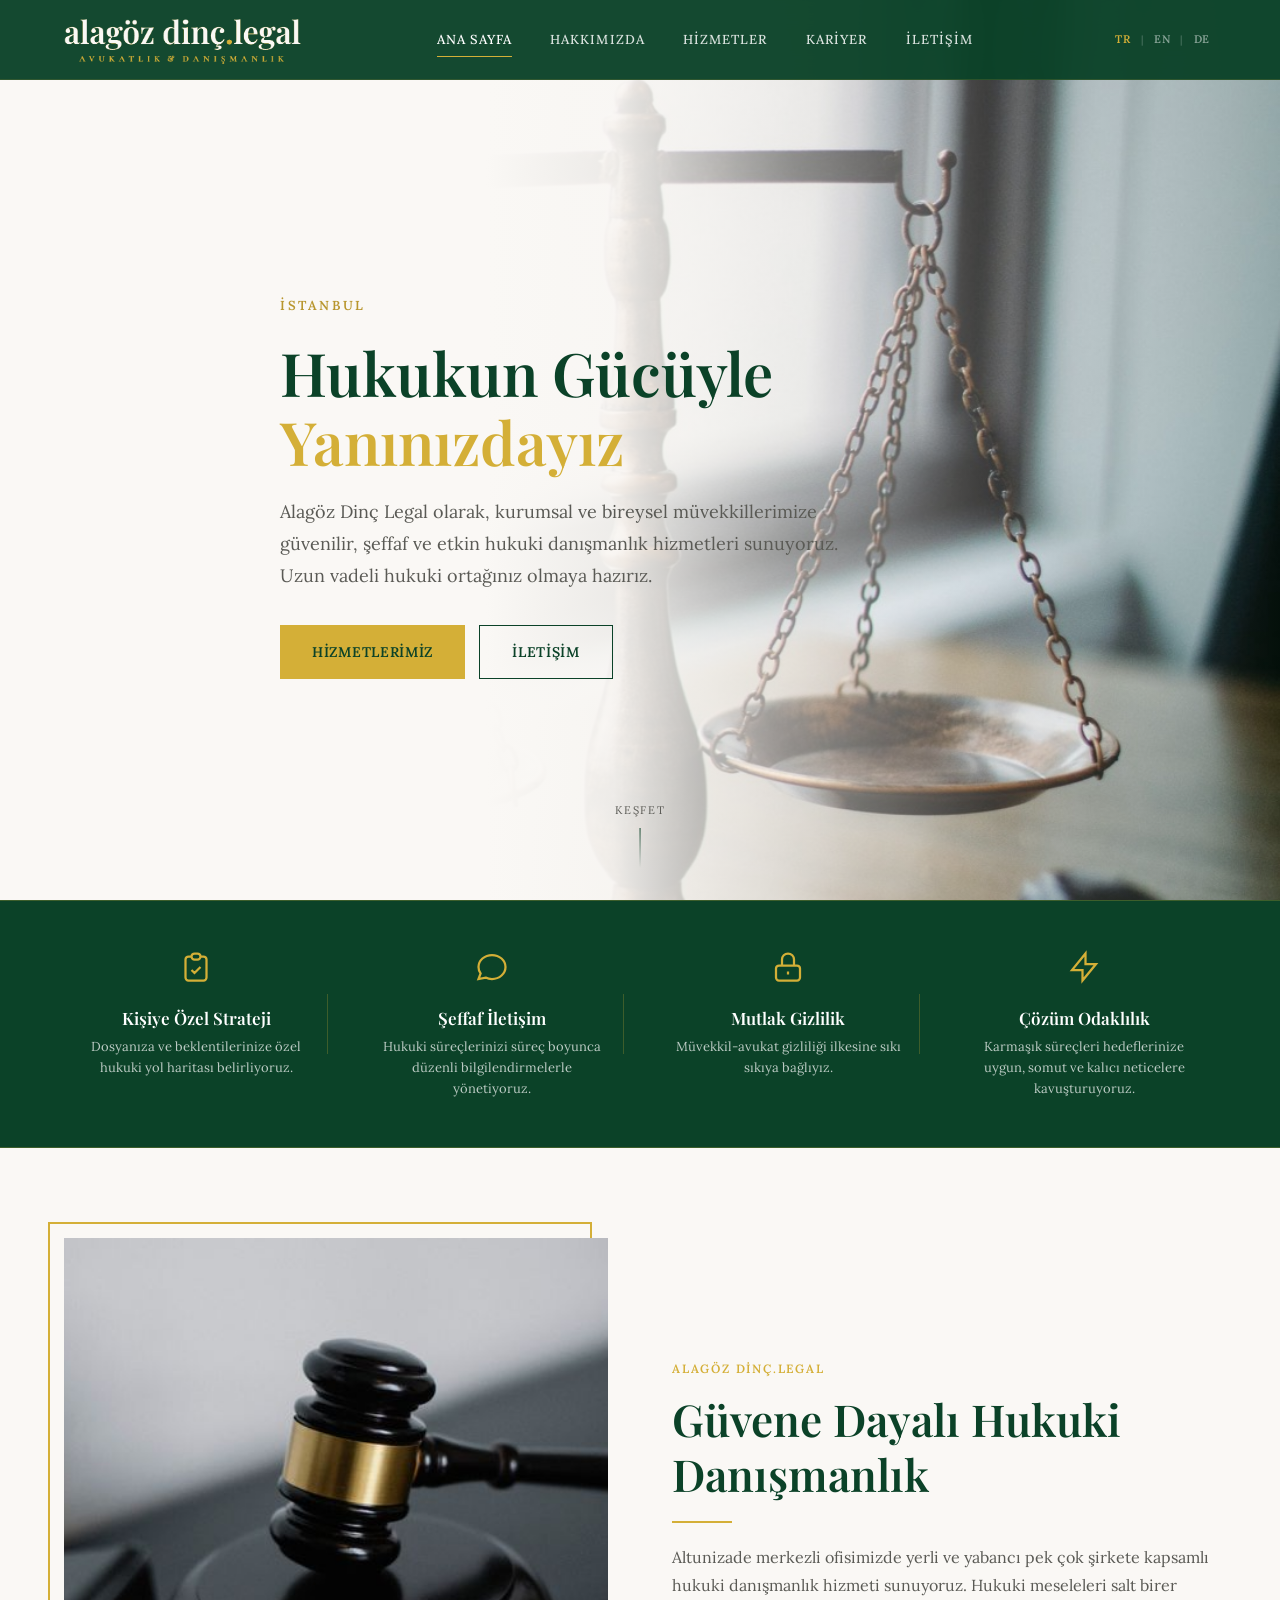
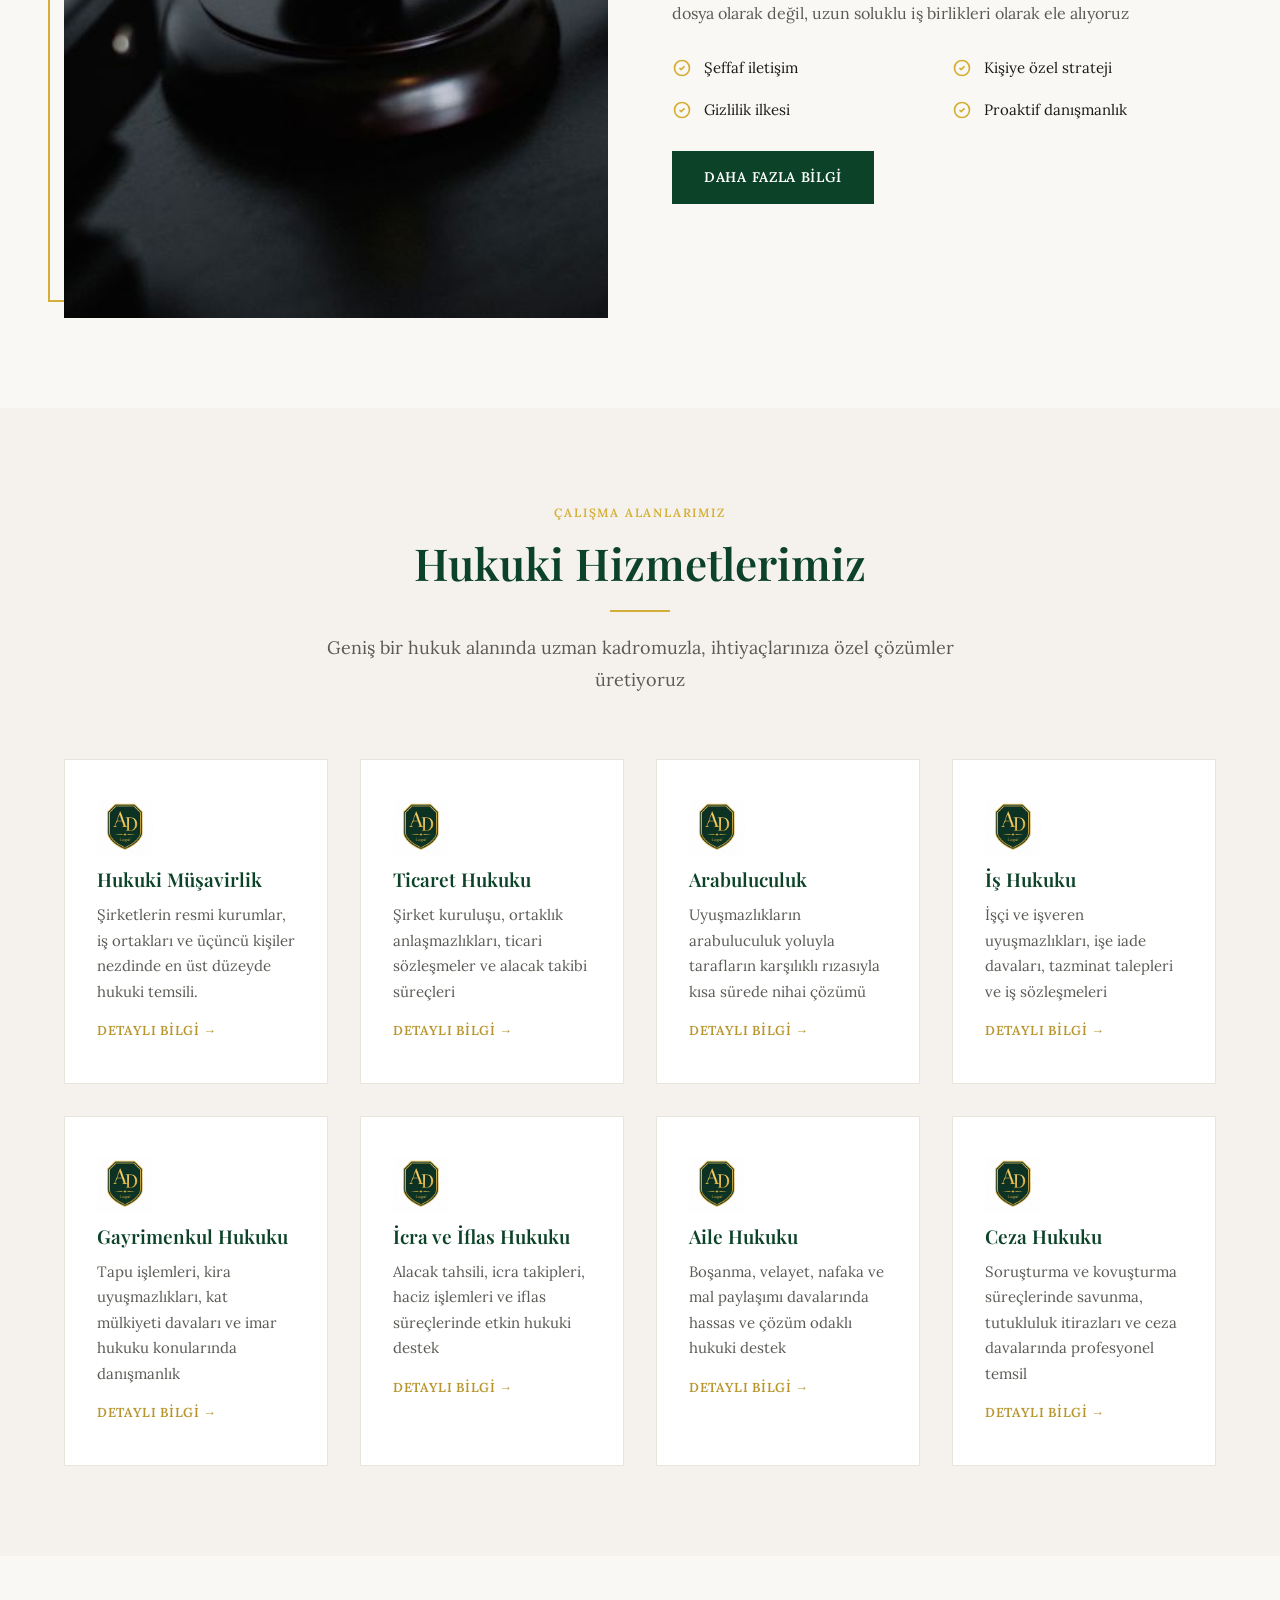
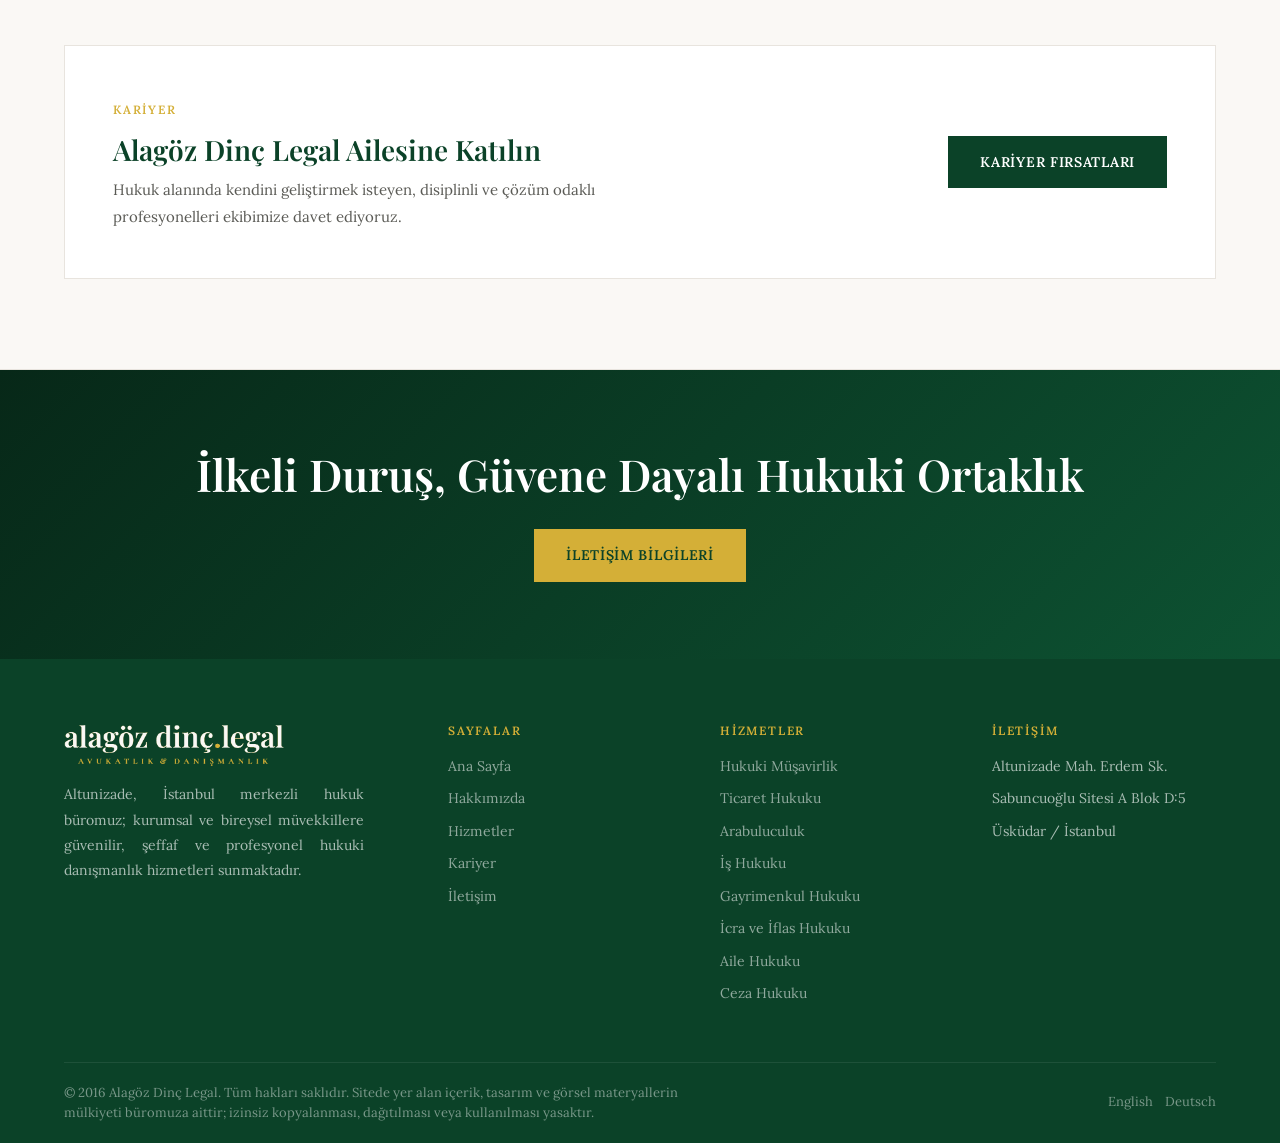
<file: index.html>
<!DOCTYPE html>
<html lang="tr">
<head>
  <meta charset="UTF-8">
  <meta name="viewport" content="width=device-width, initial-scale=1.0">
  <title>Alagöz Dinç Legal | İstanbul — Hukuki Müşavirlik ve Danışmanlık</title>
  <meta name="description" content="Alagöz Dinç Legal — İstanbul'da hukuki müşavirlik, ticaret hukuku, arabuluculuk ve iş hukuku alanlarında uzman avukatlık. Kurumsal ve bireysel müvekkillere güvenilir danışmanlık.">
  <meta name="keywords" content="Alagöz Dinç Legal, İstanbul avukat, hukuki müşavirlik, ticaret hukuku, arabuluculuk, iş hukuku, gayrimenkul hukuku, icra iflas, aile hukuku, ceza hukuku, hukuk bürosu">
  <meta name="author" content="Alagöz Dinç Legal">
  <meta name="robots" content="index, follow">
  <link rel="canonical" href="https://alagozdinc.legal/">
  <link rel="alternate" hreflang="tr" href="https://alagozdinc.legal/">
  <link rel="alternate" hreflang="en" href="https://alagozdinc.legal/en/">
  <link rel="alternate" hreflang="de" href="https://alagozdinc.legal/de/">
  <link rel="alternate" hreflang="x-default" href="https://alagozdinc.legal/">

  <meta property="og:type" content="website">
  <meta property="og:site_name" content="Alagöz Dinç Legal">
  <meta property="og:image" content="https://alagozdinc.legal/images/logo.png">
  <meta property="og:image:width" content="977">
  <meta property="og:image:height" content="245">
  <meta property="og:title" content="Alagöz Dinç Legal | İstanbul — Hukuki Müşavirlik ve Danışmanlık">
  <meta property="og:description" content="İstanbul'da hukuki müşavirlik, ticaret hukuku, arabuluculuk ve iş hukuku alanlarında profesyonel hukuki danışmanlık.">
  <meta property="og:url" content="https://alagozdinc.legal/">
  <meta property="og:locale" content="tr_TR">
  <meta property="og:locale:alternate" content="en_US">
  <meta property="og:locale:alternate" content="de_DE">
  <meta name="twitter:card" content="summary_large_image">
  <meta name="twitter:title" content="Alagöz Dinç Legal | İstanbul — Hukuki Müşavirlik ve Danışmanlık">
  <meta name="twitter:description" content="İstanbul'da hukuki müşavirlik, ticaret hukuku, arabuluculuk ve iş hukuku alanlarında profesyonel hukuki danışmanlık.">
  <meta name="twitter:image" content="https://alagozdinc.legal/images/logo.png">

  <link rel="preconnect" href="https://fonts.googleapis.com">
  <link rel="preconnect" href="https://fonts.gstatic.com" crossorigin>
  <link href="https://fonts.googleapis.com/css2?family=Lora:ital,wght@0,400;0,500;0,600;1,400&family=Playfair+Display:wght@600;700&display=swap" rel="stylesheet">
  <link rel="icon" href="favicon.svg" type="image/svg+xml">
  <link rel="icon" href="favicon-32.png" type="image/png" sizes="32x32">
  <link rel="icon" href="favicon-16.png" type="image/png" sizes="16x16">
  <link rel="apple-touch-icon" href="apple-touch-icon.png">
  <link rel="preload" as="image" href="images/hero.jpg">
  <link rel="stylesheet" href="css/main.css">

  <script type="application/ld+json">
  {
    "@context": "https://schema.org",
    "@type": "LegalService",
    "name": "Alagöz Dinç Legal",
    "url": "https://alagozdinc.legal",
    "description": "Altunizade, İstanbul merkezli kurumsal ve bireysel hukuki danışmanlık hizmetleri.",
    "address": {
      "@type": "PostalAddress",
      "streetAddress": "Altunizade Mah. Erdem Sk. Sabuncuoğlu Sitesi A Blok D:5",
      "addressLocality": "İstanbul",
      "addressRegion": "İstanbul",
      "addressCountry": "TR"
    },
    "areaServed": "İstanbul",
    "priceRange": "$$",
    "knowsAbout": [
      "Hukuki Müşavirlik",
      "Ticaret Hukuku",
      "Arabuluculuk",
      "İş Hukuku",
      "Gayrimenkul Hukuku",
      "İcra ve İflas Hukuku",
      "Aile Hukuku",
      "Ceza Hukuku"
    ],
    "hasOfferCatalog": {
      "@type": "OfferCatalog",
      "name": "Hukuki Hizmetler",
      "itemListElement": [
        {"@type": "Offer", "itemOffered": {"@type": "Service", "name": "Hukuki Müşavirlik", "url": "https://alagozdinc.legal/hizmetler.html#musavirlik"}},
        {"@type": "Offer", "itemOffered": {"@type": "Service", "name": "Ticaret Hukuku", "url": "https://alagozdinc.legal/hizmetler.html#ticaret"}},
        {"@type": "Offer", "itemOffered": {"@type": "Service", "name": "Arabuluculuk", "url": "https://alagozdinc.legal/hizmetler.html#arabuluculuk"}},
        {"@type": "Offer", "itemOffered": {"@type": "Service", "name": "İş Hukuku", "url": "https://alagozdinc.legal/hizmetler.html#is"}},
        {"@type": "Offer", "itemOffered": {"@type": "Service", "name": "Gayrimenkul Hukuku", "url": "https://alagozdinc.legal/hizmetler.html#gayrimenkul"}},
        {"@type": "Offer", "itemOffered": {"@type": "Service", "name": "İcra ve İflas Hukuku", "url": "https://alagozdinc.legal/hizmetler.html#icra"}},
        {"@type": "Offer", "itemOffered": {"@type": "Service", "name": "Aile Hukuku", "url": "https://alagozdinc.legal/hizmetler.html#aile"}},
        {"@type": "Offer", "itemOffered": {"@type": "Service", "name": "Ceza Hukuku", "url": "https://alagozdinc.legal/hizmetler.html#ceza"}}
      ]
    }
  }
  </script>
</head>
<body>

  <header class="site-header" role="banner">
    <div class="container header-inner">
      <a href="index.html" class="logo" aria-label="alagöz dinç.legal — Ana Sayfa">
        <img src="images/ad-logo-2-light.png" alt="alagöz dinç.legal — Avukatlık & Danışmanlık" class="logo-img" width="240" height="60" decoding="async">
      </a>
      <nav class="main-nav" role="navigation" aria-label="Ana menü">
        <a href="index.html" class="active">Ana Sayfa</a>
        <a href="hakkimizda.html">Hakkımızda</a>
        <a href="hizmetler.html">Hizmetler</a>
        <a href="kariyer.html">Kariyer</a>
        <a href="iletisim.html">İletişim</a>
      </nav>
      <div class="header-actions">
        <div class="lang-switch" aria-label="Dil seçimi">
          <a href="index.html" class="active" lang="tr">TR</a>
          <span class="sep">|</span>
          <a href="en/index.html" lang="en">EN</a>
          <span class="sep">|</span>
          <a href="de/index.html" lang="de">DE</a>
        </div>
        <button class="menu-toggle" aria-label="Menüyü aç/kapat" aria-expanded="false">
          <span></span><span></span><span></span>
        </button>
      </div>
    </div>
  </header>

  <main>
    <section class="hero hero-light" aria-label="Giriş">
      <div class="hero-bg" style="background-image: url('images/hero.jpg');" role="img" aria-label="Hukuk ve adalet temalı profesyonel görsel"></div>
      <video class="hero-video" data-src="videos/hero.mp4" poster="images/hero.jpg" muted loop playsinline preload="none" aria-hidden="true"></video>
      <div class="hero-overlay"></div>
      <div class="container hero-content">
        <p class="hero-label">İstanbul</p>
        <h1 class="hero-title">Hukukun Gücüyle<br><em>Yanınızdayız</em></h1>
        <p class="hero-desc">Alagöz Dinç Legal olarak, kurumsal ve bireysel müvekkillerimize güvenilir, şeffaf ve etkin hukuki danışmanlık hizmetleri sunuyoruz. Uzun vadeli hukuki ortağınız olmaya hazırız.</p>
        <div class="hero-actions">
          <a href="hizmetler.html" class="btn btn-primary">Hizmetlerimiz</a>
          <a href="iletisim.html" class="btn btn-outline-dark">İletişim</a>
        </div>
      </div>
      <div class="hero-scroll" aria-hidden="true">
        <span>Keşfet</span>
        <div class="hero-scroll-line"></div>
      </div>
    </section>

    <section class="principles-bar principles-bar-light" aria-label="Çalışma ilkelerimiz">
      <div class="container">
        <div class="principles-grid">
          <div class="principle-item">
            <svg class="principle-icon" viewBox="0 0 24 24" fill="none" stroke="currentColor" stroke-width="1.5" aria-hidden="true"><path d="M9 5H7a2 2 0 00-2 2v12a2 2 0 002 2h10a2 2 0 002-2V7a2 2 0 00-2-2h-2M9 5a2 2 0 002 2h2a2 2 0 002-2M9 5a2 2 0 012-2h2a2 2 0 012 2m-6 9l2 2 4-4"/></svg>
            <h2 class="principle-title">Kişiye Özel Strateji</h2>
            <p class="principle-desc">Dosyanıza ve beklentilerinize özel hukuki yol haritası belirliyoruz.</p>
          </div>
          <div class="principle-item">
            <svg class="principle-icon" viewBox="0 0 24 24" fill="none" stroke="currentColor" stroke-width="1.5" aria-hidden="true"><path d="M8 12h.01M12 12h.01M16 12h.01M21 12c0 4.418-4.03 8-9 8a9.863 9.863 0 01-4.255-.949L3 20l1.395-3.72C3.512 15.042 3 13.574 3 12c0-4.418 4.03-8 9-8s9 3.582 9 8z"/></svg>
            <h2 class="principle-title">Şeffaf İletişim</h2>
            <p class="principle-desc">Hukuki süreçlerinizi süreç boyunca düzenli bilgilendirmelerle yönetiyoruz.</p>
          </div>
          <div class="principle-item">
            <svg class="principle-icon" viewBox="0 0 24 24" fill="none" stroke="currentColor" stroke-width="1.5" aria-hidden="true"><path d="M12 15v2m-6 4h12a2 2 0 002-2v-6a2 2 0 00-2-2H6a2 2 0 00-2 2v6a2 2 0 002 2zm10-10V7a4 4 0 00-8 0v4h8z"/></svg>
            <h2 class="principle-title">Mutlak Gizlilik</h2>
            <p class="principle-desc">Müvekkil-avukat gizliliği ilkesine sıkı sıkıya bağlıyız.</p>
          </div>
          <div class="principle-item">
            <svg class="principle-icon" viewBox="0 0 24 24" fill="none" stroke="currentColor" stroke-width="1.5" aria-hidden="true"><path d="M13 10V3L4 14h7v7l9-11h-7z"/></svg>
            <h2 class="principle-title">Çözüm Odaklılık</h2>
            <p class="principle-desc">Karmaşık süreçleri hedeflerinize uygun, somut ve kalıcı neticelere kavuşturuyoruz.</p>
          </div>
        </div>
      </div>
    </section>

    <section class="section" aria-labelledby="about-heading">
      <div class="container">
        <div class="about-grid">
          <div class="about-image">
            <img src="images/about.jpg" alt="Alagöz Dinç Legal ofisi" width="600" height="750" loading="lazy">
          </div>
          <div class="about-content">
            <span class="section-label">alagöz dinç.legal</span>
            <h2 class="section-title" id="about-heading">Güvene Dayalı Hukuki Danışmanlık</h2>
            <div class="gold-line"></div>
            <p class="about-text">Altunizade merkezli ofisimizde yerli ve yabancı pek çok şirkete kapsamlı hukuki danışmanlık hizmeti sunuyoruz. Hukuki meseleleri salt birer dosya olarak değil, uzun soluklu iş birlikleri olarak ele alıyoruz</p>
            <div class="about-features">
              <div class="about-feature">
                <svg class="about-feature-icon" viewBox="0 0 24 24" fill="none" stroke="currentColor" stroke-width="2" aria-hidden="true"><path d="M9 12l2 2 4-4m6 2a9 9 0 11-18 0 9 9 0 0118 0z"/></svg>
                <span>Şeffaf iletişim</span>
              </div>
              <div class="about-feature">
                <svg class="about-feature-icon" viewBox="0 0 24 24" fill="none" stroke="currentColor" stroke-width="2" aria-hidden="true"><path d="M9 12l2 2 4-4m6 2a9 9 0 11-18 0 9 9 0 0118 0z"/></svg>
                <span>Kişiye özel strateji</span>
              </div>
              <div class="about-feature">
                <svg class="about-feature-icon" viewBox="0 0 24 24" fill="none" stroke="currentColor" stroke-width="2" aria-hidden="true"><path d="M9 12l2 2 4-4m6 2a9 9 0 11-18 0 9 9 0 0118 0z"/></svg>
                <span>Gizlilik ilkesi</span>
              </div>
              <div class="about-feature">
                <svg class="about-feature-icon" viewBox="0 0 24 24" fill="none" stroke="currentColor" stroke-width="2" aria-hidden="true"><path d="M9 12l2 2 4-4m6 2a9 9 0 11-18 0 9 9 0 0118 0z"/></svg>
                <span>Proaktif danışmanlık</span>
              </div>
            </div>
            <a href="hakkimizda.html" class="btn btn-dark">Daha Fazla Bilgi</a>
          </div>
        </div>
      </div>
    </section>

    <section class="section section-light" aria-labelledby="services-heading">
      <div class="container">
        <div class="section-header">
          <span class="section-label">Çalışma Alanlarımız</span>
          <h2 class="section-title" id="services-heading">Hukuki Hizmetlerimiz</h2>
          <div class="gold-line"></div>
          <p class="section-subtitle">Geniş bir hukuk alanında uzman kadromuzla, ihtiyaçlarınıza özel çözümler üretiyoruz</p>
        </div>
        <div class="services-grid">
          <article class="service-card">
            <div class="service-icon"><img src="images/ad_icon_3.jpeg" alt="" width="48" height="48" loading="lazy" decoding="async"></div>
            <h3>Hukuki Müşavirlik</h3>
            <p>Şirketlerin resmi kurumlar, iş ortakları ve üçüncü kişiler nezdinde en üst düzeyde hukuki temsili.</p>
            <a href="hizmetler.html#musavirlik" class="read-more">Detaylı Bilgi →</a>
          </article>
          <article class="service-card">
            <div class="service-icon"><img src="images/ad_icon_3.jpeg" alt="" width="48" height="48" loading="lazy" decoding="async"></div>
            <h3>Ticaret Hukuku</h3>
            <p>Şirket kuruluşu, ortaklık anlaşmazlıkları, ticari sözleşmeler ve alacak takibi süreçleri</p>
            <a href="hizmetler.html#ticaret" class="read-more">Detaylı Bilgi →</a>
          </article>
          <article class="service-card">
            <div class="service-icon"><img src="images/ad_icon_3.jpeg" alt="" width="48" height="48" loading="lazy" decoding="async"></div>
            <h3>Arabuluculuk</h3>
            <p>Uyuşmazlıkların arabuluculuk yoluyla tarafların karşılıklı rızasıyla kısa sürede nihai çözümü</p>
            <a href="hizmetler.html#arabuluculuk" class="read-more">Detaylı Bilgi →</a>
          </article>
          <article class="service-card">
            <div class="service-icon"><img src="images/ad_icon_3.jpeg" alt="" width="48" height="48" loading="lazy" decoding="async"></div>
            <h3>İş Hukuku</h3>
            <p>İşçi ve işveren uyuşmazlıkları, işe iade davaları, tazminat talepleri ve iş sözleşmeleri</p>
            <a href="hizmetler.html#is" class="read-more">Detaylı Bilgi →</a>
          </article>
          <article class="service-card">
            <div class="service-icon"><img src="images/ad_icon_3.jpeg" alt="" width="48" height="48" loading="lazy" decoding="async"></div>
            <h3>Gayrimenkul Hukuku</h3>
            <p>Tapu işlemleri, kira uyuşmazlıkları, kat mülkiyeti davaları ve imar hukuku konularında danışmanlık</p>
            <a href="hizmetler.html#gayrimenkul" class="read-more">Detaylı Bilgi →</a>
          </article>
          <article class="service-card">
            <div class="service-icon"><img src="images/ad_icon_3.jpeg" alt="" width="48" height="48" loading="lazy" decoding="async"></div>
            <h3>İcra ve İflas Hukuku</h3>
            <p>Alacak tahsili, icra takipleri, haciz işlemleri ve iflas süreçlerinde etkin hukuki destek</p>
            <a href="hizmetler.html#icra" class="read-more">Detaylı Bilgi →</a>
          </article>
          <article class="service-card">
            <div class="service-icon"><img src="images/ad_icon_3.jpeg" alt="" width="48" height="48" loading="lazy" decoding="async"></div>
            <h3>Aile Hukuku</h3>
            <p>Boşanma, velayet, nafaka ve mal paylaşımı davalarında hassas ve çözüm odaklı hukuki destek</p>
            <a href="hizmetler.html#aile" class="read-more">Detaylı Bilgi →</a>
          </article>
          <article class="service-card">
            <div class="service-icon"><img src="images/ad_icon_3.jpeg" alt="" width="48" height="48" loading="lazy" decoding="async"></div>
            <h3>Ceza Hukuku</h3>
            <p>Soruşturma ve kovuşturma süreçlerinde savunma, tutukluluk itirazları ve ceza davalarında profesyonel temsil</p>
            <a href="hizmetler.html#ceza" class="read-more">Detaylı Bilgi →</a>
          </article>
        </div>
      </div>
    </section>

    <section class="section" aria-labelledby="career-teaser-heading">
      <div class="container">
        <div class="home-career-teaser">
          <div>
            <span class="section-label">Kariyer</span>
            <h2 class="section-title" id="career-teaser-heading">Alagöz Dinç Legal Ailesine Katılın</h2>
            <p>Hukuk alanında kendini geliştirmek isteyen, disiplinli ve çözüm odaklı profesyonelleri ekibimize davet ediyoruz.</p>
          </div>
          <a href="kariyer.html" class="btn btn-dark">Kariyer Fırsatları</a>
        </div>
      </div>
    </section>

    <section class="cta-banner cta-banner-light" aria-labelledby="cta-heading">
      <div class="container">
        <h2 class="section-title" id="cta-heading">İlkeli Duruş, Güvene Dayalı Hukuki Ortaklık</h2>
        <p></p>
        <a href="iletisim.html" class="btn btn-primary">İletişim Bilgileri</a>
      </div>
    </section>
  </main>

  <footer class="site-footer" role="contentinfo">
    <div class="container">
      <div class="footer-grid">
        <div class="footer-brand">
          <img src="images/ad-logo-2-light.png" alt="alagöz dinç.legal — Avukatlık & Danışmanlık" class="footer-logo-img" width="240" height="60" loading="lazy" decoding="async">
          <p>Altunizade, İstanbul merkezli hukuk büromuz; kurumsal ve bireysel müvekkillere güvenilir, şeffaf ve profesyonel hukuki danışmanlık hizmetleri sunmaktadır.</p>
        </div>
        <div class="footer-col">
          <h4>Sayfalar</h4>
          <ul>
            <li><a href="index.html">Ana Sayfa</a></li>
            <li><a href="hakkimizda.html">Hakkımızda</a></li>
            <li><a href="hizmetler.html">Hizmetler</a></li>
            <li><a href="kariyer.html">Kariyer</a></li>
            <li><a href="iletisim.html">İletişim</a></li>
          </ul>
        </div>
        <div class="footer-col">
          <h4>Hizmetler</h4>
          <ul>
            <li><a href="hizmetler.html#musavirlik">Hukuki Müşavirlik</a></li>
            <li><a href="hizmetler.html#ticaret">Ticaret Hukuku</a></li>
            <li><a href="hizmetler.html#arabuluculuk">Arabuluculuk</a></li>
            <li><a href="hizmetler.html#is">İş Hukuku</a></li>
            <li><a href="hizmetler.html#gayrimenkul">Gayrimenkul Hukuku</a></li>
            <li><a href="hizmetler.html#icra">İcra ve İflas Hukuku</a></li>
            <li><a href="hizmetler.html#aile">Aile Hukuku</a></li>
            <li><a href="hizmetler.html#ceza">Ceza Hukuku</a></li>
          </ul>
        </div>
        <div class="footer-col">
          <h4>İletişim</h4>
          <ul>
            <li>Altunizade Mah. Erdem Sk.</li>
            <li>Sabuncuoğlu Sitesi A Blok D:5</li>
            <li>Üsküdar / İstanbul</li>
          </ul>
        </div>
      </div>
      <div class="footer-bottom">
        <span>&copy; 2016 Alagöz Dinç Legal. Tüm hakları saklıdır. Sitede yer alan içerik, tasarım ve görsel materyallerin mülkiyeti büromuza aittir; izinsiz kopyalanması, dağıtılması veya kullanılması yasaktır.</span>
        <div class="footer-langs">
          <a href="en/index.html" lang="en">English</a>
          <a href="de/index.html" lang="de">Deutsch</a>
        </div>
      </div>
    </div>
  </footer>

  <script src="js/main.js" defer></script>
</body>
</html>
</file>
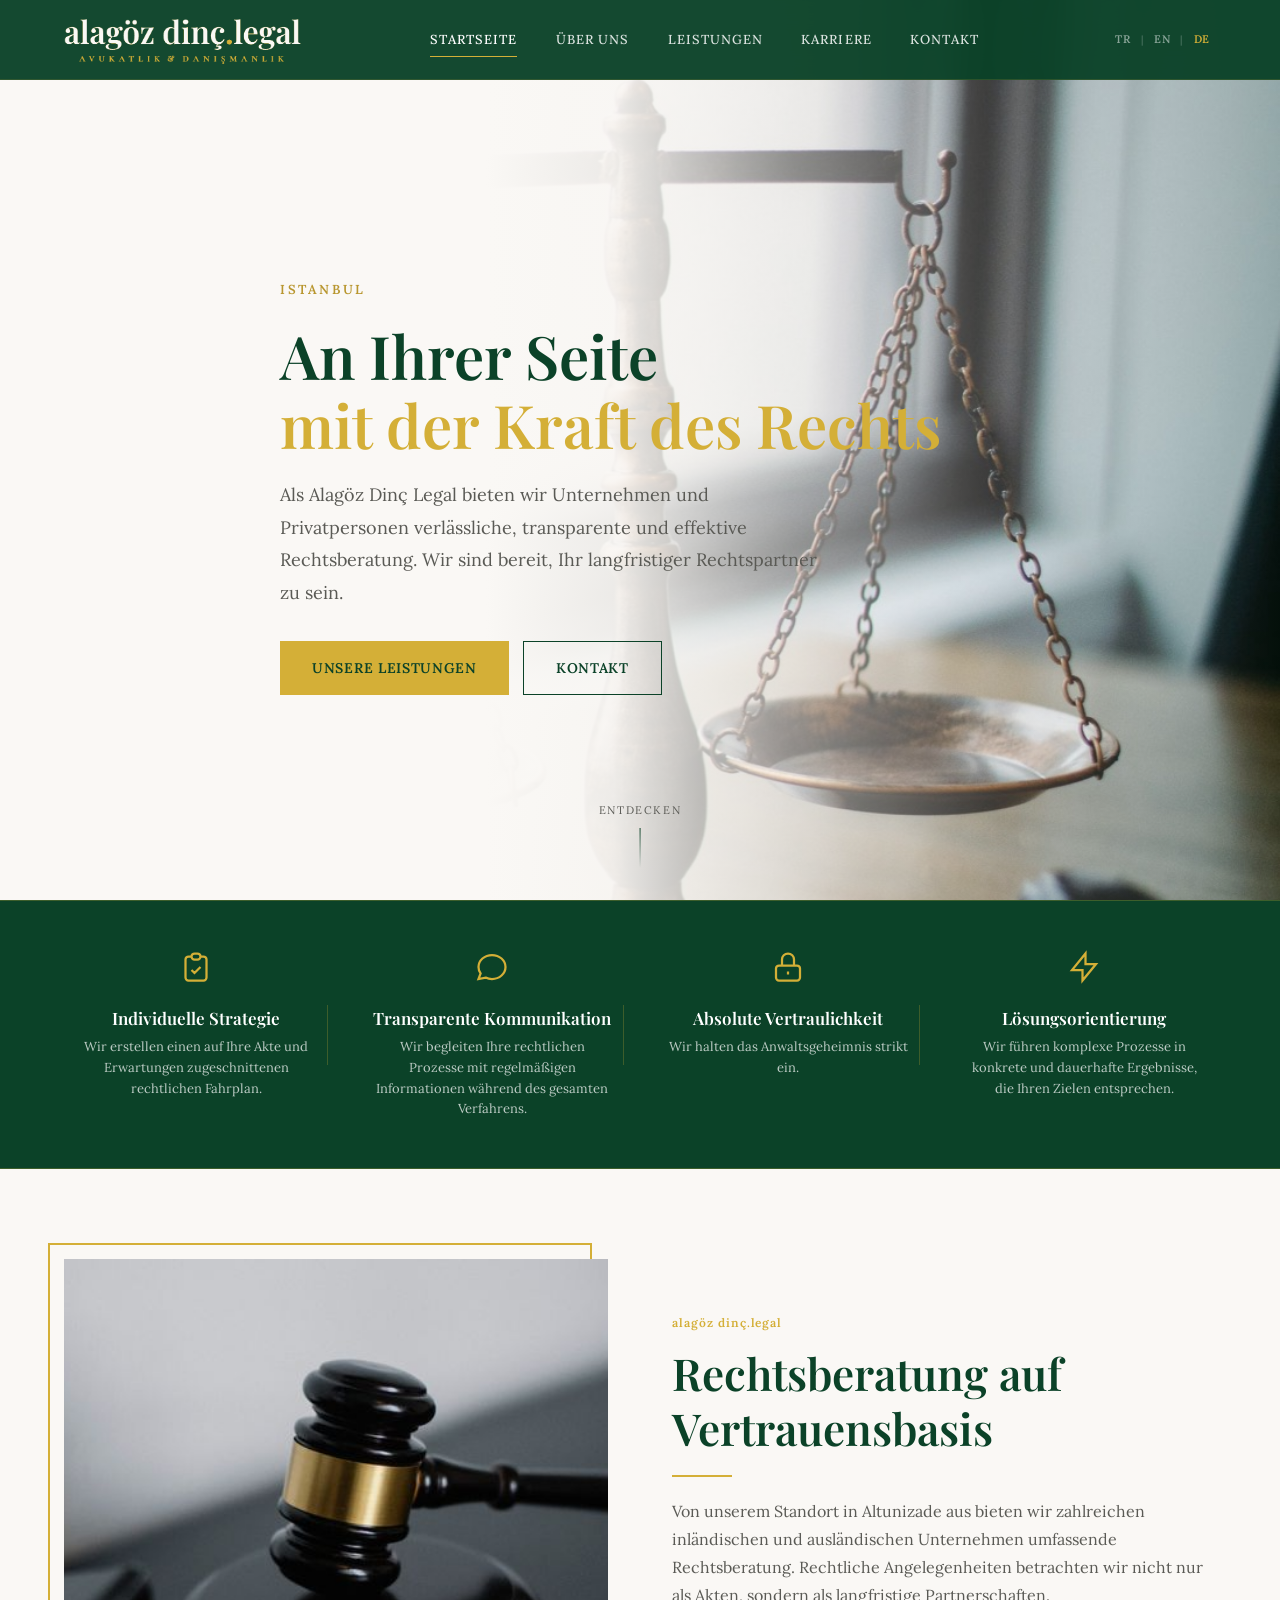
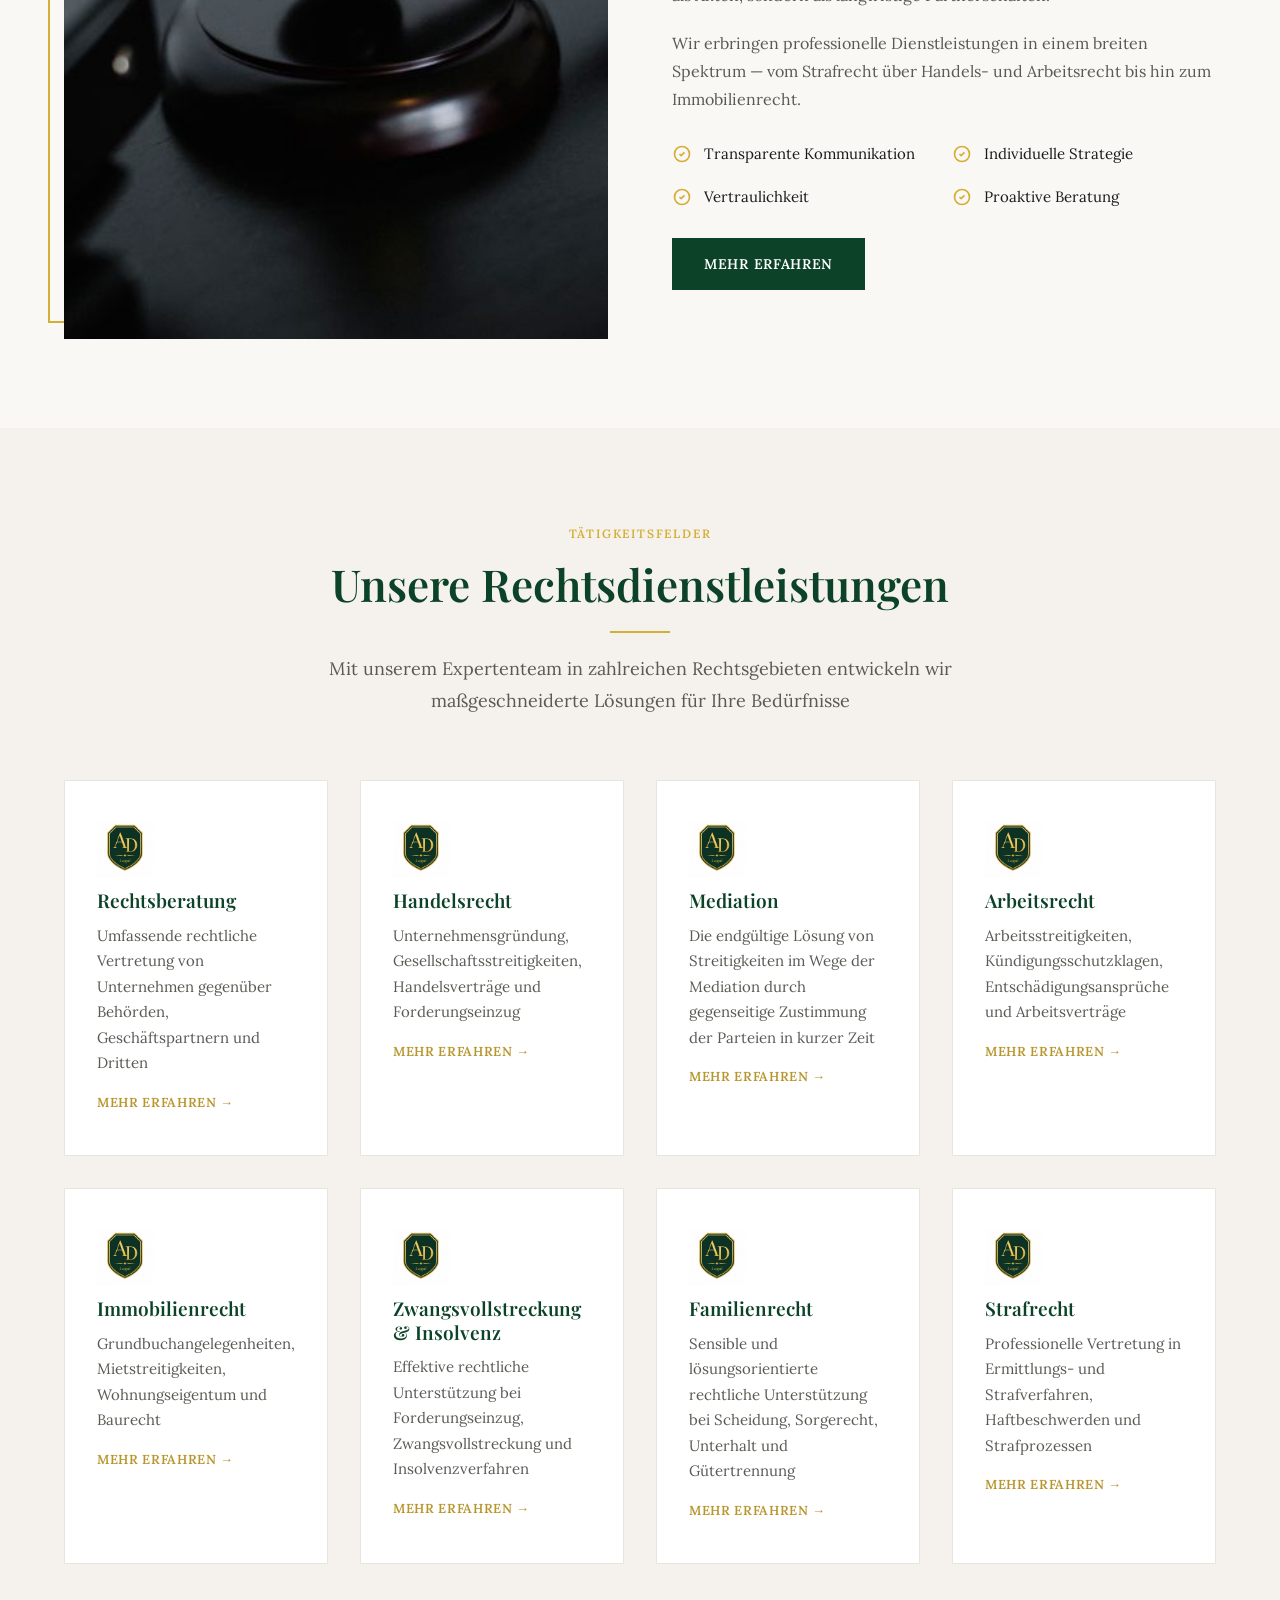
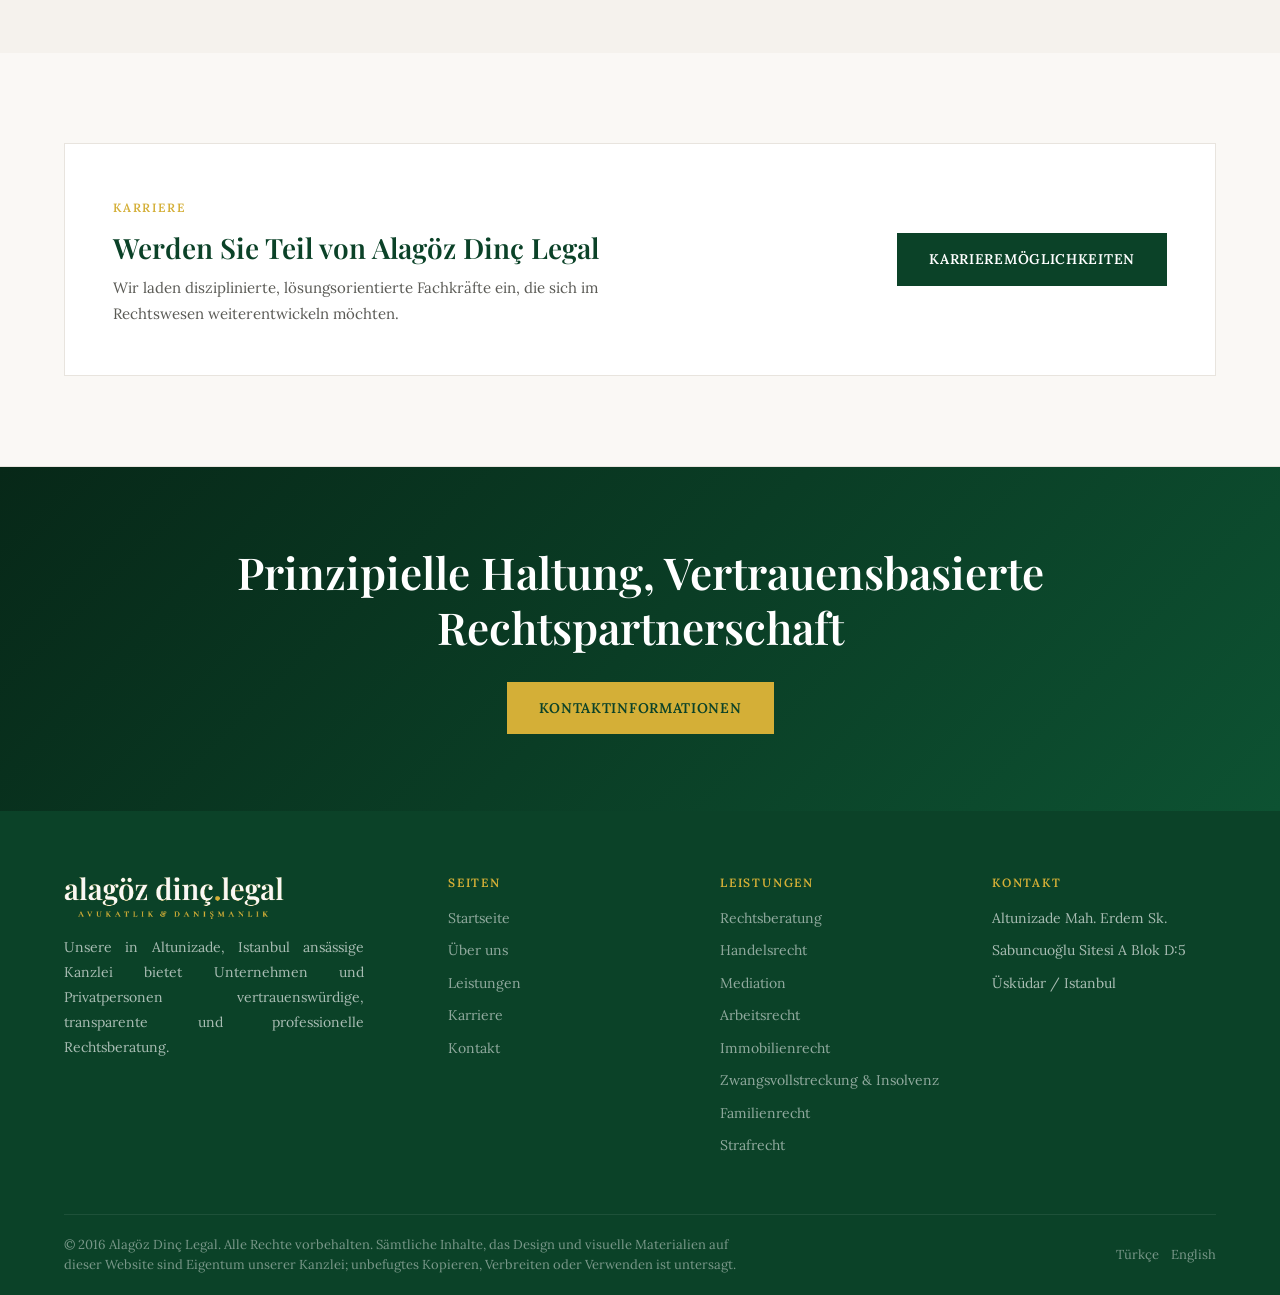
<file: de/index.html>
<!DOCTYPE html>
<html lang="de">
<head>
  <meta charset="UTF-8">
  <meta name="viewport" content="width=device-width, initial-scale=1.0">
  <title>Alagöz Dinç Legal | Istanbul — Rechtsberatung und Anwaltskanzlei</title>
  <meta name="description" content="Alagöz Dinç Legal — Rechtsberatung, Handelsrecht, Mediation und Arbeitsrecht in Istanbul. Vertrauenswürdige Rechtsberatung für Unternehmen und Privatpersonen.">
  <meta name="keywords" content="Alagöz Dinç Legal, Istanbul Anwalt, Rechtsberatung, Handelsrecht, Mediation, Arbeitsrecht, Immobilienrecht, Zwangsvollstreckung, Familienrecht, Strafrecht, Kanzlei">
  <meta name="author" content="Alagöz Dinç Legal">
  <meta name="robots" content="index, follow">
  <link rel="canonical" href="https://alagozdinc.legal/de/">
  <link rel="alternate" hreflang="tr" href="https://alagozdinc.legal/">
  <link rel="alternate" hreflang="en" href="https://alagozdinc.legal/en/">
  <link rel="alternate" hreflang="de" href="https://alagozdinc.legal/de/">
  <link rel="alternate" hreflang="x-default" href="https://alagozdinc.legal/">

  <meta property="og:type" content="website">
  <meta property="og:site_name" content="Alagöz Dinç Legal">
  <meta property="og:image" content="https://alagozdinc.legal/images/logo.png">
  <meta property="og:image:width" content="977">
  <meta property="og:image:height" content="245">
  <meta property="og:title" content="Alagöz Dinç Legal | Istanbul — Rechtsberatung und Anwaltskanzlei">
  <meta property="og:description" content="Rechtsberatung, Handelsrecht, Mediation und Arbeitsrecht in Istanbul für Unternehmen und Privatpersonen.">
  <meta property="og:url" content="https://alagozdinc.legal/de/">
  <meta property="og:locale" content="de_DE">
  <meta property="og:locale:alternate" content="tr_TR">
  <meta property="og:locale:alternate" content="en_US">
  <meta name="twitter:card" content="summary_large_image">
  <meta name="twitter:title" content="Alagöz Dinç Legal | Istanbul — Rechtsberatung und Anwaltskanzlei">
  <meta name="twitter:description" content="Rechtsberatung, Handelsrecht, Mediation und Arbeitsrecht in Istanbul für Unternehmen und Privatpersonen.">
  <meta name="twitter:image" content="https://alagozdinc.legal/images/logo.png">

  <link rel="preconnect" href="https://fonts.googleapis.com">
  <link rel="preconnect" href="https://fonts.gstatic.com" crossorigin>
  <link href="https://fonts.googleapis.com/css2?family=Lora:ital,wght@0,400;0,500;0,600;1,400&family=Playfair+Display:wght@600;700&display=swap" rel="stylesheet">
  <link rel="icon" href="../favicon.svg" type="image/svg+xml">
  <link rel="icon" href="../favicon-32.png" type="image/png" sizes="32x32">
  <link rel="icon" href="../favicon-16.png" type="image/png" sizes="16x16">
  <link rel="apple-touch-icon" href="../apple-touch-icon.png">
  <link rel="preload" as="image" href="../images/hero.jpg">
  <link rel="stylesheet" href="../css/main.css">
</head>
<body>

  <header class="site-header" role="banner">
    <div class="container header-inner">
      <a href="index.html" class="logo" aria-label="alagöz dinç.legal — Startseite">
        <img src="../images/ad-logo-2-light.png" alt="alagöz dinç.legal — Avukatlık & Danışmanlık" class="logo-img" width="240" height="60" decoding="async">
      </a>
      <nav class="main-nav" role="navigation" aria-label="Hauptmenü">
        <a href="index.html" class="active">Startseite</a>
        <a href="ueber-uns.html">Über uns</a>
        <a href="leistungen.html">Leistungen</a>
        <a href="karriere.html">Karriere</a>
        <a href="kontakt.html">Kontakt</a>
      </nav>
      <div class="header-actions">
        <div class="lang-switch" aria-label="Sprachauswahl">
          <a href="../index.html" lang="tr">TR</a>
          <span class="sep">|</span>
          <a href="../en/index.html" lang="en">EN</a>
          <span class="sep">|</span>
          <a href="index.html" class="active" lang="de">DE</a>
        </div>
        <button class="menu-toggle" aria-label="Menü öffnen/schließen" aria-expanded="false">
          <span></span><span></span><span></span>
        </button>
      </div>
    </div>
  </header>

  <main>
    <section class="hero hero-light" aria-label="Einführung">
      <div class="hero-bg" style="background-image: url('../images/hero.jpg');" role="img" aria-label="Professionelles Bild zum Thema Recht und Gerechtigkeit"></div>
      <video class="hero-video" data-src="../videos/hero.mp4" poster="../images/hero.jpg" muted loop playsinline preload="none" aria-hidden="true"></video>
      <div class="hero-overlay"></div>
      <div class="container hero-content">
        <p class="hero-label">Istanbul</p>
        <h1 class="hero-title">An Ihrer Seite<br><em>mit der Kraft des Rechts</em></h1>
        <p class="hero-desc">Als Alagöz Dinç Legal bieten wir Unternehmen und Privatpersonen verlässliche, transparente und effektive Rechtsberatung. Wir sind bereit, Ihr langfristiger Rechtspartner zu sein.</p>
        <div class="hero-actions">
          <a href="leistungen.html" class="btn btn-primary">Unsere Leistungen</a>
          <a href="kontakt.html" class="btn btn-outline-dark">Kontakt</a>
        </div>
      </div>
      <div class="hero-scroll" aria-hidden="true">
        <span>Entdecken</span>
        <div class="hero-scroll-line"></div>
      </div>
    </section>

    <section class="principles-bar principles-bar-light" aria-label="Unsere Grundsätze">
      <div class="container">
        <div class="principles-grid">
          <div class="principle-item">
            <svg class="principle-icon" viewBox="0 0 24 24" fill="none" stroke="currentColor" stroke-width="1.5" aria-hidden="true"><path d="M9 5H7a2 2 0 00-2 2v12a2 2 0 002 2h10a2 2 0 002-2V7a2 2 0 00-2-2h-2M9 5a2 2 0 002 2h2a2 2 0 002-2M9 5a2 2 0 012-2h2a2 2 0 012 2m-6 9l2 2 4-4"/></svg>
            <h2 class="principle-title">Individuelle Strategie</h2>
            <p class="principle-desc">Wir erstellen einen auf Ihre Akte und Erwartungen zugeschnittenen rechtlichen Fahrplan.</p>
          </div>
          <div class="principle-item">
            <svg class="principle-icon" viewBox="0 0 24 24" fill="none" stroke="currentColor" stroke-width="1.5" aria-hidden="true"><path d="M8 12h.01M12 12h.01M16 12h.01M21 12c0 4.418-4.03 8-9 8a9.863 9.863 0 01-4.255-.949L3 20l1.395-3.72C3.512 15.042 3 13.574 3 12c0-4.418 4.03-8 9-8s9 3.582 9 8z"/></svg>
            <h2 class="principle-title">Transparente Kommunikation</h2>
            <p class="principle-desc">Wir begleiten Ihre rechtlichen Prozesse mit regelmäßigen Informationen während des gesamten Verfahrens.</p>
          </div>
          <div class="principle-item">
            <svg class="principle-icon" viewBox="0 0 24 24" fill="none" stroke="currentColor" stroke-width="1.5" aria-hidden="true"><path d="M12 15v2m-6 4h12a2 2 0 002-2v-6a2 2 0 00-2-2H6a2 2 0 00-2 2v6a2 2 0 002 2zm10-10V7a4 4 0 00-8 0v4h8z"/></svg>
            <h2 class="principle-title">Absolute Vertraulichkeit</h2>
            <p class="principle-desc">Wir halten das Anwaltsgeheimnis strikt ein.</p>
          </div>
          <div class="principle-item">
            <svg class="principle-icon" viewBox="0 0 24 24" fill="none" stroke="currentColor" stroke-width="1.5" aria-hidden="true"><path d="M13 10V3L4 14h7v7l9-11h-7z"/></svg>
            <h2 class="principle-title">Lösungsorientierung</h2>
            <p class="principle-desc">Wir führen komplexe Prozesse in konkrete und dauerhafte Ergebnisse, die Ihren Zielen entsprechen.</p>
          </div>
        </div>
      </div>
    </section>

    <section class="section" aria-labelledby="about-heading">
      <div class="container">
        <div class="about-grid">
          <div class="about-image">
            <img src="../images/about.jpg" alt="Alagöz Dinç Legal Kanzlei" width="600" height="750" loading="lazy">
          </div>
          <div class="about-content">
            <span class="section-label section-label-brand">alagöz dinç.legal</span>
            <h2 class="section-title" id="about-heading">Rechtsberatung auf Vertrauensbasis</h2>
            <div class="gold-line"></div>
            <p class="about-text">Von unserem Standort in Altunizade aus bieten wir zahlreichen inländischen und ausländischen Unternehmen umfassende Rechtsberatung. Rechtliche Angelegenheiten betrachten wir nicht nur als Akten, sondern als langfristige Partnerschaften.</p>
            <p class="about-text">Wir erbringen professionelle Dienstleistungen in einem breiten Spektrum — vom Strafrecht über Handels- und Arbeitsrecht bis hin zum Immobilienrecht.</p>
            <div class="about-features">
              <div class="about-feature">
                <svg class="about-feature-icon" viewBox="0 0 24 24" fill="none" stroke="currentColor" stroke-width="2" aria-hidden="true"><path d="M9 12l2 2 4-4m6 2a9 9 0 11-18 0 9 9 0 0118 0z"/></svg>
                <span>Transparente Kommunikation</span>
              </div>
              <div class="about-feature">
                <svg class="about-feature-icon" viewBox="0 0 24 24" fill="none" stroke="currentColor" stroke-width="2" aria-hidden="true"><path d="M9 12l2 2 4-4m6 2a9 9 0 11-18 0 9 9 0 0118 0z"/></svg>
                <span>Individuelle Strategie</span>
              </div>
              <div class="about-feature">
                <svg class="about-feature-icon" viewBox="0 0 24 24" fill="none" stroke="currentColor" stroke-width="2" aria-hidden="true"><path d="M9 12l2 2 4-4m6 2a9 9 0 11-18 0 9 9 0 0118 0z"/></svg>
                <span>Vertraulichkeit</span>
              </div>
              <div class="about-feature">
                <svg class="about-feature-icon" viewBox="0 0 24 24" fill="none" stroke="currentColor" stroke-width="2" aria-hidden="true"><path d="M9 12l2 2 4-4m6 2a9 9 0 11-18 0 9 9 0 0118 0z"/></svg>
                <span>Proaktive Beratung</span>
              </div>
            </div>
            <a href="ueber-uns.html" class="btn btn-dark">Mehr erfahren</a>
          </div>
        </div>
      </div>
    </section>

    <section class="section section-light" aria-labelledby="services-heading">
      <div class="container">
        <div class="section-header">
          <span class="section-label">Tätigkeitsfelder</span>
          <h2 class="section-title" id="services-heading">Unsere Rechtsdienstleistungen</h2>
          <div class="gold-line"></div>
          <p class="section-subtitle">Mit unserem Expertenteam in zahlreichen Rechtsgebieten entwickeln wir maßgeschneiderte Lösungen für Ihre Bedürfnisse</p>
        </div>
        <div class="services-grid">
          <article class="service-card">
            <div class="service-icon"><img src="../images/ad_icon_3.jpeg" alt="" width="48" height="48" loading="lazy" decoding="async"></div>
            <h3>Rechtsberatung</h3>
            <p>Umfassende rechtliche Vertretung von Unternehmen gegenüber Behörden, Geschäftspartnern und Dritten</p>
            <a href="leistungen.html#rechtsberatung" class="read-more">Mehr erfahren →</a>
          </article>
          <article class="service-card">
            <div class="service-icon"><img src="../images/ad_icon_3.jpeg" alt="" width="48" height="48" loading="lazy" decoding="async"></div>
            <h3>Handelsrecht</h3>
            <p>Unternehmensgründung, Gesellschaftsstreitigkeiten, Handelsverträge und Forderungseinzug</p>
            <a href="leistungen.html#handelsrecht" class="read-more">Mehr erfahren →</a>
          </article>
          <article class="service-card">
            <div class="service-icon"><img src="../images/ad_icon_3.jpeg" alt="" width="48" height="48" loading="lazy" decoding="async"></div>
            <h3>Mediation</h3>
            <p>Die endgültige Lösung von Streitigkeiten im Wege der Mediation durch gegenseitige Zustimmung der Parteien in kurzer Zeit</p>
            <a href="leistungen.html#mediation" class="read-more">Mehr erfahren →</a>
          </article>
          <article class="service-card">
            <div class="service-icon"><img src="../images/ad_icon_3.jpeg" alt="" width="48" height="48" loading="lazy" decoding="async"></div>
            <h3>Arbeitsrecht</h3>
            <p>Arbeitsstreitigkeiten, Kündigungsschutzklagen, Entschädigungsansprüche und Arbeitsverträge</p>
            <a href="leistungen.html#arbeitsrecht" class="read-more">Mehr erfahren →</a>
          </article>
          <article class="service-card">
            <div class="service-icon"><img src="../images/ad_icon_3.jpeg" alt="" width="48" height="48" loading="lazy" decoding="async"></div>
            <h3>Immobilienrecht</h3>
            <p>Grundbuchangelegenheiten, Mietstreitigkeiten, Wohnungseigentum und Baurecht</p>
            <a href="leistungen.html#immobilienrecht" class="read-more">Mehr erfahren →</a>
          </article>
          <article class="service-card">
            <div class="service-icon"><img src="../images/ad_icon_3.jpeg" alt="" width="48" height="48" loading="lazy" decoding="async"></div>
            <h3>Zwangsvollstreckung &amp; Insolvenz</h3>
            <p>Effektive rechtliche Unterstützung bei Forderungseinzug, Zwangsvollstreckung und Insolvenzverfahren</p>
            <a href="leistungen.html#vollstreckung" class="read-more">Mehr erfahren →</a>
          </article>
          <article class="service-card">
            <div class="service-icon"><img src="../images/ad_icon_3.jpeg" alt="" width="48" height="48" loading="lazy" decoding="async"></div>
            <h3>Familienrecht</h3>
            <p>Sensible und lösungsorientierte rechtliche Unterstützung bei Scheidung, Sorgerecht, Unterhalt und Gütertrennung</p>
            <a href="leistungen.html#familienrecht" class="read-more">Mehr erfahren →</a>
          </article>
          <article class="service-card">
            <div class="service-icon"><img src="../images/ad_icon_3.jpeg" alt="" width="48" height="48" loading="lazy" decoding="async"></div>
            <h3>Strafrecht</h3>
            <p>Professionelle Vertretung in Ermittlungs- und Strafverfahren, Haftbeschwerden und Strafprozessen</p>
            <a href="leistungen.html#strafrecht" class="read-more">Mehr erfahren →</a>
          </article>
        </div>
      </div>
    </section>

    <section class="section" aria-labelledby="career-teaser-heading">
      <div class="container">
        <div class="home-career-teaser">
          <div>
            <span class="section-label">Karriere</span>
            <h2 class="section-title" id="career-teaser-heading">Werden Sie Teil von Alagöz Dinç Legal</h2>
            <p>Wir laden disziplinierte, lösungsorientierte Fachkräfte ein, die sich im Rechtswesen weiterentwickeln möchten.</p>
          </div>
          <a href="karriere.html" class="btn btn-dark">Karrieremöglichkeiten</a>
        </div>
      </div>
    </section>

    <section class="cta-banner cta-banner-light" aria-labelledby="cta-heading">
      <div class="container">
        <h2 class="section-title" id="cta-heading">Prinzipielle Haltung, Vertrauensbasierte Rechtspartnerschaft</h2>
        <p></p>
        <a href="kontakt.html" class="btn btn-primary">Kontaktinformationen</a>
      </div>
    </section>
  </main>

  <footer class="site-footer" role="contentinfo">
    <div class="container">
      <div class="footer-grid">
        <div class="footer-brand">
          <img src="../images/ad-logo-2-light.png" alt="alagöz dinç.legal — Avukatlık & Danışmanlık" class="footer-logo-img" width="240" height="60" loading="lazy" decoding="async">
          <p>Unsere in Altunizade, Istanbul ansässige Kanzlei bietet Unternehmen und Privatpersonen vertrauenswürdige, transparente und professionelle Rechtsberatung.</p>
        </div>
        <div class="footer-col">
          <h4>Seiten</h4>
          <ul>
            <li><a href="index.html">Startseite</a></li>
            <li><a href="ueber-uns.html">Über uns</a></li>
            <li><a href="leistungen.html">Leistungen</a></li>
            <li><a href="karriere.html">Karriere</a></li>
            <li><a href="kontakt.html">Kontakt</a></li>
          </ul>
        </div>
        <div class="footer-col">
          <h4>Leistungen</h4>
          <ul>
            <li><a href="leistungen.html#rechtsberatung">Rechtsberatung</a></li>
            <li><a href="leistungen.html#handelsrecht">Handelsrecht</a></li>
            <li><a href="leistungen.html#mediation">Mediation</a></li>
            <li><a href="leistungen.html#arbeitsrecht">Arbeitsrecht</a></li>
            <li><a href="leistungen.html#immobilienrecht">Immobilienrecht</a></li>
            <li><a href="leistungen.html#vollstreckung">Zwangsvollstreckung &amp; Insolvenz</a></li>
            <li><a href="leistungen.html#familienrecht">Familienrecht</a></li>
            <li><a href="leistungen.html#strafrecht">Strafrecht</a></li>
          </ul>
        </div>
        <div class="footer-col">
          <h4>Kontakt</h4>
          <ul>
            <li>Altunizade Mah. Erdem Sk.</li>
            <li>Sabuncuoğlu Sitesi A Blok D:5</li>
            <li>Üsküdar / Istanbul</li>
          </ul>
        </div>
      </div>
      <div class="footer-bottom">
        <span>&copy; 2016 Alagöz Dinç Legal. Alle Rechte vorbehalten. Sämtliche Inhalte, das Design und visuelle Materialien auf dieser Website sind Eigentum unserer Kanzlei; unbefugtes Kopieren, Verbreiten oder Verwenden ist untersagt.</span>
        <div class="footer-langs">
          <a href="../index.html" lang="tr">Türkçe</a>
          <a href="../en/index.html" lang="en">English</a>
        </div>
      </div>
    </div>
  </footer>

  <script src="../js/main.js" defer></script>
</body>
</html>
</file>
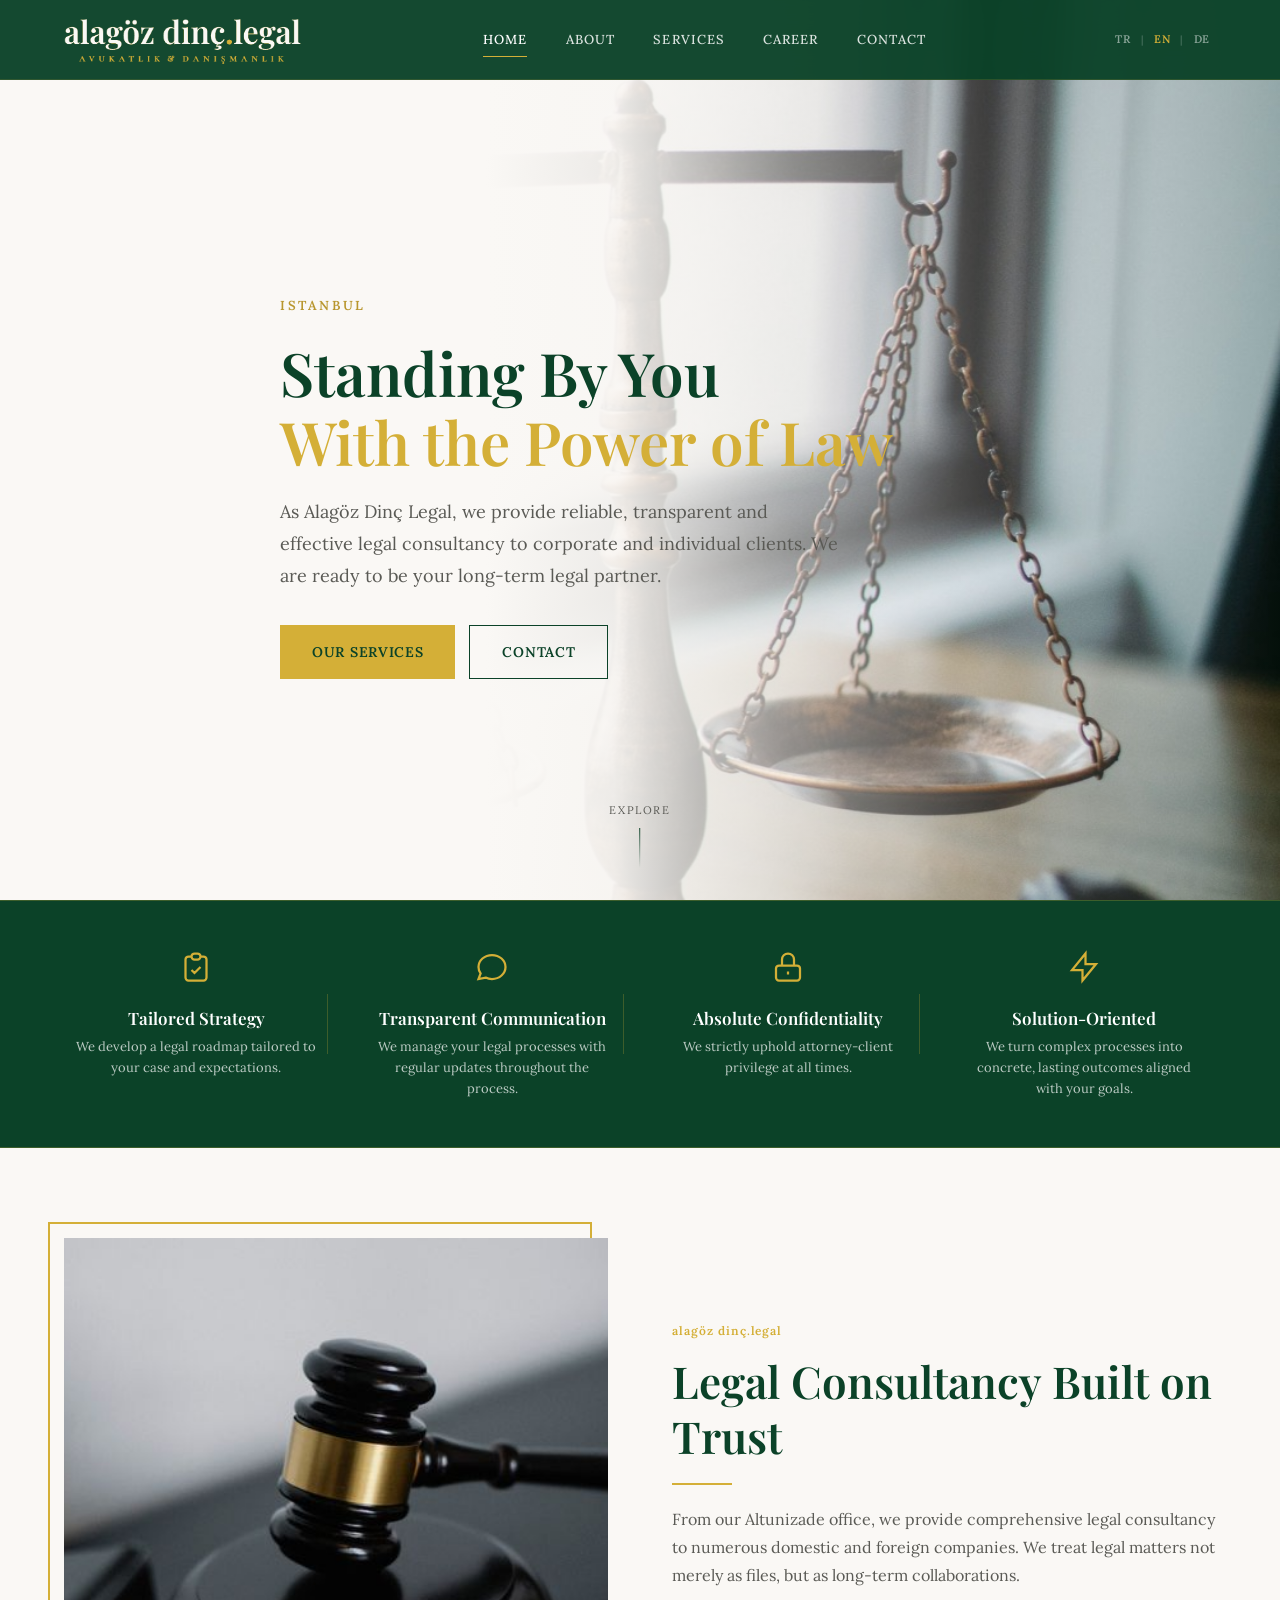
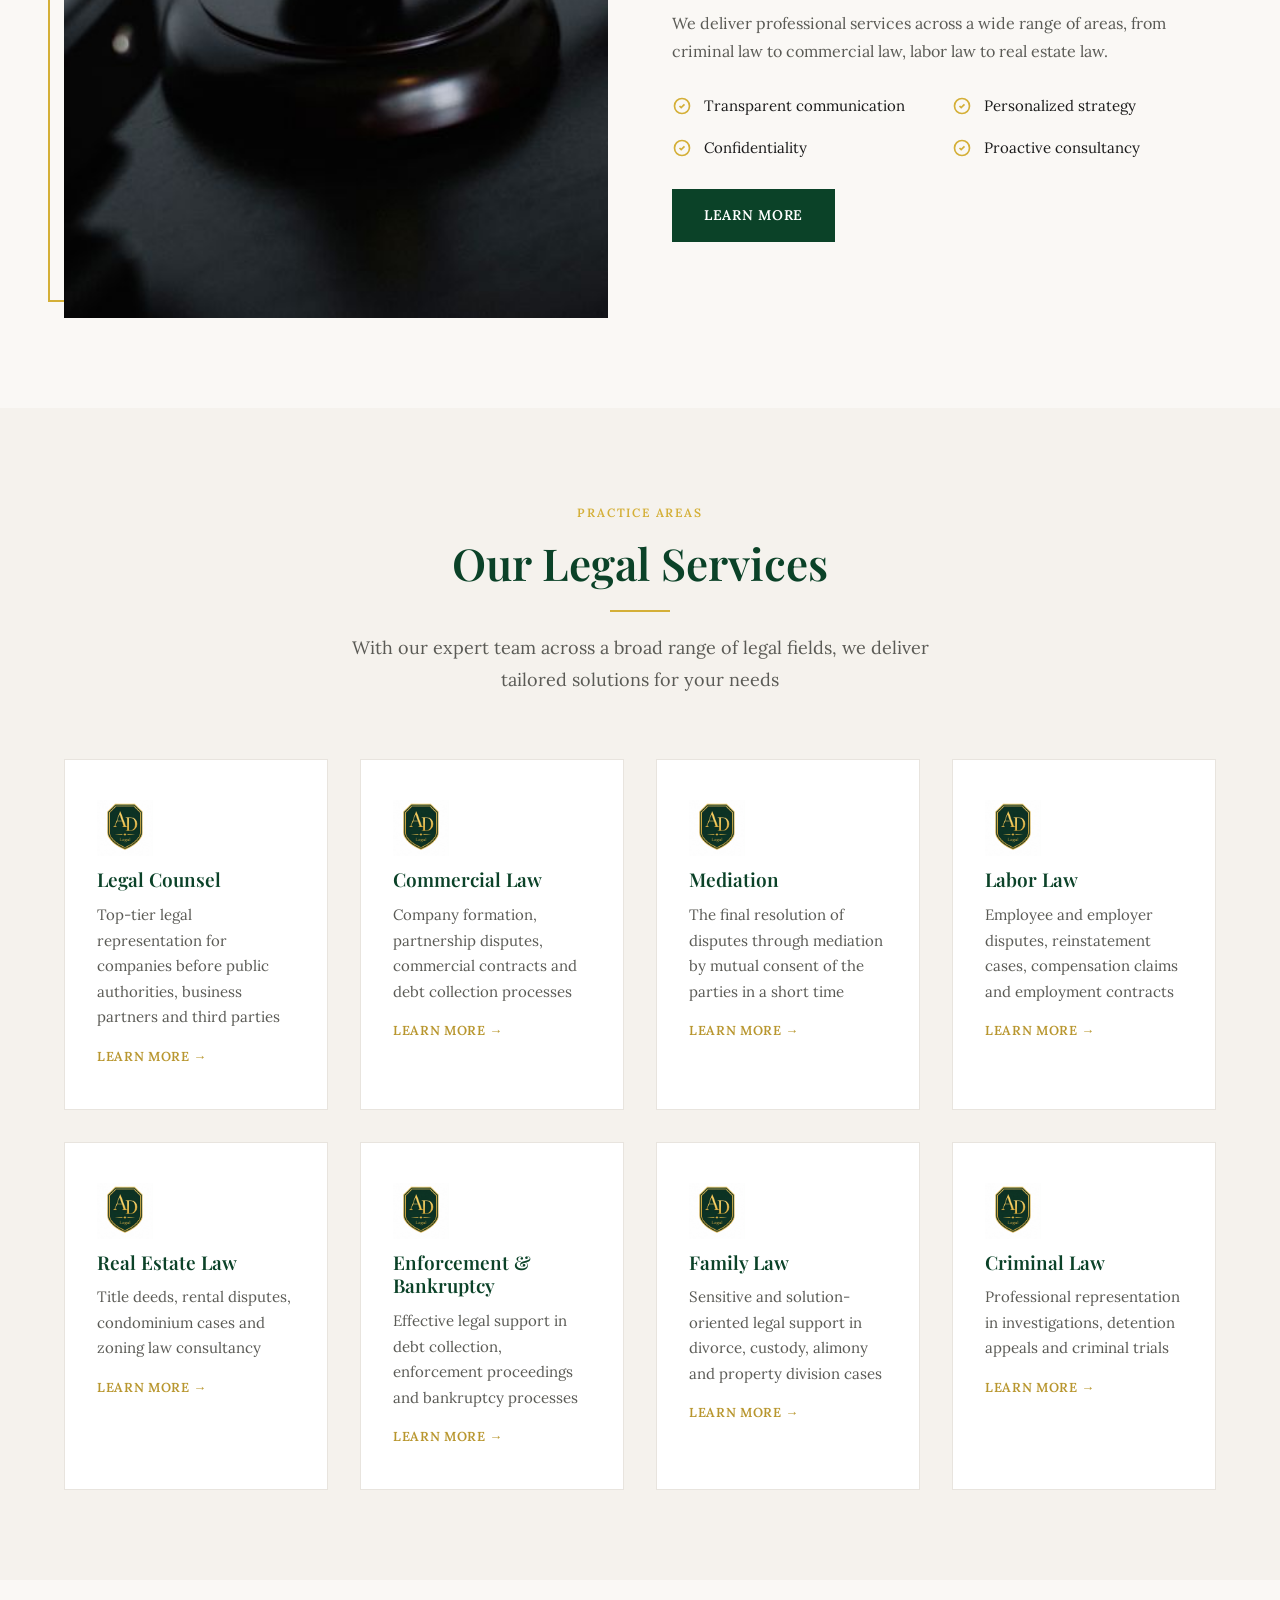
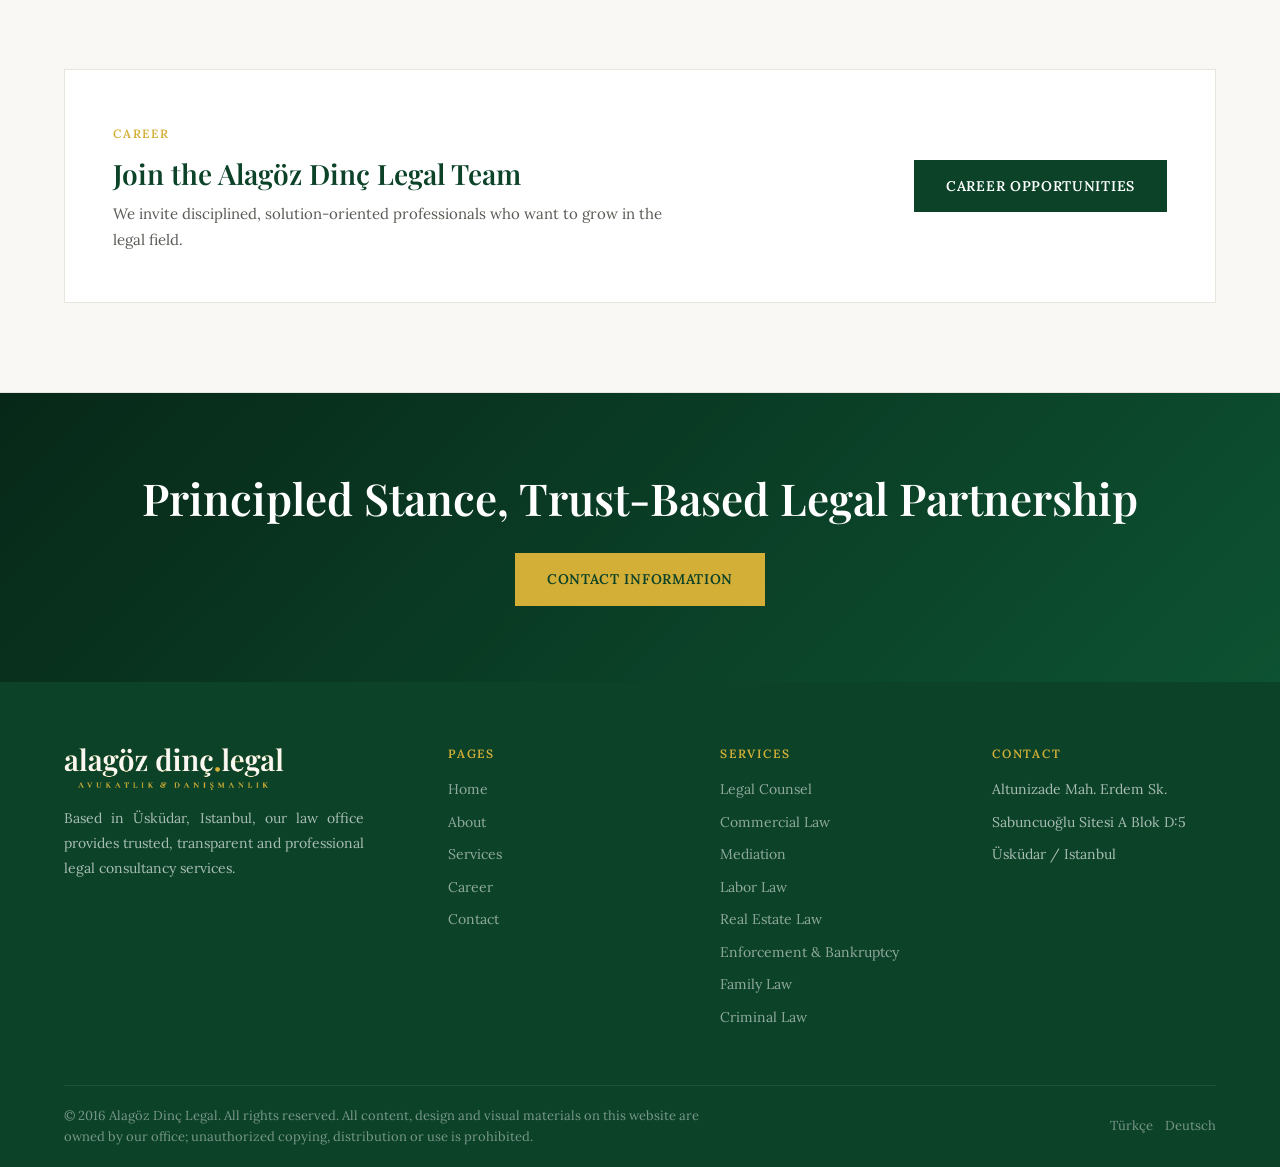
<file: en/index.html>
<!DOCTYPE html>
<html lang="en">
<head>
  <meta charset="UTF-8">
  <meta name="viewport" content="width=device-width, initial-scale=1.0">
  <title>Alagöz Dinç Legal | Istanbul — Legal Advisory and Consultancy</title>
  <meta name="description" content="Alagöz Dinç Legal — Legal advisory, commercial law, mediation and labor law in Istanbul. Trusted legal consultancy for corporate and individual clients.">
  <meta name="keywords" content="Alagöz Dinç Legal, Istanbul lawyer, legal advisory, commercial law, mediation, labor law, real estate law, enforcement bankruptcy, family law, criminal law, law office">
  <meta name="author" content="Alagöz Dinç Legal">
  <meta name="robots" content="index, follow">
  <link rel="canonical" href="https://alagozdinc.legal/en/">
  <link rel="alternate" hreflang="tr" href="https://alagozdinc.legal/">
  <link rel="alternate" hreflang="en" href="https://alagozdinc.legal/en/">
  <link rel="alternate" hreflang="de" href="https://alagozdinc.legal/de/">
  <link rel="alternate" hreflang="x-default" href="https://alagozdinc.legal/">

  <meta property="og:type" content="website">
  <meta property="og:site_name" content="Alagöz Dinç Legal">
  <meta property="og:image" content="https://alagozdinc.legal/images/logo.png">
  <meta property="og:image:width" content="977">
  <meta property="og:image:height" content="245">
  <meta property="og:title" content="Alagöz Dinç Legal | Istanbul — Legal Advisory and Consultancy">
  <meta property="og:description" content="Legal advisory, commercial law, mediation and labor law in Istanbul for corporate and individual clients.">
  <meta property="og:url" content="https://alagozdinc.legal/en/">
  <meta property="og:locale" content="en_US">
  <meta property="og:locale:alternate" content="tr_TR">
  <meta property="og:locale:alternate" content="de_DE">
  <meta name="twitter:card" content="summary_large_image">
  <meta name="twitter:title" content="Alagöz Dinç Legal | Istanbul — Legal Advisory and Consultancy">
  <meta name="twitter:description" content="Legal advisory, commercial law, mediation and labor law in Istanbul for corporate and individual clients.">
  <meta name="twitter:image" content="https://alagozdinc.legal/images/logo.png">

  <link rel="preconnect" href="https://fonts.googleapis.com">
  <link rel="preconnect" href="https://fonts.gstatic.com" crossorigin>
  <link href="https://fonts.googleapis.com/css2?family=Lora:ital,wght@0,400;0,500;0,600;1,400&family=Playfair+Display:wght@600;700&display=swap" rel="stylesheet">
  <link rel="icon" href="../favicon.svg" type="image/svg+xml">
  <link rel="icon" href="../favicon-32.png" type="image/png" sizes="32x32">
  <link rel="icon" href="../favicon-16.png" type="image/png" sizes="16x16">
  <link rel="apple-touch-icon" href="../apple-touch-icon.png">
  <link rel="preload" as="image" href="../images/hero.jpg">
  <link rel="stylesheet" href="../css/main.css">
</head>
<body>

  <header class="site-header" role="banner">
    <div class="container header-inner">
      <a href="index.html" class="logo" aria-label="alagöz dinç.legal — Home">
        <img src="../images/ad-logo-2-light.png" alt="alagöz dinç.legal — Avukatlık & Danışmanlık" class="logo-img" width="240" height="60" decoding="async">
      </a>
      <nav class="main-nav" role="navigation" aria-label="Main menu">
        <a href="index.html" class="active">Home</a>
        <a href="about.html">About</a>
        <a href="services.html">Services</a>
        <a href="career.html">Career</a>
        <a href="contact.html">Contact</a>
      </nav>
      <div class="header-actions">
        <div class="lang-switch" aria-label="Language selection">
          <a href="../index.html" lang="tr">TR</a>
          <span class="sep">|</span>
          <a href="index.html" class="active" lang="en">EN</a>
          <span class="sep">|</span>
          <a href="../de/index.html" lang="de">DE</a>
        </div>
        <button class="menu-toggle" aria-label="Toggle menu" aria-expanded="false">
          <span></span><span></span><span></span>
        </button>
      </div>
    </div>
  </header>

  <main>
    <section class="hero hero-light" aria-label="Introduction">
      <div class="hero-bg" style="background-image: url('../images/hero.jpg');" role="img" aria-label="Professional law and justice themed image"></div>
      <video class="hero-video" data-src="../videos/hero.mp4" poster="../images/hero.jpg" muted loop playsinline preload="none" aria-hidden="true"></video>
      <div class="hero-overlay"></div>
      <div class="container hero-content">
        <p class="hero-label">Istanbul</p>
        <h1 class="hero-title">Standing By You<br><em>With the Power of Law</em></h1>
        <p class="hero-desc">As Alagöz Dinç Legal, we provide reliable, transparent and effective legal consultancy to corporate and individual clients. We are ready to be your long-term legal partner.</p>
        <div class="hero-actions">
          <a href="services.html" class="btn btn-primary">Our Services</a>
          <a href="contact.html" class="btn btn-outline-dark">Contact</a>
        </div>
      </div>
      <div class="hero-scroll" aria-hidden="true">
        <span>Explore</span>
        <div class="hero-scroll-line"></div>
      </div>
    </section>

    <section class="principles-bar principles-bar-light" aria-label="Our principles">
      <div class="container">
        <div class="principles-grid">
          <div class="principle-item">
            <svg class="principle-icon" viewBox="0 0 24 24" fill="none" stroke="currentColor" stroke-width="1.5" aria-hidden="true"><path d="M9 5H7a2 2 0 00-2 2v12a2 2 0 002 2h10a2 2 0 002-2V7a2 2 0 00-2-2h-2M9 5a2 2 0 002 2h2a2 2 0 002-2M9 5a2 2 0 012-2h2a2 2 0 012 2m-6 9l2 2 4-4"/></svg>
            <h2 class="principle-title">Tailored Strategy</h2>
            <p class="principle-desc">We develop a legal roadmap tailored to your case and expectations.</p>
          </div>
          <div class="principle-item">
            <svg class="principle-icon" viewBox="0 0 24 24" fill="none" stroke="currentColor" stroke-width="1.5" aria-hidden="true"><path d="M8 12h.01M12 12h.01M16 12h.01M21 12c0 4.418-4.03 8-9 8a9.863 9.863 0 01-4.255-.949L3 20l1.395-3.72C3.512 15.042 3 13.574 3 12c0-4.418 4.03-8 9-8s9 3.582 9 8z"/></svg>
            <h2 class="principle-title">Transparent Communication</h2>
            <p class="principle-desc">We manage your legal processes with regular updates throughout the process.</p>
          </div>
          <div class="principle-item">
            <svg class="principle-icon" viewBox="0 0 24 24" fill="none" stroke="currentColor" stroke-width="1.5" aria-hidden="true"><path d="M12 15v2m-6 4h12a2 2 0 002-2v-6a2 2 0 00-2-2H6a2 2 0 00-2 2v6a2 2 0 002 2zm10-10V7a4 4 0 00-8 0v4h8z"/></svg>
            <h2 class="principle-title">Absolute Confidentiality</h2>
            <p class="principle-desc">We strictly uphold attorney-client privilege at all times.</p>
          </div>
          <div class="principle-item">
            <svg class="principle-icon" viewBox="0 0 24 24" fill="none" stroke="currentColor" stroke-width="1.5" aria-hidden="true"><path d="M13 10V3L4 14h7v7l9-11h-7z"/></svg>
            <h2 class="principle-title">Solution-Oriented</h2>
            <p class="principle-desc">We turn complex processes into concrete, lasting outcomes aligned with your goals.</p>
          </div>
        </div>
      </div>
    </section>

    <section class="section" aria-labelledby="about-heading">
      <div class="container">
        <div class="about-grid">
          <div class="about-image">
            <img src="../images/about.jpg" alt="Alagöz Dinç Legal" width="600" height="750" loading="lazy">
          </div>
          <div class="about-content">
            <span class="section-label section-label-brand">alagöz dinç.legal</span>
            <h2 class="section-title" id="about-heading">Legal Consultancy Built on Trust</h2>
            <div class="gold-line"></div>
            <p class="about-text">From our Altunizade office, we provide comprehensive legal consultancy to numerous domestic and foreign companies. We treat legal matters not merely as files, but as long-term collaborations.</p>
            <p class="about-text">We deliver professional services across a wide range of areas, from criminal law to commercial law, labor law to real estate law.</p>
            <div class="about-features">
              <div class="about-feature">
                <svg class="about-feature-icon" viewBox="0 0 24 24" fill="none" stroke="currentColor" stroke-width="2" aria-hidden="true"><path d="M9 12l2 2 4-4m6 2a9 9 0 11-18 0 9 9 0 0118 0z"/></svg>
                <span>Transparent communication</span>
              </div>
              <div class="about-feature">
                <svg class="about-feature-icon" viewBox="0 0 24 24" fill="none" stroke="currentColor" stroke-width="2" aria-hidden="true"><path d="M9 12l2 2 4-4m6 2a9 9 0 11-18 0 9 9 0 0118 0z"/></svg>
                <span>Personalized strategy</span>
              </div>
              <div class="about-feature">
                <svg class="about-feature-icon" viewBox="0 0 24 24" fill="none" stroke="currentColor" stroke-width="2" aria-hidden="true"><path d="M9 12l2 2 4-4m6 2a9 9 0 11-18 0 9 9 0 0118 0z"/></svg>
                <span>Confidentiality</span>
              </div>
              <div class="about-feature">
                <svg class="about-feature-icon" viewBox="0 0 24 24" fill="none" stroke="currentColor" stroke-width="2" aria-hidden="true"><path d="M9 12l2 2 4-4m6 2a9 9 0 11-18 0 9 9 0 0118 0z"/></svg>
                <span>Proactive consultancy</span>
              </div>
            </div>
            <a href="about.html" class="btn btn-dark">Learn More</a>
          </div>
        </div>
      </div>
    </section>

    <section class="section section-light" aria-labelledby="services-heading">
      <div class="container">
        <div class="section-header">
          <span class="section-label">Practice Areas</span>
          <h2 class="section-title" id="services-heading">Our Legal Services</h2>
          <div class="gold-line"></div>
          <p class="section-subtitle">With our expert team across a broad range of legal fields, we deliver tailored solutions for your needs</p>
        </div>
        <div class="services-grid">
          <article class="service-card">
            <div class="service-icon"><img src="../images/ad_icon_3.jpeg" alt="" width="48" height="48" loading="lazy" decoding="async"></div>
            <h3>Legal Counsel</h3>
            <p>Top-tier legal representation for companies before public authorities, business partners and third parties</p>
            <a href="services.html#legal-advisory" class="read-more">Learn More →</a>
          </article>
          <article class="service-card">
            <div class="service-icon"><img src="../images/ad_icon_3.jpeg" alt="" width="48" height="48" loading="lazy" decoding="async"></div>
            <h3>Commercial Law</h3>
            <p>Company formation, partnership disputes, commercial contracts and debt collection processes</p>
            <a href="services.html#commercial" class="read-more">Learn More →</a>
          </article>
          <article class="service-card">
            <div class="service-icon"><img src="../images/ad_icon_3.jpeg" alt="" width="48" height="48" loading="lazy" decoding="async"></div>
            <h3>Mediation</h3>
            <p>The final resolution of disputes through mediation by mutual consent of the parties in a short time</p>
            <a href="services.html#mediation" class="read-more">Learn More →</a>
          </article>
          <article class="service-card">
            <div class="service-icon"><img src="../images/ad_icon_3.jpeg" alt="" width="48" height="48" loading="lazy" decoding="async"></div>
            <h3>Labor Law</h3>
            <p>Employee and employer disputes, reinstatement cases, compensation claims and employment contracts</p>
            <a href="services.html#labor" class="read-more">Learn More →</a>
          </article>
          <article class="service-card">
            <div class="service-icon"><img src="../images/ad_icon_3.jpeg" alt="" width="48" height="48" loading="lazy" decoding="async"></div>
            <h3>Real Estate Law</h3>
            <p>Title deeds, rental disputes, condominium cases and zoning law consultancy</p>
            <a href="services.html#realestate" class="read-more">Learn More →</a>
          </article>
          <article class="service-card">
            <div class="service-icon"><img src="../images/ad_icon_3.jpeg" alt="" width="48" height="48" loading="lazy" decoding="async"></div>
            <h3>Enforcement &amp; Bankruptcy</h3>
            <p>Effective legal support in debt collection, enforcement proceedings and bankruptcy processes</p>
            <a href="services.html#enforcement" class="read-more">Learn More →</a>
          </article>
          <article class="service-card">
            <div class="service-icon"><img src="../images/ad_icon_3.jpeg" alt="" width="48" height="48" loading="lazy" decoding="async"></div>
            <h3>Family Law</h3>
            <p>Sensitive and solution-oriented legal support in divorce, custody, alimony and property division cases</p>
            <a href="services.html#family" class="read-more">Learn More →</a>
          </article>
          <article class="service-card">
            <div class="service-icon"><img src="../images/ad_icon_3.jpeg" alt="" width="48" height="48" loading="lazy" decoding="async"></div>
            <h3>Criminal Law</h3>
            <p>Professional representation in investigations, detention appeals and criminal trials</p>
            <a href="services.html#criminal" class="read-more">Learn More →</a>
          </article>
        </div>
      </div>
    </section>

    <section class="section" aria-labelledby="career-teaser-heading">
      <div class="container">
        <div class="home-career-teaser">
          <div>
            <span class="section-label">Career</span>
            <h2 class="section-title" id="career-teaser-heading">Join the Alagöz Dinç Legal Team</h2>
            <p>We invite disciplined, solution-oriented professionals who want to grow in the legal field.</p>
          </div>
          <a href="career.html" class="btn btn-dark">Career Opportunities</a>
        </div>
      </div>
    </section>

    <section class="cta-banner cta-banner-light" aria-labelledby="cta-heading">
      <div class="container">
        <h2 class="section-title" id="cta-heading">Principled Stance, Trust-Based Legal Partnership</h2>
        <p></p>
        <a href="contact.html" class="btn btn-primary">Contact Information</a>
      </div>
    </section>
  </main>

  <footer class="site-footer" role="contentinfo">
    <div class="container">
      <div class="footer-grid">
        <div class="footer-brand">
          <img src="../images/ad-logo-2-light.png" alt="alagöz dinç.legal — Avukatlık & Danışmanlık" class="footer-logo-img" width="240" height="60" loading="lazy" decoding="async">
          <p>Based in Üsküdar, Istanbul, our law office provides trusted, transparent and professional legal consultancy services.</p>
        </div>
        <div class="footer-col">
          <h4>Pages</h4>
          <ul>
            <li><a href="index.html">Home</a></li>
            <li><a href="about.html">About</a></li>
            <li><a href="services.html">Services</a></li>
            <li><a href="career.html">Career</a></li>
            <li><a href="contact.html">Contact</a></li>
          </ul>
        </div>
        <div class="footer-col">
          <h4>Services</h4>
          <ul>
            <li><a href="services.html#legal-advisory">Legal Counsel</a></li>
            <li><a href="services.html#commercial">Commercial Law</a></li>
            <li><a href="services.html#mediation">Mediation</a></li>
            <li><a href="services.html#labor">Labor Law</a></li>
            <li><a href="services.html#realestate">Real Estate Law</a></li>
            <li><a href="services.html#enforcement">Enforcement &amp; Bankruptcy</a></li>
            <li><a href="services.html#family">Family Law</a></li>
            <li><a href="services.html#criminal">Criminal Law</a></li>
          </ul>
        </div>
        <div class="footer-col">
          <h4>Contact</h4>
          <ul>
            <li>Altunizade Mah. Erdem Sk.</li>
            <li>Sabuncuoğlu Sitesi A Blok D:5</li>
            <li>Üsküdar / Istanbul</li>
          </ul>
        </div>
      </div>
      <div class="footer-bottom">
        <span>&copy; 2016 Alagöz Dinç Legal. All rights reserved. All content, design and visual materials on this website are owned by our office; unauthorized copying, distribution or use is prohibited.</span>
        <div class="footer-langs">
          <a href="../index.html" lang="tr">Türkçe</a>
          <a href="../de/index.html" lang="de">Deutsch</a>
        </div>
      </div>
    </div>
  </footer>

  <script src="../js/main.js" defer></script>
</body>
</html>
</file>
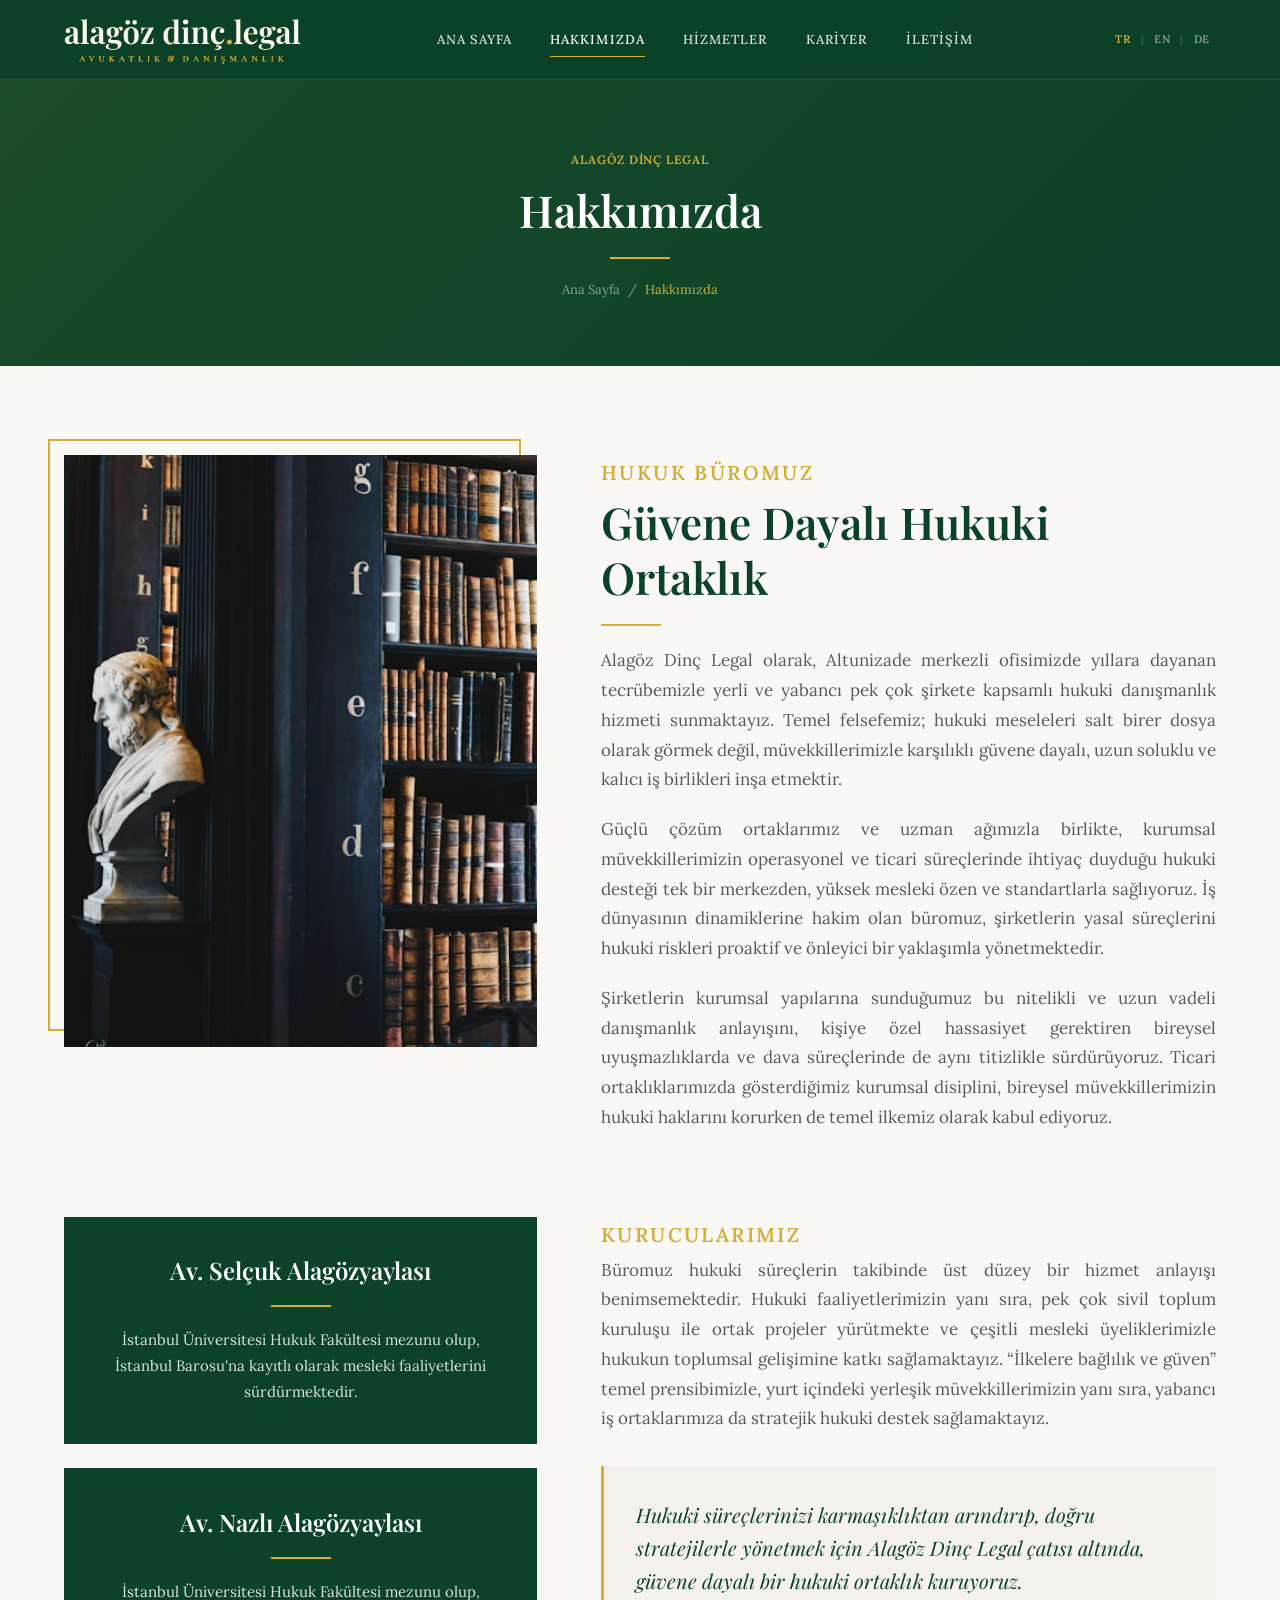
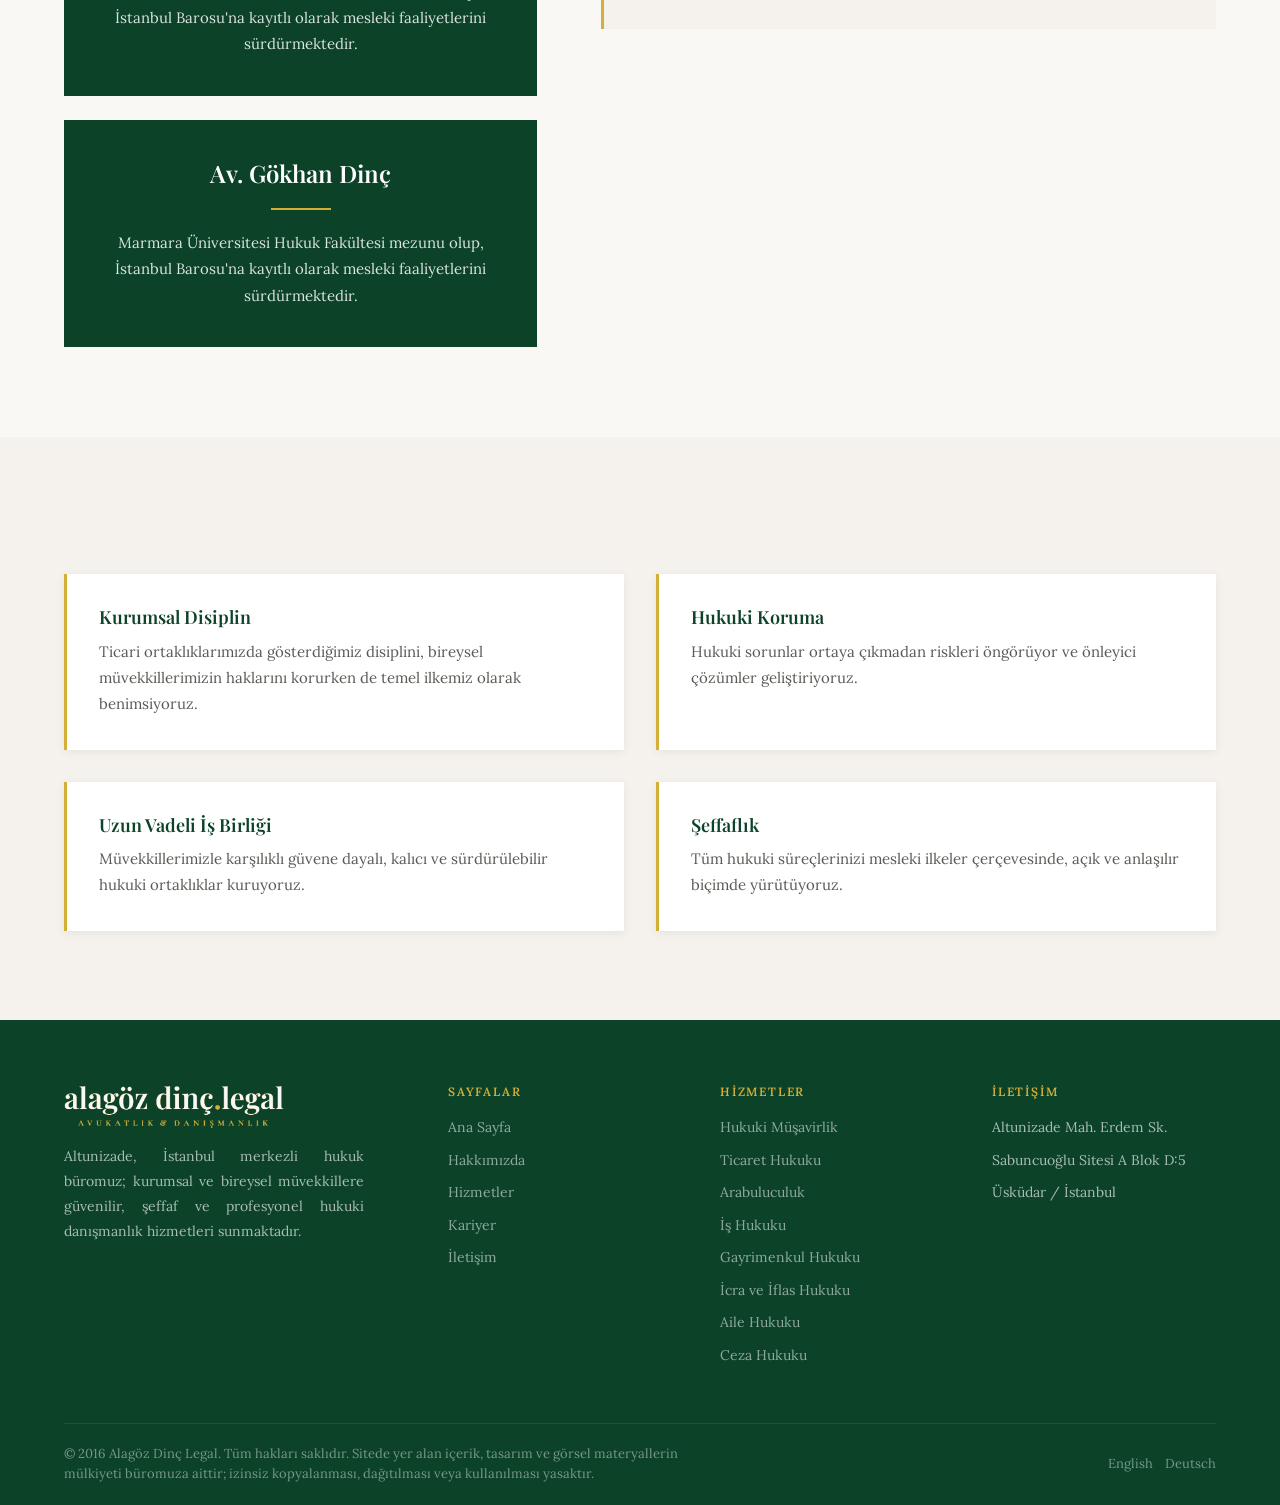
<file: hakkimizda.html>
<!DOCTYPE html>
<html lang="tr">
<head>
  <meta charset="UTF-8">
  <meta name="viewport" content="width=device-width, initial-scale=1.0">
  <title>Hakkımızda | Alagöz Dinç Legal</title>
  <meta name="description" content="Alagöz Dinç Legal hakkında bilgi edinin. İstanbul Altunizade merkezli ofisimizde kurumsal disiplin, hukuki koruma ve uzun vadeli iş birliği ilkesiyle danışmanlık sunuyoruz.">
  <meta name="keywords" content="Alagöz Dinç Legal, hakkımızda, İstanbul hukuk bürosu, avukatlık, hukuki danışmanlık">
  <meta name="author" content="Alagöz Dinç Legal">
  <meta name="robots" content="index, follow">
  <link rel="canonical" href="https://alagozdinc.legal/hakkimizda.html">
  <link rel="alternate" hreflang="tr" href="https://alagozdinc.legal/hakkimizda.html">
  <link rel="alternate" hreflang="en" href="https://alagozdinc.legal/en/about.html">
  <link rel="alternate" hreflang="de" href="https://alagozdinc.legal/de/ueber-uns.html">
  <link rel="alternate" hreflang="x-default" href="https://alagozdinc.legal/hakkimizda.html">

  <meta property="og:type" content="website">
  <meta property="og:site_name" content="Alagöz Dinç Legal">
  <meta property="og:image" content="https://alagozdinc.legal/images/logo.png">
  <meta property="og:image:width" content="977">
  <meta property="og:image:height" content="245">
  <meta property="og:title" content="Hakkımızda | Alagöz Dinç Legal">
  <meta property="og:description" content="Alagöz Dinç Legal hakkında bilgi edinin. İstanbul Altunizade merkezli ofisimizde kurumsal disiplin, hukuki koruma ve uzun vadeli iş birliği ilkesiyle danışmanlık sunuyoruz.">
  <meta property="og:url" content="https://alagozdinc.legal/hakkimizda.html">
  <meta property="og:locale" content="tr_TR">
  <meta name="twitter:card" content="summary_large_image">
  <meta name="twitter:title" content="Hakkımızda | Alagöz Dinç Legal">
  <meta name="twitter:description" content="Alagöz Dinç Legal hakkında bilgi edinin. İstanbul Altunizade merkezli ofisimizde kurumsal disiplin, hukuki koruma ve uzun vadeli iş birliği ilkesiyle danışmanlık sunuyoruz.">
  <meta name="twitter:image" content="https://alagozdinc.legal/images/logo.png">

  <link rel="preconnect" href="https://fonts.googleapis.com">
  <link rel="preconnect" href="https://fonts.gstatic.com" crossorigin>
  <link href="https://fonts.googleapis.com/css2?family=Lora:ital,wght@0,400;0,500;0,600;1,400&family=Playfair+Display:wght@600;700&display=swap" rel="stylesheet">
  <link rel="icon" href="favicon.svg" type="image/svg+xml">
  <link rel="icon" href="favicon-32.png" type="image/png" sizes="32x32">
  <link rel="icon" href="favicon-16.png" type="image/png" sizes="16x16">
  <link rel="apple-touch-icon" href="apple-touch-icon.png">
  <link rel="stylesheet" href="css/main.css">
</head>
<body>

  <header class="site-header" role="banner">
    <div class="container header-inner">
      <a href="index.html" class="logo" aria-label="alagöz dinç.legal — Ana Sayfa">
        <img src="images/ad-logo-2-light.png" alt="alagöz dinç.legal — Avukatlık & Danışmanlık" class="logo-img" width="240" height="60" decoding="async">
      </a>
      <nav class="main-nav" role="navigation" aria-label="Ana menü">
        <a href="index.html">Ana Sayfa</a>
        <a href="hakkimizda.html" class="active">Hakkımızda</a>
        <a href="hizmetler.html">Hizmetler</a>
        <a href="kariyer.html">Kariyer</a>
        <a href="iletisim.html">İletişim</a>
      </nav>
      <div class="header-actions">
        <div class="lang-switch" aria-label="Dil seçimi">
          <a href="hakkimizda.html" class="active" lang="tr">TR</a>
          <span class="sep">|</span>
          <a href="en/about.html" lang="en">EN</a>
          <span class="sep">|</span>
          <a href="de/ueber-uns.html" lang="de">DE</a>
        </div>
        <button class="menu-toggle" aria-label="Menüyü aç/kapat" aria-expanded="false">
          <span></span><span></span><span></span>
        </button>
      </div>
    </div>
  </header>

  <main>
    <section class="page-header">
      <div class="container">
        <span class="section-label section-label-brand">ALAGÖZ DİNÇ LEGAL</span>
        <h1 class="section-title">Hakkımızda</h1>
        <div class="gold-line"></div>
        <nav class="breadcrumb" aria-label="Konum">
          <a href="index.html">Ana Sayfa</a>
          <span>/</span>
          <span class="current">Hakkımızda</span>
        </nav>
      </div>
    </section>

    <section class="section">
      <div class="container">
        <div class="about-page-grid">
          <div class="about-image">
            <img src="images/justice.jpg" alt="Adalet ve hukuk temalı görsel" width="600" height="750" loading="lazy">
          </div>
          <div class="about-prose">
            <span class="section-label">Hukuk Büromuz</span>
            <h2 class="section-title">Güvene Dayalı Hukuki Ortaklık</h2>
            <div class="gold-line"></div>
            <p class="about-text">Alagöz Dinç Legal olarak, Altunizade merkezli ofisimizde yıllara dayanan tecrübemizle yerli ve yabancı pek çok şirkete kapsamlı hukuki danışmanlık hizmeti sunmaktayız. Temel felsefemiz; hukuki meseleleri salt birer dosya olarak görmek değil, müvekkillerimizle karşılıklı güvene dayalı, uzun soluklu ve kalıcı iş birlikleri inşa etmektir.</p>
            <p class="about-text">Güçlü çözüm ortaklarımız ve uzman ağımızla birlikte, kurumsal müvekkillerimizin operasyonel ve ticari süreçlerinde ihtiyaç duyduğu hukuki desteği tek bir merkezden, yüksek mesleki özen ve standartlarla sağlıyoruz. İş dünyasının dinamiklerine hakim olan büromuz, şirketlerin yasal süreçlerini hukuki riskleri proaktif ve önleyici bir yaklaşımla yönetmektedir.</p>
            <p class="about-text">Şirketlerin kurumsal yapılarına sunduğumuz bu nitelikli ve uzun vadeli danışmanlık anlayışını, kişiye özel hassasiyet gerektiren bireysel uyuşmazlıklarda ve dava süreçlerinde de aynı titizlikle sürdürüyoruz. Ticari ortaklıklarımızda gösterdiğimiz kurumsal disiplini, bireysel müvekkillerimizin hukuki haklarını korurken de temel ilkemiz olarak kabul ediyoruz.</p>
          </div>
        </div>
      </div>
    </section>

    <section class="section about-depth" aria-labelledby="about-depth-heading">
      <div class="container">
        <div class="about-depth-grid">
          <div class="about-team-stack">
            <aside class="about-founder-card">
              <h2 class="about-founder-name">Av. Selçuk Alagözyaylası</h2>
              <div class="gold-line"></div>
              <p>İstanbul Üniversitesi Hukuk Fakültesi mezunu olup, İstanbul Barosu'na kayıtlı olarak mesleki faaliyetlerini sürdürmektedir.</p>
            </aside>
            <aside class="about-founder-card">
              <h2 class="about-founder-name">Av. Nazlı Alagözyaylası</h2>
              <div class="gold-line"></div>
              <p>İstanbul Üniversitesi Hukuk Fakültesi mezunu olup, İstanbul Barosu'na kayıtlı olarak mesleki faaliyetlerini sürdürmektedir.</p>
            </aside>
            <aside class="about-founder-card">
              <h2 class="about-founder-name">Av. Gökhan Dinç</h2>
              <div class="gold-line"></div>
              <p>Marmara Üniversitesi Hukuk Fakültesi mezunu olup, İstanbul Barosu'na kayıtlı olarak mesleki faaliyetlerini sürdürmektedir.</p>
            </aside>
          </div>
          <div class="about-depth-prose">
            <span class="section-label" id="about-depth-heading">Kurucularımız</span>
            <p class="about-text">Büromuz hukuki süreçlerin takibinde üst düzey bir hizmet anlayışı benimsemektedir. Hukuki faaliyetlerimizin yanı sıra, pek çok sivil toplum kuruluşu ile ortak projeler yürütmekte ve çeşitli mesleki üyeliklerimizle hukukun toplumsal gelişimine katkı sağlamaktayız. &ldquo;İlkelere bağlılık ve güven&rdquo; temel prensibimizle, yurt içindeki yerleşik müvekkillerimizin yanı sıra, yabancı iş ortaklarımıza da stratejik hukuki destek sağlamaktayız.</p>
            <p class="about-closing-text">Hukuki süreçlerinizi karmaşıklıktan arındırıp, doğru stratejilerle yönetmek için Alagöz Dinç Legal çatısı altında, güvene dayalı bir hukuki ortaklık kuruyoruz.</p>
          </div>
        </div>
      </div>
    </section>

    <section class="section section-light">
      <div class="container">
        <div class="values-grid">
          <div class="value-card">
            <h3>Kurumsal Disiplin</h3>
            <p>Ticari ortaklıklarımızda gösterdiğimiz disiplini, bireysel müvekkillerimizin haklarını korurken de temel ilkemiz olarak benimsiyoruz.</p>
          </div>
          <div class="value-card">
            <h3>Hukuki Koruma</h3>
            <p>Hukuki sorunlar ortaya çıkmadan riskleri öngörüyor ve önleyici çözümler geliştiriyoruz.</p>
          </div>
          <div class="value-card">
            <h3>Uzun Vadeli İş Birliği</h3>
            <p>Müvekkillerimizle karşılıklı güvene dayalı, kalıcı ve sürdürülebilir hukuki ortaklıklar kuruyoruz.</p>
          </div>
          <div class="value-card">
            <h3>Şeffaflık</h3>
            <p>Tüm hukuki süreçlerinizi mesleki ilkeler çerçevesinde, açık ve anlaşılır biçimde yürütüyoruz.</p>
          </div>
        </div>
      </div>
    </section>
  </main>

  <footer class="site-footer" role="contentinfo">
    <div class="container">
      <div class="footer-grid">
        <div class="footer-brand">
          <img src="images/ad-logo-2-light.png" alt="alagöz dinç.legal — Avukatlık & Danışmanlık" class="footer-logo-img" width="240" height="60" loading="lazy" decoding="async">
          <p>Altunizade, İstanbul merkezli hukuk büromuz; kurumsal ve bireysel müvekkillere güvenilir, şeffaf ve profesyonel hukuki danışmanlık hizmetleri sunmaktadır.</p>
        </div>
        <div class="footer-col">
          <h4>Sayfalar</h4>
          <ul>
            <li><a href="index.html">Ana Sayfa</a></li>
            <li><a href="hakkimizda.html">Hakkımızda</a></li>
            <li><a href="hizmetler.html">Hizmetler</a></li>
            <li><a href="kariyer.html">Kariyer</a></li>
            <li><a href="iletisim.html">İletişim</a></li>
          </ul>
        </div>
        <div class="footer-col">
          <h4>Hizmetler</h4>
          <ul>
            <li><a href="hizmetler.html#musavirlik">Hukuki Müşavirlik</a></li>
            <li><a href="hizmetler.html#ticaret">Ticaret Hukuku</a></li>
            <li><a href="hizmetler.html#arabuluculuk">Arabuluculuk</a></li>
            <li><a href="hizmetler.html#is">İş Hukuku</a></li>
            <li><a href="hizmetler.html#gayrimenkul">Gayrimenkul Hukuku</a></li>
            <li><a href="hizmetler.html#icra">İcra ve İflas Hukuku</a></li>
            <li><a href="hizmetler.html#aile">Aile Hukuku</a></li>
            <li><a href="hizmetler.html#ceza">Ceza Hukuku</a></li>
          </ul>
        </div>
        <div class="footer-col">
          <h4>İletişim</h4>
          <ul>
            <li>Altunizade Mah. Erdem Sk.</li>
            <li>Sabuncuoğlu Sitesi A Blok D:5</li>
            <li>Üsküdar / İstanbul</li>
          </ul>
        </div>
      </div>
      <div class="footer-bottom">
        <span>&copy; 2016 Alagöz Dinç Legal. Tüm hakları saklıdır. Sitede yer alan içerik, tasarım ve görsel materyallerin mülkiyeti büromuza aittir; izinsiz kopyalanması, dağıtılması veya kullanılması yasaktır.</span>
        <div class="footer-langs">
          <a href="en/index.html" lang="en">English</a>
          <a href="de/index.html" lang="de">Deutsch</a>
        </div>
      </div>
    </div>
  </footer>

  <script src="js/main.js" defer></script>
</body>
</html>
</file>
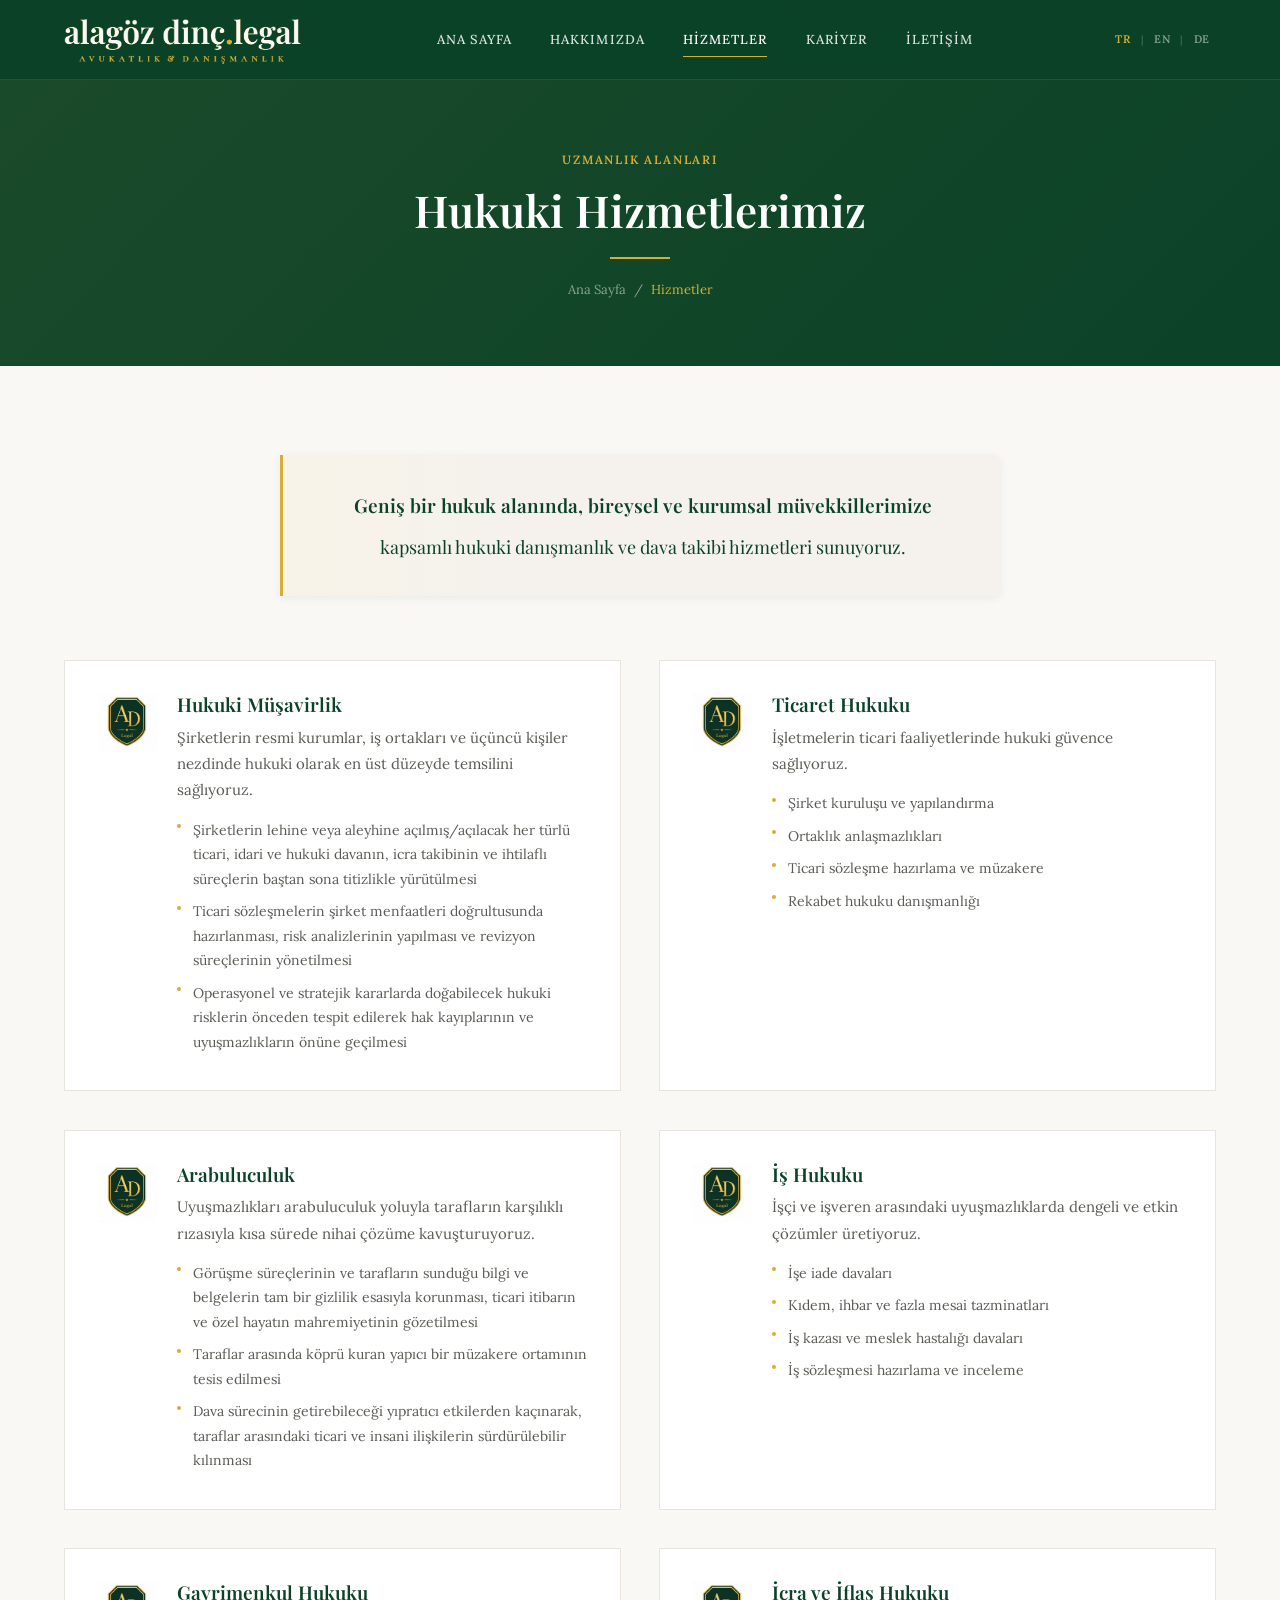
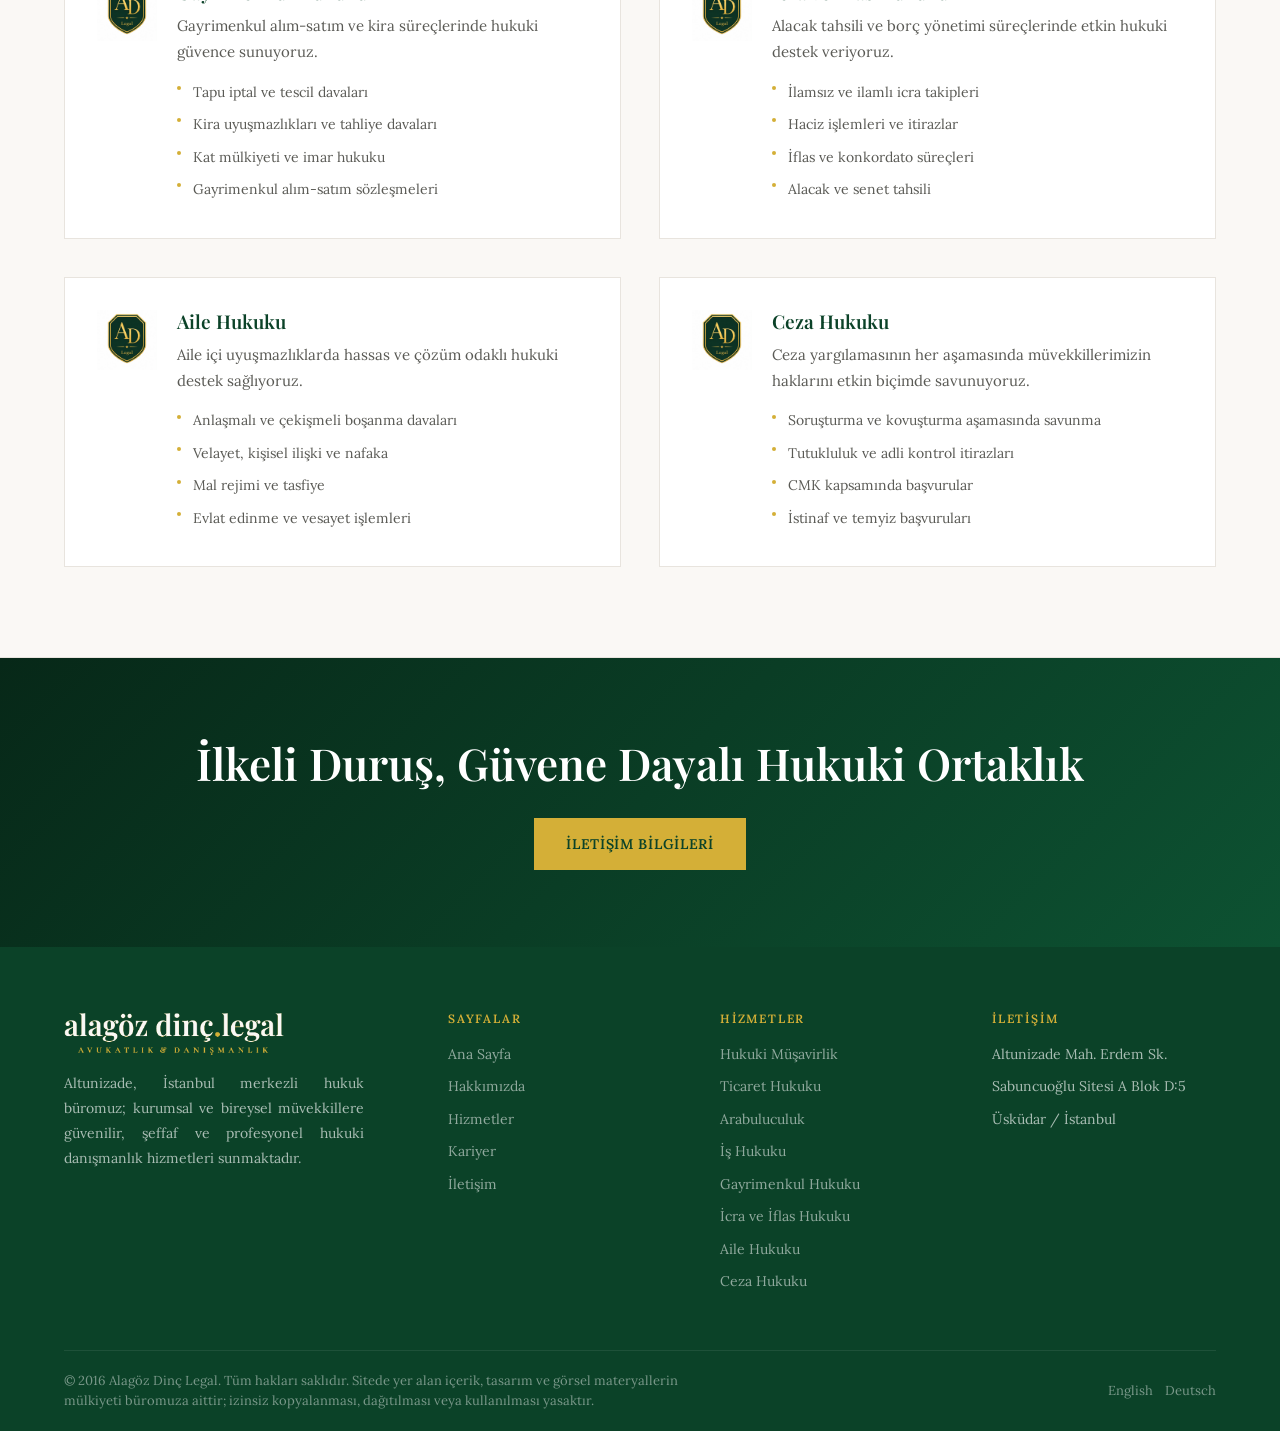
<file: hizmetler.html>
<!DOCTYPE html>
<html lang="tr">
<head>
  <meta charset="UTF-8">
  <meta name="viewport" content="width=device-width, initial-scale=1.0">
  <title>Hizmetler | Alagöz Dinç Legal — Hukuki Müşavirlik, Ticaret Hukuku, Arabuluculuk</title>
  <meta name="description" content="Alagöz Dinç Legal hukuki hizmetleri: hukuki müşavirlik, ticaret hukuku, arabuluculuk, iş hukuku, gayrimenkul hukuku, icra ve iflas, aile ve ceza hukuku.">
  <meta name="keywords" content="Alagöz Dinç Legal, İstanbul avukat, hukuki müşavirlik, ticaret hukuku, arabuluculuk, iş hukuku, gayrimenkul hukuku, icra iflas, aile hukuku, ceza hukuku, hukuk bürosu">
  <meta name="author" content="Alagöz Dinç Legal">
  <meta name="robots" content="index, follow">
  <link rel="canonical" href="https://alagozdinc.legal/hizmetler.html">
  <link rel="alternate" hreflang="tr" href="https://alagozdinc.legal/hizmetler.html">
  <link rel="alternate" hreflang="en" href="https://alagozdinc.legal/en/services.html">
  <link rel="alternate" hreflang="de" href="https://alagozdinc.legal/de/leistungen.html">
  <link rel="alternate" hreflang="x-default" href="https://alagozdinc.legal/hizmetler.html">

  <meta property="og:type" content="website">
  <meta property="og:site_name" content="Alagöz Dinç Legal">
  <meta property="og:image" content="https://alagozdinc.legal/images/logo.png">
  <meta property="og:image:width" content="977">
  <meta property="og:image:height" content="245">
  <meta property="og:title" content="Hizmetler | Alagöz Dinç Legal — Hukuki Müşavirlik, Ticaret Hukuku, Arabuluculuk">
  <meta property="og:description" content="Alagöz Dinç Legal hukuki hizmetleri: hukuki müşavirlik, ticaret hukuku, arabuluculuk, iş hukuku, gayrimenkul hukuku, icra ve iflas, aile ve ceza hukuku.">
  <meta property="og:url" content="https://alagozdinc.legal/hizmetler.html">
  <meta property="og:locale" content="tr_TR">
  <meta name="twitter:card" content="summary_large_image">
  <meta name="twitter:title" content="Hizmetler | Alagöz Dinç Legal — Hukuki Müşavirlik, Ticaret Hukuku, Arabuluculuk">
  <meta name="twitter:description" content="Alagöz Dinç Legal hukuki hizmetleri: hukuki müşavirlik, ticaret hukuku, arabuluculuk, iş hukuku, gayrimenkul hukuku, icra ve iflas, aile ve ceza hukuku.">
  <meta name="twitter:image" content="https://alagozdinc.legal/images/logo.png">

  <link rel="preconnect" href="https://fonts.googleapis.com">
  <link rel="preconnect" href="https://fonts.gstatic.com" crossorigin>
  <link href="https://fonts.googleapis.com/css2?family=Lora:ital,wght@0,400;0,500;0,600;1,400&family=Playfair+Display:wght@600;700&display=swap" rel="stylesheet">
  <link rel="icon" href="favicon.svg" type="image/svg+xml">
  <link rel="icon" href="favicon-32.png" type="image/png" sizes="32x32">
  <link rel="icon" href="favicon-16.png" type="image/png" sizes="16x16">
  <link rel="apple-touch-icon" href="apple-touch-icon.png">
  <link rel="stylesheet" href="css/main.css">

  <script type="application/ld+json">
  {
    "@context": "https://schema.org",
    "@type": "ItemList",
    "name": "Hukuki Hizmetlerimiz",
    "itemListElement": [
      {"@type": "ListItem", "position": 1, "name": "Hukuki Müşavirlik", "url": "https://alagozdinc.legal/hizmetler.html#musavirlik"},
      {"@type": "ListItem", "position": 2, "name": "Ticaret Hukuku", "url": "https://alagozdinc.legal/hizmetler.html#ticaret"},
      {"@type": "ListItem", "position": 3, "name": "Arabuluculuk", "url": "https://alagozdinc.legal/hizmetler.html#arabuluculuk"},
      {"@type": "ListItem", "position": 4, "name": "İş Hukuku", "url": "https://alagozdinc.legal/hizmetler.html#is"},
      {"@type": "ListItem", "position": 5, "name": "Gayrimenkul Hukuku", "url": "https://alagozdinc.legal/hizmetler.html#gayrimenkul"},
      {"@type": "ListItem", "position": 6, "name": "İcra ve İflas Hukuku", "url": "https://alagozdinc.legal/hizmetler.html#icra"},
      {"@type": "ListItem", "position": 7, "name": "Aile Hukuku", "url": "https://alagozdinc.legal/hizmetler.html#aile"},
      {"@type": "ListItem", "position": 8, "name": "Ceza Hukuku", "url": "https://alagozdinc.legal/hizmetler.html#ceza"}
    ]
  }
  </script>
</head>
<body>

  <header class="site-header" role="banner">
    <div class="container header-inner">
      <a href="index.html" class="logo" aria-label="alagöz dinç.legal — Ana Sayfa">
        <img src="images/ad-logo-2-light.png" alt="alagöz dinç.legal — Avukatlık & Danışmanlık" class="logo-img" width="240" height="60" decoding="async">
      </a>
      <nav class="main-nav" role="navigation" aria-label="Ana menü">
        <a href="index.html">Ana Sayfa</a>
        <a href="hakkimizda.html">Hakkımızda</a>
        <a href="hizmetler.html" class="active">Hizmetler</a>
        <a href="kariyer.html">Kariyer</a>
        <a href="iletisim.html">İletişim</a>
      </nav>
      <div class="header-actions">
        <div class="lang-switch" aria-label="Dil seçimi">
          <a href="hizmetler.html" class="active" lang="tr">TR</a>
          <span class="sep">|</span>
          <a href="en/services.html" lang="en">EN</a>
          <span class="sep">|</span>
          <a href="de/leistungen.html" lang="de">DE</a>
        </div>
        <button class="menu-toggle" aria-label="Menüyü aç/kapat" aria-expanded="false">
          <span></span><span></span><span></span>
        </button>
      </div>
    </div>
  </header>

  <main>
    <section class="page-header">
      <div class="container">
        <span class="section-label">Uzmanlık Alanları</span>
        <h1 class="section-title">Hukuki Hizmetlerimiz</h1>
        <div class="gold-line"></div>
        <nav class="breadcrumb" aria-label="Konum">
          <a href="index.html">Ana Sayfa</a>
          <span>/</span>
          <span class="current">Hizmetler</span>
        </nav>
      </div>
    </section>

    <section class="section">
      <div class="container">
        <div class="section-header">
          <div class="services-intro-panel">
            <p class="services-intro-line">Geniş bir hukuk alanında, bireysel ve kurumsal müvekkillerimize</p>
            <p class="services-intro-line">kapsamlı hukuki danışmanlık ve dava takibi hizmetleri sunuyoruz.</p>
          </div>
        </div>

        <div class="services-detail-grid">
          <article class="service-detail" id="musavirlik">
            <div class="service-detail-icon"><img src="images/ad_icon_3.jpeg" alt="" width="48" height="48" loading="lazy" decoding="async"></div>
            <div>
              <h2>Hukuki Müşavirlik</h2>
              <p>Şirketlerin resmi kurumlar, iş ortakları ve üçüncü kişiler nezdinde hukuki olarak en üst düzeyde temsilini sağlıyoruz.</p>
              <ul>
                <li>Şirketlerin lehine veya aleyhine açılmış/açılacak her türlü ticari, idari ve hukuki davanın, icra takibinin ve ihtilaflı süreçlerin baştan sona titizlikle yürütülmesi</li>
                <li>Ticari sözleşmelerin şirket menfaatleri doğrultusunda hazırlanması, risk analizlerinin yapılması ve revizyon süreçlerinin yönetilmesi</li>
                <li>Operasyonel ve stratejik kararlarda doğabilecek hukuki risklerin önceden tespit edilerek hak kayıplarının ve uyuşmazlıkların önüne geçilmesi</li>
              </ul>
            </div>
          </article>

          <article class="service-detail" id="ticaret">
            <div class="service-detail-icon"><img src="images/ad_icon_3.jpeg" alt="" width="48" height="48" loading="lazy" decoding="async"></div>
            <div>
              <h2>Ticaret Hukuku</h2>
              <p>İşletmelerin ticari faaliyetlerinde hukuki güvence sağlıyoruz.</p>
              <ul>
                <li>Şirket kuruluşu ve yapılandırma</li>
                <li>Ortaklık anlaşmazlıkları</li>
                <li>Ticari sözleşme hazırlama ve müzakere</li>
                <li>Rekabet hukuku danışmanlığı</li>
              </ul>
            </div>
          </article>

          <article class="service-detail" id="arabuluculuk">
            <div class="service-detail-icon"><img src="images/ad_icon_3.jpeg" alt="" width="48" height="48" loading="lazy" decoding="async"></div>
            <div>
              <h2>Arabuluculuk</h2>
              <p>Uyuşmazlıkları arabuluculuk yoluyla tarafların karşılıklı rızasıyla kısa sürede nihai çözüme kavuşturuyoruz.</p>
              <ul>
                <li>Görüşme süreçlerinin ve tarafların sunduğu bilgi ve belgelerin tam bir gizlilik esasıyla korunması, ticari itibarın ve özel hayatın mahremiyetinin gözetilmesi</li>
                <li>Taraflar arasında köprü kuran yapıcı bir müzakere ortamının tesis edilmesi</li>
                <li>Dava sürecinin getirebileceği yıpratıcı etkilerden kaçınarak, taraflar arasındaki ticari ve insani ilişkilerin sürdürülebilir kılınması</li>
              </ul>
            </div>
          </article>

          <article class="service-detail" id="is">
            <div class="service-detail-icon"><img src="images/ad_icon_3.jpeg" alt="" width="48" height="48" loading="lazy" decoding="async"></div>
            <div>
              <h2>İş Hukuku</h2>
              <p>İşçi ve işveren arasındaki uyuşmazlıklarda dengeli ve etkin çözümler üretiyoruz.</p>
              <ul>
                <li>İşe iade davaları</li>
                <li>Kıdem, ihbar ve fazla mesai tazminatları</li>
                <li>İş kazası ve meslek hastalığı davaları</li>
                <li>İş sözleşmesi hazırlama ve inceleme</li>
              </ul>
            </div>
          </article>

          <article class="service-detail" id="gayrimenkul">
            <div class="service-detail-icon"><img src="images/ad_icon_3.jpeg" alt="" width="48" height="48" loading="lazy" decoding="async"></div>
            <div>
              <h2>Gayrimenkul Hukuku</h2>
              <p>Gayrimenkul alım-satım ve kira süreçlerinde hukuki güvence sunuyoruz.</p>
              <ul>
                <li>Tapu iptal ve tescil davaları</li>
                <li>Kira uyuşmazlıkları ve tahliye davaları</li>
                <li>Kat mülkiyeti ve imar hukuku</li>
                <li>Gayrimenkul alım-satım sözleşmeleri</li>
              </ul>
            </div>
          </article>

          <article class="service-detail" id="icra">
            <div class="service-detail-icon"><img src="images/ad_icon_3.jpeg" alt="" width="48" height="48" loading="lazy" decoding="async"></div>
            <div>
              <h2>İcra ve İflas Hukuku</h2>
              <p>Alacak tahsili ve borç yönetimi süreçlerinde etkin hukuki destek veriyoruz.</p>
              <ul>
                <li>İlamsız ve ilamlı icra takipleri</li>
                <li>Haciz işlemleri ve itirazlar</li>
                <li>İflas ve konkordato süreçleri</li>
                <li>Alacak ve senet tahsili</li>
              </ul>
            </div>
          </article>

          <article class="service-detail" id="aile">
            <div class="service-detail-icon"><img src="images/ad_icon_3.jpeg" alt="" width="48" height="48" loading="lazy" decoding="async"></div>
            <div>
              <h2>Aile Hukuku</h2>
              <p>Aile içi uyuşmazlıklarda hassas ve çözüm odaklı hukuki destek sağlıyoruz.</p>
              <ul>
                <li>Anlaşmalı ve çekişmeli boşanma davaları</li>
                <li>Velayet, kişisel ilişki ve nafaka</li>
                <li>Mal rejimi ve tasfiye</li>
                <li>Evlat edinme ve vesayet işlemleri</li>
              </ul>
            </div>
          </article>

          <article class="service-detail" id="ceza">
            <div class="service-detail-icon"><img src="images/ad_icon_3.jpeg" alt="" width="48" height="48" loading="lazy" decoding="async"></div>
            <div>
              <h2>Ceza Hukuku</h2>
              <p>Ceza yargılamasının her aşamasında müvekkillerimizin haklarını etkin biçimde savunuyoruz.</p>
              <ul>
                <li>Soruşturma ve kovuşturma aşamasında savunma</li>
                <li>Tutukluluk ve adli kontrol itirazları</li>
                <li>CMK kapsamında başvurular</li>
                <li>İstinaf ve temyiz başvuruları</li>
              </ul>
            </div>
          </article>
        </div>
      </div>
    </section>

    <section class="cta-banner cta-banner-light" aria-labelledby="cta-heading">
      <div class="container">
        <h2 class="section-title" id="cta-heading">İlkeli Duruş, Güvene Dayalı Hukuki Ortaklık</h2>
        <p></p>
        <a href="iletisim.html" class="btn btn-primary">İletişim Bilgileri</a>
      </div>
    </section>
  </main>

  <footer class="site-footer" role="contentinfo">
    <div class="container">
      <div class="footer-grid">
        <div class="footer-brand">
          <img src="images/ad-logo-2-light.png" alt="alagöz dinç.legal — Avukatlık & Danışmanlık" class="footer-logo-img" width="240" height="60" loading="lazy" decoding="async">
          <p>Altunizade, İstanbul merkezli hukuk büromuz; kurumsal ve bireysel müvekkillere güvenilir, şeffaf ve profesyonel hukuki danışmanlık hizmetleri sunmaktadır.</p>
        </div>
        <div class="footer-col">
          <h4>Sayfalar</h4>
          <ul>
            <li><a href="index.html">Ana Sayfa</a></li>
            <li><a href="hakkimizda.html">Hakkımızda</a></li>
            <li><a href="hizmetler.html">Hizmetler</a></li>
            <li><a href="kariyer.html">Kariyer</a></li>
            <li><a href="iletisim.html">İletişim</a></li>
          </ul>
        </div>
        <div class="footer-col">
          <h4>Hizmetler</h4>
          <ul>
            <li><a href="hizmetler.html#musavirlik">Hukuki Müşavirlik</a></li>
            <li><a href="hizmetler.html#ticaret">Ticaret Hukuku</a></li>
            <li><a href="hizmetler.html#arabuluculuk">Arabuluculuk</a></li>
            <li><a href="hizmetler.html#is">İş Hukuku</a></li>
            <li><a href="hizmetler.html#gayrimenkul">Gayrimenkul Hukuku</a></li>
            <li><a href="hizmetler.html#icra">İcra ve İflas Hukuku</a></li>
            <li><a href="hizmetler.html#aile">Aile Hukuku</a></li>
            <li><a href="hizmetler.html#ceza">Ceza Hukuku</a></li>
          </ul>
        </div>
        <div class="footer-col">
          <h4>İletişim</h4>
          <ul>
            <li>Altunizade Mah. Erdem Sk.</li>
            <li>Sabuncuoğlu Sitesi A Blok D:5</li>
            <li>Üsküdar / İstanbul</li>
          </ul>
        </div>
      </div>
      <div class="footer-bottom">
        <span>&copy; 2016 Alagöz Dinç Legal. Tüm hakları saklıdır. Sitede yer alan içerik, tasarım ve görsel materyallerin mülkiyeti büromuza aittir; izinsiz kopyalanması, dağıtılması veya kullanılması yasaktır.</span>
        <div class="footer-langs">
          <a href="en/index.html" lang="en">English</a>
          <a href="de/index.html" lang="de">Deutsch</a>
        </div>
      </div>
    </div>
  </footer>

  <script src="js/main.js" defer></script>
</body>
</html>
</file>
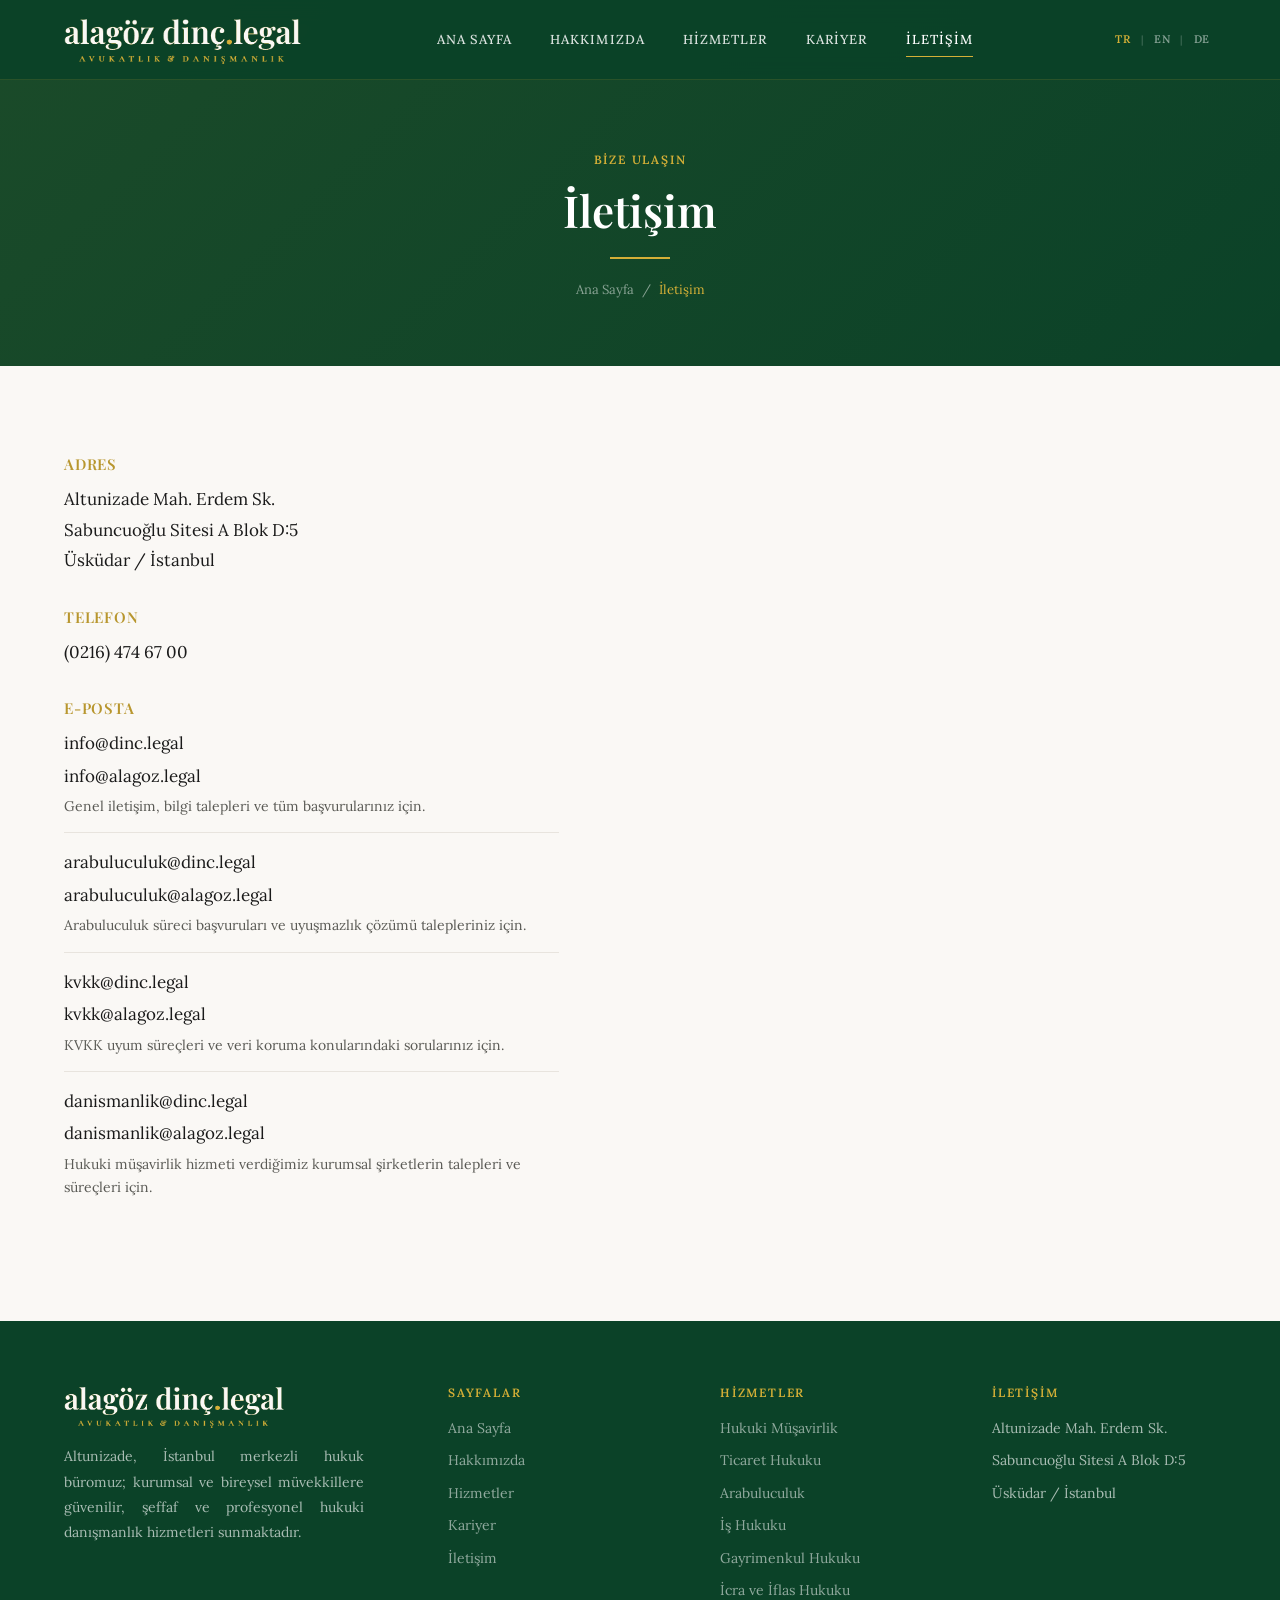
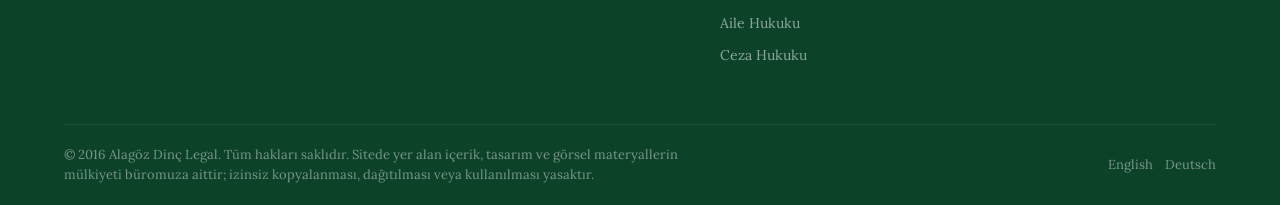
<file: iletisim.html>
<!DOCTYPE html>
<html lang="tr">
<head>
  <meta charset="UTF-8">
  <meta name="viewport" content="width=device-width, initial-scale=1.0">
  <title>İletişim | Alagöz Dinç Legal</title>
  <meta name="description" content="Alagöz Dinç Legal iletişim bilgileri. Altunizade, İstanbul ofisimiz: Altunizade Mah. Erdem Sk. Sabuncuoğlu Sitesi A Blok D:5.">
  <meta name="keywords" content="Alagöz Dinç Legal iletişim, İstanbul avukat adres, Altunizade hukuk bürosu">
  <meta name="author" content="Alagöz Dinç Legal">
  <meta name="robots" content="index, follow">
  <link rel="canonical" href="https://alagozdinc.legal/iletisim.html">
  <link rel="alternate" hreflang="tr" href="https://alagozdinc.legal/iletisim.html">
  <link rel="alternate" hreflang="en" href="https://alagozdinc.legal/en/contact.html">
  <link rel="alternate" hreflang="de" href="https://alagozdinc.legal/de/kontakt.html">
  <link rel="alternate" hreflang="x-default" href="https://alagozdinc.legal/iletisim.html">

  <meta property="og:type" content="website">
  <meta property="og:site_name" content="Alagöz Dinç Legal">
  <meta property="og:image" content="https://alagozdinc.legal/images/logo.png">
  <meta property="og:image:width" content="977">
  <meta property="og:image:height" content="245">
  <meta property="og:title" content="İletişim | Alagöz Dinç Legal">
  <meta property="og:description" content="Alagöz Dinç Legal iletişim bilgileri. Altunizade, İstanbul ofisimiz: Altunizade Mah. Erdem Sk. Sabuncuoğlu Sitesi A Blok D:5.">
  <meta property="og:url" content="https://alagozdinc.legal/iletisim.html">
  <meta property="og:locale" content="tr_TR">
  <meta name="twitter:card" content="summary_large_image">
  <meta name="twitter:title" content="İletişim | Alagöz Dinç Legal">
  <meta name="twitter:description" content="Alagöz Dinç Legal iletişim bilgileri. Altunizade, İstanbul ofisimiz: Altunizade Mah. Erdem Sk. Sabuncuoğlu Sitesi A Blok D:5.">
  <meta name="twitter:image" content="https://alagozdinc.legal/images/logo.png">

  <link rel="preconnect" href="https://fonts.googleapis.com">
  <link rel="preconnect" href="https://fonts.gstatic.com" crossorigin>
  <link href="https://fonts.googleapis.com/css2?family=Lora:ital,wght@0,400;0,500;0,600;1,400&family=Playfair+Display:wght@600;700&display=swap" rel="stylesheet">
  <link rel="icon" href="favicon.svg" type="image/svg+xml">
  <link rel="icon" href="favicon-32.png" type="image/png" sizes="32x32">
  <link rel="icon" href="favicon-16.png" type="image/png" sizes="16x16">
  <link rel="apple-touch-icon" href="apple-touch-icon.png">
  <link rel="stylesheet" href="css/main.css">
</head>
<body>

  <header class="site-header" role="banner">
    <div class="container header-inner">
      <a href="index.html" class="logo" aria-label="alagöz dinç.legal — Ana Sayfa">
        <img src="images/ad-logo-2-light.png" alt="alagöz dinç.legal — Avukatlık & Danışmanlık" class="logo-img" width="240" height="60" decoding="async">
      </a>
      <nav class="main-nav" role="navigation" aria-label="Ana menü">
        <a href="index.html">Ana Sayfa</a>
        <a href="hakkimizda.html">Hakkımızda</a>
        <a href="hizmetler.html">Hizmetler</a>
        <a href="kariyer.html">Kariyer</a>
        <a href="iletisim.html" class="active">İletişim</a>
      </nav>
      <div class="header-actions">
        <div class="lang-switch" aria-label="Dil seçimi">
          <a href="iletisim.html" class="active" lang="tr">TR</a>
          <span class="sep">|</span>
          <a href="en/contact.html" lang="en">EN</a>
          <span class="sep">|</span>
          <a href="de/kontakt.html" lang="de">DE</a>
        </div>
        <button class="menu-toggle" aria-label="Menüyü aç/kapat" aria-expanded="false">
          <span></span><span></span><span></span>
        </button>
      </div>
    </div>
  </header>

  <main>
    <section class="page-header">
      <div class="container">
        <span class="section-label">Bize Ulaşın</span>
        <h1 class="section-title">İletişim</h1>
        <div class="gold-line"></div>
        <nav class="breadcrumb" aria-label="Konum">
          <a href="index.html">Ana Sayfa</a>
          <span>/</span>
          <span class="current">İletişim</span>
        </nav>
      </div>
    </section>

    <section class="section">
      <div class="container">
        <div class="contact-grid">
          <div>
            <div class="contact-info-block">
              <h2>Adres</h2>
              <p>
                Altunizade Mah. Erdem Sk.<br>
                Sabuncuoğlu Sitesi A Blok D:5<br>
                Üsküdar / İstanbul
              </p>
            </div>

            <div class="contact-info-block">
              <h2>Telefon</h2>
              <p><a href="tel:+902164746700">(0216) 474 67 00</a></p>
            </div>

            <div class="contact-info-block">
              <h2>E-posta</h2>
              <ul class="contact-email-list">
                <li>
                  <div class="contact-email-addresses">
                    <a href="mailto:info@dinc.legal">info@dinc.legal</a>
                    <a href="mailto:info@alagoz.legal">info@alagoz.legal</a>
                  </div>
                  <p>Genel iletişim, bilgi talepleri ve tüm başvurularınız için.</p>
                </li>
                <li>
                  <div class="contact-email-addresses">
                    <a href="mailto:arabuluculuk@dinc.legal">arabuluculuk@dinc.legal</a>
                    <a href="mailto:arabuluculuk@alagoz.legal">arabuluculuk@alagoz.legal</a>
                  </div>
                  <p>Arabuluculuk süreci başvuruları ve uyuşmazlık çözümü talepleriniz için.</p>
                </li>
                <li>
                  <div class="contact-email-addresses">
                    <a href="mailto:kvkk@dinc.legal">kvkk@dinc.legal</a>
                    <a href="mailto:kvkk@alagoz.legal">kvkk@alagoz.legal</a>
                  </div>
                  <p>KVKK uyum süreçleri ve veri koruma konularındaki sorularınız için.</p>
                </li>
                <li>
                  <div class="contact-email-addresses">
                    <a href="mailto:danismanlik@dinc.legal">danismanlik@dinc.legal</a>
                    <a href="mailto:danismanlik@alagoz.legal">danismanlik@alagoz.legal</a>
                  </div>
                  <p>Hukuki müşavirlik hizmeti verdiğimiz kurumsal şirketlerin talepleri ve süreçleri için.</p>
                </li>
              </ul>
            </div>
          </div>

          <div>
            <iframe
              class="contact-map"
              title="Alagöz Dinç Legal konumu — Google Haritalar"
              src="https://www.google.com/maps/embed?pb=!1m18!1m12!1m3!1d752.5555476637198!2d29.04468197843048!3d41.02039463274791!2m3!1f0!2f0!3f0!3m2!1i1024!2i768!4f13.1!3m3!1m2!1s0x14cab7fd9e50d87f%3A0x65f805146c760346!2zQWx0dW5pemFkZSwgRXJkZW0gU2suIE5vOjQsIDM0NjYyIMOcc2vDvGRhci_EsHN0YW5idWw!5e0!3m2!1sen!2str!4v1784548687340!5m2!1sen!2str"
              loading="lazy"
              referrerpolicy="no-referrer-when-downgrade"
              allowfullscreen>
            </iframe>
          </div>
        </div>
      </div>
    </section>
  </main>

  <footer class="site-footer" role="contentinfo">
    <div class="container">
      <div class="footer-grid">
        <div class="footer-brand">
          <img src="images/ad-logo-2-light.png" alt="alagöz dinç.legal — Avukatlık & Danışmanlık" class="footer-logo-img" width="240" height="60" loading="lazy" decoding="async">
          <p>Altunizade, İstanbul merkezli hukuk büromuz; kurumsal ve bireysel müvekkillere güvenilir, şeffaf ve profesyonel hukuki danışmanlık hizmetleri sunmaktadır.</p>
        </div>
        <div class="footer-col">
          <h4>Sayfalar</h4>
          <ul>
            <li><a href="index.html">Ana Sayfa</a></li>
            <li><a href="hakkimizda.html">Hakkımızda</a></li>
            <li><a href="hizmetler.html">Hizmetler</a></li>
            <li><a href="kariyer.html">Kariyer</a></li>
            <li><a href="iletisim.html">İletişim</a></li>
          </ul>
        </div>
        <div class="footer-col">
          <h4>Hizmetler</h4>
          <ul>
            <li><a href="hizmetler.html#musavirlik">Hukuki Müşavirlik</a></li>
            <li><a href="hizmetler.html#ticaret">Ticaret Hukuku</a></li>
            <li><a href="hizmetler.html#arabuluculuk">Arabuluculuk</a></li>
            <li><a href="hizmetler.html#is">İş Hukuku</a></li>
            <li><a href="hizmetler.html#gayrimenkul">Gayrimenkul Hukuku</a></li>
            <li><a href="hizmetler.html#icra">İcra ve İflas Hukuku</a></li>
            <li><a href="hizmetler.html#aile">Aile Hukuku</a></li>
            <li><a href="hizmetler.html#ceza">Ceza Hukuku</a></li>
          </ul>
        </div>
        <div class="footer-col">
          <h4>İletişim</h4>
          <ul>
            <li>Altunizade Mah. Erdem Sk.</li>
            <li>Sabuncuoğlu Sitesi A Blok D:5</li>
            <li>Üsküdar / İstanbul</li>
          </ul>
        </div>
      </div>
      <div class="footer-bottom">
        <span>&copy; 2016 Alagöz Dinç Legal. Tüm hakları saklıdır. Sitede yer alan içerik, tasarım ve görsel materyallerin mülkiyeti büromuza aittir; izinsiz kopyalanması, dağıtılması veya kullanılması yasaktır.</span>
        <div class="footer-langs">
          <a href="en/index.html" lang="en">English</a>
          <a href="de/index.html" lang="de">Deutsch</a>
        </div>
      </div>
    </div>
  </footer>

  <script src="js/main.js" defer></script>
</body>
</html>
</file>
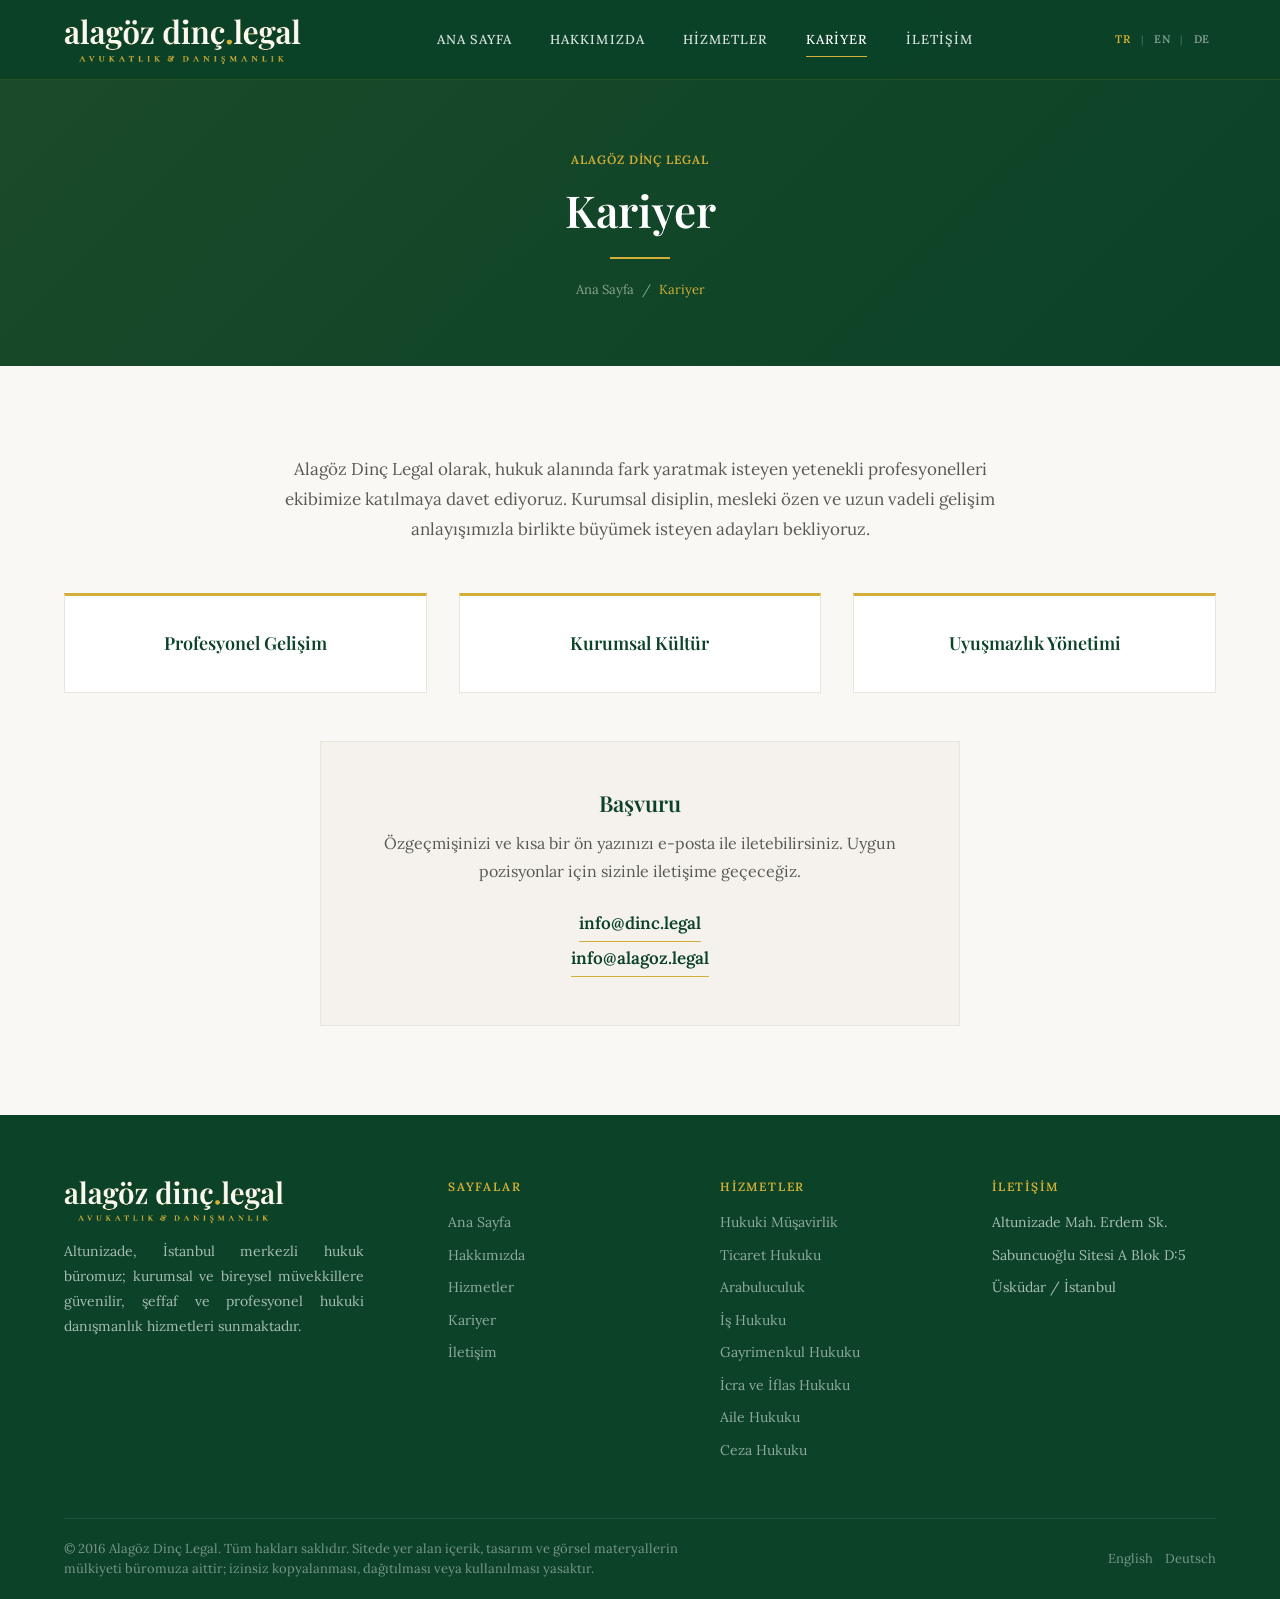
<file: kariyer.html>
<!DOCTYPE html>
<html lang="tr">
<head>
  <meta charset="UTF-8">
  <meta name="viewport" content="width=device-width, initial-scale=1.0">
  <title>Kariyer | Alagöz Dinç Legal</title>
  <meta name="description" content="Alagöz Dinç Legal kariyer fırsatları. Hukuk büromuza katılmak isteyen avukat ve stajyer adayları için başvuru bilgileri.">
  <meta name="keywords" content="Alagöz Dinç Legal kariyer, avukat iş ilanı, stajyer avukat, İstanbul hukuk bürosu">
  <meta name="author" content="Alagöz Dinç Legal">
  <meta name="robots" content="index, follow">
  <link rel="canonical" href="https://alagozdinc.legal/kariyer.html">
  <link rel="alternate" hreflang="tr" href="https://alagozdinc.legal/kariyer.html">
  <link rel="alternate" hreflang="en" href="https://alagozdinc.legal/en/career.html">
  <link rel="alternate" hreflang="de" href="https://alagozdinc.legal/de/karriere.html">
  <link rel="alternate" hreflang="x-default" href="https://alagozdinc.legal/kariyer.html">

  <meta property="og:type" content="website">
  <meta property="og:site_name" content="Alagöz Dinç Legal">
  <meta property="og:image" content="https://alagozdinc.legal/images/logo.png">
  <meta property="og:image:width" content="977">
  <meta property="og:image:height" content="245">
  <meta property="og:title" content="Kariyer | Alagöz Dinç Legal">
  <meta property="og:description" content="Alagöz Dinç Legal kariyer fırsatları. Hukuk büromuza katılmak isteyen avukat ve stajyer adayları için başvuru bilgileri.">
  <meta property="og:url" content="https://alagozdinc.legal/kariyer.html">
  <meta property="og:locale" content="tr_TR">
  <meta name="twitter:card" content="summary_large_image">
  <meta name="twitter:title" content="Kariyer | Alagöz Dinç Legal">
  <meta name="twitter:description" content="Alagöz Dinç Legal kariyer fırsatları. Hukuk büromuza katılmak isteyen avukat ve stajyer adayları için başvuru bilgileri.">
  <meta name="twitter:image" content="https://alagozdinc.legal/images/logo.png">

  <link rel="preconnect" href="https://fonts.googleapis.com">
  <link rel="preconnect" href="https://fonts.gstatic.com" crossorigin>
  <link href="https://fonts.googleapis.com/css2?family=Lora:ital,wght@0,400;0,500;0,600;1,400&family=Playfair+Display:wght@600;700&display=swap" rel="stylesheet">
  <link rel="icon" href="favicon.svg" type="image/svg+xml">
  <link rel="icon" href="favicon-32.png" type="image/png" sizes="32x32">
  <link rel="icon" href="favicon-16.png" type="image/png" sizes="16x16">
  <link rel="apple-touch-icon" href="apple-touch-icon.png">
  <link rel="stylesheet" href="css/main.css">
</head>
<body>

  <header class="site-header" role="banner">
    <div class="container header-inner">
      <a href="index.html" class="logo" aria-label="alagöz dinç.legal — Ana Sayfa">
        <img src="images/ad-logo-2-light.png" alt="alagöz dinç.legal — Avukatlık & Danışmanlık" class="logo-img" width="240" height="60" decoding="async">
      </a>
      <nav class="main-nav" role="navigation" aria-label="Ana menü">
        <a href="index.html">Ana Sayfa</a>
        <a href="hakkimizda.html">Hakkımızda</a>
        <a href="hizmetler.html">Hizmetler</a>
        <a href="kariyer.html" class="active">Kariyer</a>
        <a href="iletisim.html">İletişim</a>
      </nav>
      <div class="header-actions">
        <div class="lang-switch" aria-label="Dil seçimi">
          <a href="kariyer.html" class="active" lang="tr">TR</a>
          <span class="sep">|</span>
          <a href="en/career.html" lang="en">EN</a>
          <span class="sep">|</span>
          <a href="de/karriere.html" lang="de">DE</a>
        </div>
        <button class="menu-toggle" aria-label="Menüyü aç/kapat" aria-expanded="false">
          <span></span><span></span><span></span>
        </button>
      </div>
    </div>
  </header>

  <main>
    <section class="page-header">
      <div class="container">
        <span class="section-label section-label-brand">ALAGÖZ DİNÇ LEGAL</span>
        <h1 class="section-title">Kariyer</h1>
        <div class="gold-line"></div>
        <nav class="breadcrumb" aria-label="Konum">
          <a href="index.html">Ana Sayfa</a>
          <span>/</span>
          <span class="current">Kariyer</span>
        </nav>
      </div>
    </section>

    <section class="section">
      <div class="container">
        <div class="career-intro">
          <p>Alagöz Dinç Legal olarak, hukuk alanında fark yaratmak isteyen yetenekli profesyonelleri ekibimize katılmaya davet ediyoruz. Kurumsal disiplin, mesleki özen ve uzun vadeli gelişim anlayışımızla birlikte büyümek isteyen adayları bekliyoruz.</p>
        </div>

        <div class="career-grid">
          <article class="career-card">
            <h3>Profesyonel Gelişim</h3>
          </article>
          <article class="career-card">
            <h3>Kurumsal Kültür</h3>
          </article>
          <article class="career-card">
            <h3>Uyuşmazlık Yönetimi</h3>
          </article>
        </div>

        <div class="career-apply">
          <h2>Başvuru</h2>
          <p>Özgeçmişinizi ve kısa bir ön yazınızı e-posta ile iletebilirsiniz. Uygun pozisyonlar için sizinle iletişime geçeceğiz.</p>
          <div class="contact-email-addresses career-email-addresses">
            <a href="mailto:info@dinc.legal?subject=Kariyer%20Ba%C5%9Fvurusu%20-%20Alag%C3%B6z%20Din%C3%A7%20Legal" class="email-link">info@dinc.legal</a>
            <a href="mailto:info@alagoz.legal?subject=Kariyer%20Ba%C5%9Fvurusu%20-%20Alag%C3%B6z%20Din%C3%A7%20Legal" class="email-link">info@alagoz.legal</a>
          </div>
        </div>
      </div>
    </section>
  </main>

  <footer class="site-footer" role="contentinfo">
    <div class="container">
      <div class="footer-grid">
        <div class="footer-brand">
          <img src="images/ad-logo-2-light.png" alt="alagöz dinç.legal — Avukatlık & Danışmanlık" class="footer-logo-img" width="240" height="60" loading="lazy" decoding="async">
          <p>Altunizade, İstanbul merkezli hukuk büromuz; kurumsal ve bireysel müvekkillere güvenilir, şeffaf ve profesyonel hukuki danışmanlık hizmetleri sunmaktadır.</p>
        </div>
        <div class="footer-col">
          <h4>Sayfalar</h4>
          <ul>
            <li><a href="index.html">Ana Sayfa</a></li>
            <li><a href="hakkimizda.html">Hakkımızda</a></li>
            <li><a href="hizmetler.html">Hizmetler</a></li>
            <li><a href="kariyer.html">Kariyer</a></li>
            <li><a href="iletisim.html">İletişim</a></li>
          </ul>
        </div>
        <div class="footer-col">
          <h4>Hizmetler</h4>
          <ul>
            <li><a href="hizmetler.html#musavirlik">Hukuki Müşavirlik</a></li>
            <li><a href="hizmetler.html#ticaret">Ticaret Hukuku</a></li>
            <li><a href="hizmetler.html#arabuluculuk">Arabuluculuk</a></li>
            <li><a href="hizmetler.html#is">İş Hukuku</a></li>
            <li><a href="hizmetler.html#gayrimenkul">Gayrimenkul Hukuku</a></li>
            <li><a href="hizmetler.html#icra">İcra ve İflas Hukuku</a></li>
            <li><a href="hizmetler.html#aile">Aile Hukuku</a></li>
            <li><a href="hizmetler.html#ceza">Ceza Hukuku</a></li>
          </ul>
        </div>
        <div class="footer-col">
          <h4>İletişim</h4>
          <ul>
            <li>Altunizade Mah. Erdem Sk.</li>
            <li>Sabuncuoğlu Sitesi A Blok D:5</li>
            <li>Üsküdar / İstanbul</li>
          </ul>
        </div>
      </div>
      <div class="footer-bottom">
        <span>&copy; 2016 Alagöz Dinç Legal. Tüm hakları saklıdır. Sitede yer alan içerik, tasarım ve görsel materyallerin mülkiyeti büromuza aittir; izinsiz kopyalanması, dağıtılması veya kullanılması yasaktır.</span>
        <div class="footer-langs">
          <a href="en/index.html" lang="en">English</a>
          <a href="de/index.html" lang="de">Deutsch</a>
        </div>
      </div>
    </div>
  </footer>

  <script src="js/main.js" defer></script>
</body>
</html>
</file>
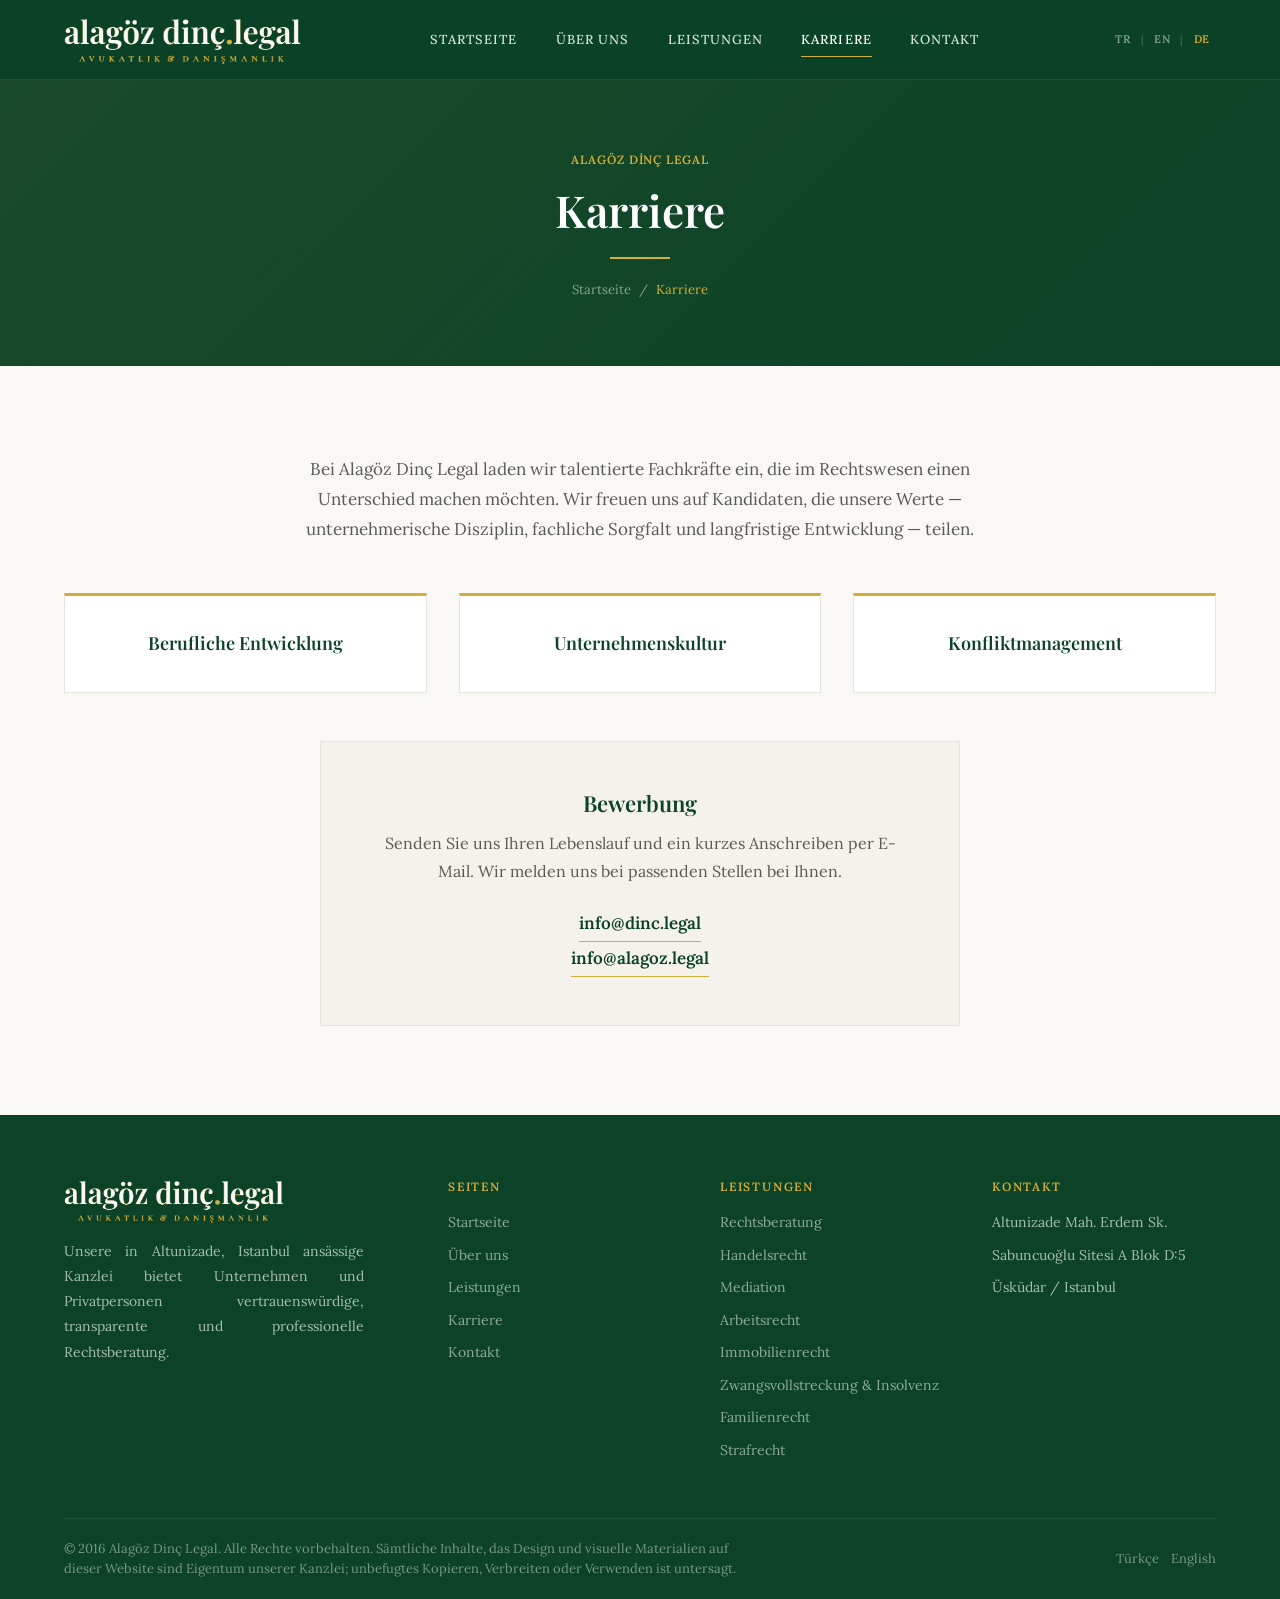
<file: de/karriere.html>
<!DOCTYPE html>
<html lang="de">
<head>
  <meta charset="UTF-8">
  <meta name="viewport" content="width=device-width, initial-scale=1.0">
  <title>Karriere | Alagöz Dinç Legal</title>
  <meta name="description" content="Karrieremöglichkeiten bei Alagöz Dinç Legal. Bewerbungsinformationen für Anwälte und Praktikanten in Istanbul.">
  <meta name="keywords" content="Alagöz Dinç Legal Karriere, Anwalt Stellenangebot, Rechtsanwaltskanzlei Istanbul">
  <meta name="author" content="Alagöz Dinç Legal">
  <meta name="robots" content="index, follow">
  <link rel="canonical" href="https://alagozdinc.legal/kariyer.html">
  <link rel="alternate" hreflang="tr" href="https://alagozdinc.legal/kariyer.html">
  <link rel="alternate" hreflang="en" href="https://alagozdinc.legal/en/career.html">
  <link rel="alternate" hreflang="de" href="https://alagozdinc.legal/de/karriere.html">
  <link rel="alternate" hreflang="x-default" href="https://alagozdinc.legal/kariyer.html">

  <meta property="og:type" content="website">
  <meta property="og:site_name" content="Alagöz Dinç Legal">
  <meta property="og:image" content="https://alagozdinc.legal/images/logo.png">
  <meta property="og:image:width" content="977">
  <meta property="og:image:height" content="245">
  <meta property="og:title" content="Karriere | Alagöz Dinç Legal">
  <meta property="og:description" content="Karrieremöglichkeiten bei Alagöz Dinç Legal. Bewerbungsinformationen für Anwälte und Praktikanten in Istanbul.">
  <meta property="og:url" content="https://alagozdinc.legal/de/karriere.html">
  <meta property="og:locale" content="de_DE">
  <meta name="twitter:card" content="summary_large_image">
  <meta name="twitter:title" content="Karriere | Alagöz Dinç Legal">
  <meta name="twitter:description" content="Karrieremöglichkeiten bei Alagöz Dinç Legal. Bewerbungsinformationen für Anwälte und Praktikanten in Istanbul.">
  <meta name="twitter:image" content="https://alagozdinc.legal/images/logo.png">

  <link rel="preconnect" href="https://fonts.googleapis.com">
  <link rel="preconnect" href="https://fonts.gstatic.com" crossorigin>
  <link href="https://fonts.googleapis.com/css2?family=Lora:ital,wght@0,400;0,500;0,600;1,400&family=Playfair+Display:wght@600;700&display=swap" rel="stylesheet">
  <link rel="icon" href="../favicon.svg" type="image/svg+xml">
  <link rel="icon" href="../favicon-32.png" type="image/png" sizes="32x32">
  <link rel="icon" href="../favicon-16.png" type="image/png" sizes="16x16">
  <link rel="apple-touch-icon" href="../apple-touch-icon.png">
  <link rel="stylesheet" href="../css/main.css">
</head>
<body>

  <header class="site-header" role="banner">
    <div class="container header-inner">
      <a href="index.html" class="logo" aria-label="alagöz dinç.legal — Startseite">
        <img src="../images/ad-logo-2-light.png" alt="alagöz dinç.legal — Avukatlık & Danışmanlık" class="logo-img" width="240" height="60" decoding="async">
      </a>
      <nav class="main-nav" role="navigation" aria-label="Hauptmenü">
        <a href="index.html">Startseite</a>
        <a href="ueber-uns.html">Über uns</a>
        <a href="leistungen.html">Leistungen</a>
        <a href="karriere.html" class="active">Karriere</a>
        <a href="kontakt.html">Kontakt</a>
      </nav>
      <div class="header-actions">
        <div class="lang-switch" aria-label="Sprachauswahl">
          <a href="../kariyer.html" lang="tr">TR</a>
          <span class="sep">|</span>
          <a href="../en/career.html" lang="en">EN</a>
          <span class="sep">|</span>
          <a href="karriere.html" class="active" lang="de">DE</a>
        </div>
        <button class="menu-toggle" aria-label="Menü öffnen/schließen" aria-expanded="false">
          <span></span><span></span><span></span>
        </button>
      </div>
    </div>
  </header>

  <main>
    <section class="page-header">
      <div class="container">
        <span class="section-label section-label-brand">ALAGÖZ DİNÇ LEGAL</span>
        <h1 class="section-title">Karriere</h1>
        <div class="gold-line"></div>
        <nav class="breadcrumb" aria-label="Brotkrumen">
          <a href="index.html">Startseite</a>
          <span>/</span>
          <span class="current">Karriere</span>
        </nav>
      </div>
    </section>

    <section class="section">
      <div class="container">
        <div class="career-intro">
          <p>Bei Alagöz Dinç Legal laden wir talentierte Fachkräfte ein, die im Rechtswesen einen Unterschied machen möchten. Wir freuen uns auf Kandidaten, die unsere Werte — unternehmerische Disziplin, fachliche Sorgfalt und langfristige Entwicklung — teilen.</p>
        </div>

        <div class="career-grid">
          <article class="career-card">
            <h3>Berufliche Entwicklung</h3>
          </article>
          <article class="career-card">
            <h3>Unternehmenskultur</h3>
          </article>
          <article class="career-card">
            <h3>Konfliktmanagement</h3>
          </article>
        </div>

        <div class="career-apply">
          <h2>Bewerbung</h2>
          <p>Senden Sie uns Ihren Lebenslauf und ein kurzes Anschreiben per E-Mail. Wir melden uns bei passenden Stellen bei Ihnen.</p>
          <div class="contact-email-addresses career-email-addresses">
            <a href="mailto:info@dinc.legal?subject=Karrierebewerbung%20-%20Alag%C3%B6z%20Din%C3%A7%20Legal" class="email-link">info@dinc.legal</a>
            <a href="mailto:info@alagoz.legal?subject=Karrierebewerbung%20-%20Alag%C3%B6z%20Din%C3%A7%20Legal" class="email-link">info@alagoz.legal</a>
          </div>
        </div>
      </div>
    </section>
  </main>

  <footer class="site-footer" role="contentinfo">
    <div class="container">
      <div class="footer-grid">
        <div class="footer-brand">
          <img src="../images/ad-logo-2-light.png" alt="alagöz dinç.legal — Avukatlık & Danışmanlık" class="footer-logo-img" width="240" height="60" loading="lazy" decoding="async">
          <p>Unsere in Altunizade, Istanbul ansässige Kanzlei bietet Unternehmen und Privatpersonen vertrauenswürdige, transparente und professionelle Rechtsberatung.</p>
        </div>
        <div class="footer-col">
          <h4>Seiten</h4>
          <ul>
            <li><a href="index.html">Startseite</a></li>
            <li><a href="ueber-uns.html">Über uns</a></li>
            <li><a href="leistungen.html">Leistungen</a></li>
            <li><a href="karriere.html">Karriere</a></li>
            <li><a href="kontakt.html">Kontakt</a></li>
          </ul>
        </div>
        <div class="footer-col">
          <h4>Leistungen</h4>
          <ul>
            <li><a href="leistungen.html#rechtsberatung">Rechtsberatung</a></li>
            <li><a href="leistungen.html#handelsrecht">Handelsrecht</a></li>
            <li><a href="leistungen.html#mediation">Mediation</a></li>
            <li><a href="leistungen.html#arbeitsrecht">Arbeitsrecht</a></li>
            <li><a href="leistungen.html#immobilienrecht">Immobilienrecht</a></li>
            <li><a href="leistungen.html#vollstreckung">Zwangsvollstreckung &amp; Insolvenz</a></li>
            <li><a href="leistungen.html#familienrecht">Familienrecht</a></li>
            <li><a href="leistungen.html#strafrecht">Strafrecht</a></li>
          </ul>
        </div>
        <div class="footer-col">
          <h4>Kontakt</h4>
          <ul>
            <li>Altunizade Mah. Erdem Sk.</li>
            <li>Sabuncuoğlu Sitesi A Blok D:5</li>
            <li>Üsküdar / Istanbul</li>
          </ul>
        </div>
      </div>
      <div class="footer-bottom">
        <span>&copy; 2016 Alagöz Dinç Legal. Alle Rechte vorbehalten. Sämtliche Inhalte, das Design und visuelle Materialien auf dieser Website sind Eigentum unserer Kanzlei; unbefugtes Kopieren, Verbreiten oder Verwenden ist untersagt.</span>
        <div class="footer-langs">
          <a href="../index.html" lang="tr">Türkçe</a>
          <a href="../en/index.html" lang="en">English</a>
        </div>
      </div>
    </div>
  </footer>

  <script src="../js/main.js" defer></script>
</body>
</html>
</file>
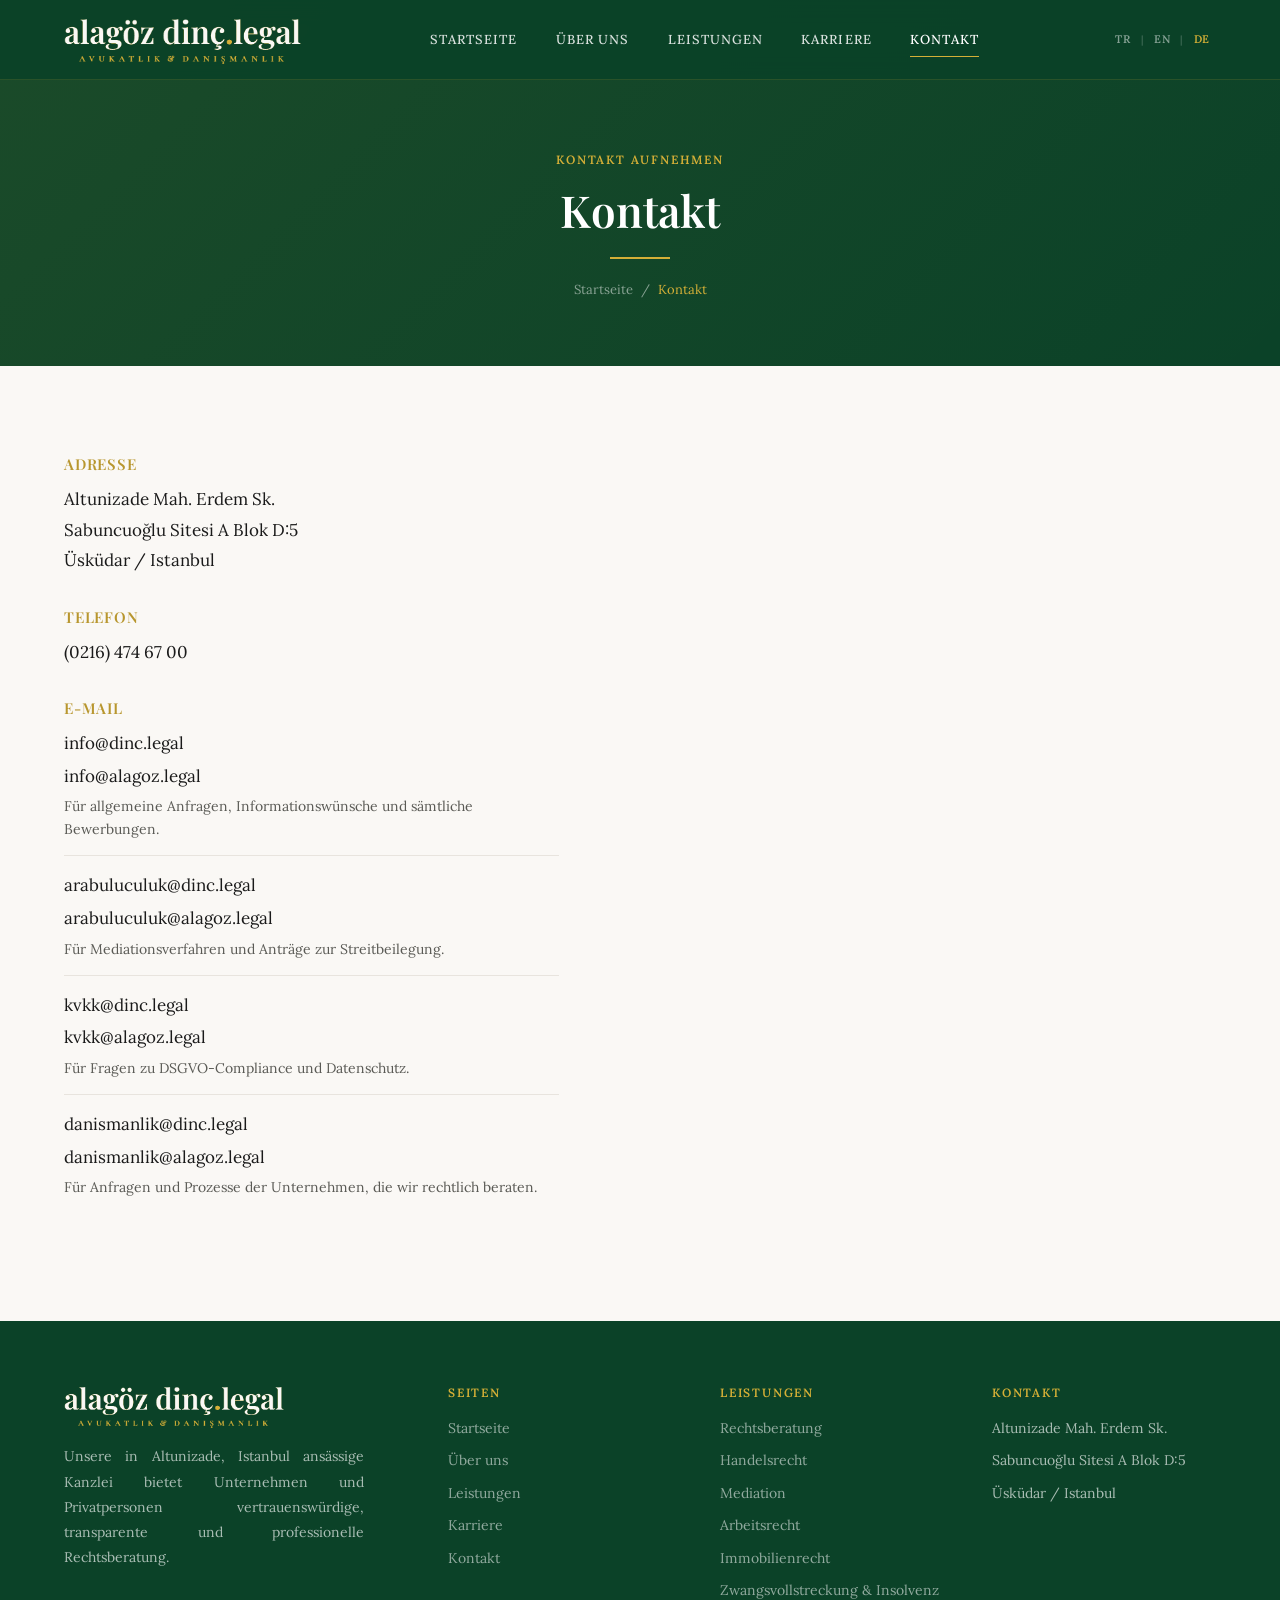
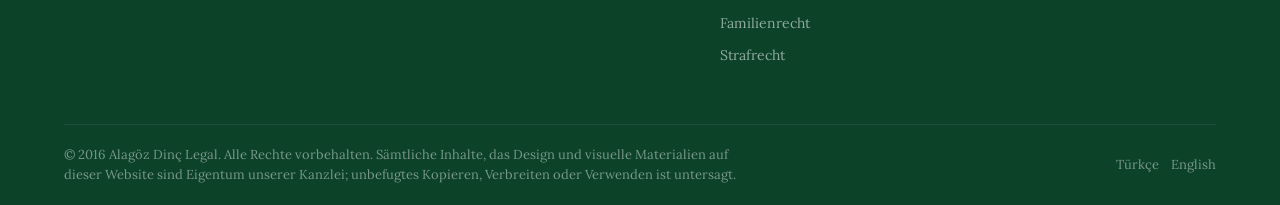
<file: de/kontakt.html>
<!DOCTYPE html>
<html lang="de">
<head>
  <meta charset="UTF-8">
  <meta name="viewport" content="width=device-width, initial-scale=1.0">
  <title>Kontakt | Alagöz Dinç Legal</title>
  <meta name="description" content="Kontakt zu Alagöz Dinç Legal. Unser Büro in Altunizade, Istanbul: Altunizade Mah. Erdem Sk. Sabuncuoğlu Sitesi A Blok D:5.">
  <meta name="keywords" content="Alagöz Dinç Legal Kontakt, Istanbul Anwalt Adresse, Kanzlei Altunizade">
  <meta name="author" content="Alagöz Dinç Legal">
  <meta name="robots" content="index, follow">
  <link rel="canonical" href="https://alagozdinc.legal/iletisim.html">
  <link rel="alternate" hreflang="tr" href="https://alagozdinc.legal/iletisim.html">
  <link rel="alternate" hreflang="en" href="https://alagozdinc.legal/en/contact.html">
  <link rel="alternate" hreflang="de" href="https://alagozdinc.legal/de/kontakt.html">
  <link rel="alternate" hreflang="x-default" href="https://alagozdinc.legal/iletisim.html">

  <meta property="og:type" content="website">
  <meta property="og:site_name" content="Alagöz Dinç Legal">
  <meta property="og:image" content="https://alagozdinc.legal/images/logo.png">
  <meta property="og:image:width" content="977">
  <meta property="og:image:height" content="245">
  <meta property="og:title" content="Kontakt | Alagöz Dinç Legal">
  <meta property="og:description" content="Kontakt zu Alagöz Dinç Legal. Unser Büro in Altunizade, Istanbul: Altunizade Mah. Erdem Sk. Sabuncuoğlu Sitesi A Blok D:5.">
  <meta property="og:url" content="https://alagozdinc.legal/de/kontakt.html">
  <meta property="og:locale" content="de_DE">
  <meta name="twitter:card" content="summary_large_image">
  <meta name="twitter:title" content="Kontakt | Alagöz Dinç Legal">
  <meta name="twitter:description" content="Kontakt zu Alagöz Dinç Legal. Unser Büro in Altunizade, Istanbul: Altunizade Mah. Erdem Sk. Sabuncuoğlu Sitesi A Blok D:5.">
  <meta name="twitter:image" content="https://alagozdinc.legal/images/logo.png">

  <link rel="preconnect" href="https://fonts.googleapis.com">
  <link rel="preconnect" href="https://fonts.gstatic.com" crossorigin>
  <link href="https://fonts.googleapis.com/css2?family=Lora:ital,wght@0,400;0,500;0,600;1,400&family=Playfair+Display:wght@600;700&display=swap" rel="stylesheet">
  <link rel="icon" href="../favicon.svg" type="image/svg+xml">
  <link rel="icon" href="../favicon-32.png" type="image/png" sizes="32x32">
  <link rel="icon" href="../favicon-16.png" type="image/png" sizes="16x16">
  <link rel="apple-touch-icon" href="../apple-touch-icon.png">
  <link rel="stylesheet" href="../css/main.css">
</head>
<body>

  <header class="site-header" role="banner">
    <div class="container header-inner">
      <a href="index.html" class="logo" aria-label="alagöz dinç.legal — Startseite">
        <img src="../images/ad-logo-2-light.png" alt="alagöz dinç.legal — Avukatlık & Danışmanlık" class="logo-img" width="240" height="60" decoding="async">
      </a>
      <nav class="main-nav" role="navigation" aria-label="Hauptmenü">
        <a href="index.html">Startseite</a>
        <a href="ueber-uns.html">Über uns</a>
        <a href="leistungen.html">Leistungen</a>
        <a href="karriere.html">Karriere</a>
        <a href="kontakt.html" class="active">Kontakt</a>
      </nav>
      <div class="header-actions">
        <div class="lang-switch" aria-label="Sprachauswahl">
          <a href="../iletisim.html" lang="tr">TR</a>
          <span class="sep">|</span>
          <a href="../en/contact.html" lang="en">EN</a>
          <span class="sep">|</span>
          <a href="kontakt.html" class="active" lang="de">DE</a>
        </div>
        <button class="menu-toggle" aria-label="Menü öffnen/schließen" aria-expanded="false">
          <span></span><span></span><span></span>
        </button>
      </div>
    </div>
  </header>

  <main>
    <section class="page-header">
      <div class="container">
        <span class="section-label">Kontakt aufnehmen</span>
        <h1 class="section-title">Kontakt</h1>
        <div class="gold-line"></div>
        <nav class="breadcrumb" aria-label="Brotkrumen">
          <a href="index.html">Startseite</a>
          <span>/</span>
          <span class="current">Kontakt</span>
        </nav>
      </div>
    </section>

    <section class="section">
      <div class="container">
        <div class="contact-grid">
          <div>
            <div class="contact-info-block">
              <h2>Adresse</h2>
              <p>
                Altunizade Mah. Erdem Sk.<br>
                Sabuncuoğlu Sitesi A Blok D:5<br>
                Üsküdar / Istanbul
              </p>
            </div>

            <div class="contact-info-block">
              <h2>Telefon</h2>
              <p><a href="tel:+902164746700">(0216) 474 67 00</a></p>
            </div>

            <div class="contact-info-block">
              <h2>E-Mail</h2>
              <ul class="contact-email-list">
                <li>
                  <div class="contact-email-addresses">
                    <a href="mailto:info@dinc.legal">info@dinc.legal</a>
                    <a href="mailto:info@alagoz.legal">info@alagoz.legal</a>
                  </div>
                  <p>Für allgemeine Anfragen, Informationswünsche und sämtliche Bewerbungen.</p>
                </li>
                <li>
                  <div class="contact-email-addresses">
                    <a href="mailto:arabuluculuk@dinc.legal">arabuluculuk@dinc.legal</a>
                    <a href="mailto:arabuluculuk@alagoz.legal">arabuluculuk@alagoz.legal</a>
                  </div>
                  <p>Für Mediationsverfahren und Anträge zur Streitbeilegung.</p>
                </li>
                <li>
                  <div class="contact-email-addresses">
                    <a href="mailto:kvkk@dinc.legal">kvkk@dinc.legal</a>
                    <a href="mailto:kvkk@alagoz.legal">kvkk@alagoz.legal</a>
                  </div>
                  <p>Für Fragen zu DSGVO-Compliance und Datenschutz.</p>
                </li>
                <li>
                  <div class="contact-email-addresses">
                    <a href="mailto:danismanlik@dinc.legal">danismanlik@dinc.legal</a>
                    <a href="mailto:danismanlik@alagoz.legal">danismanlik@alagoz.legal</a>
                  </div>
                  <p>Für Anfragen und Prozesse der Unternehmen, die wir rechtlich beraten.</p>
                </li>
              </ul>
            </div>
          </div>

          <div>
            <iframe
              class="contact-map"
              title="Standort von Alagöz Dinç Legal — Google Maps"
              src="https://www.google.com/maps/embed?pb=!1m18!1m12!1m3!1d752.5555476637198!2d29.04468197843048!3d41.02039463274791!2m3!1f0!2f0!3f0!3m2!1i1024!2i768!4f13.1!3m3!1m2!1s0x14cab7fd9e50d87f%3A0x65f805146c760346!2zQWx0dW5pemFkZSwgRXJkZW0gU2suIE5vOjQsIDM0NjYyIMOcc2vDvGRhci_EsHN0YW5idWw!5e0!3m2!1sen!2str!4v1784548687340!5m2!1sen!2str"
              loading="lazy"
              referrerpolicy="no-referrer-when-downgrade"
              allowfullscreen>
            </iframe>
          </div>
        </div>
      </div>
    </section>
  </main>

  <footer class="site-footer" role="contentinfo">
    <div class="container">
      <div class="footer-grid">
        <div class="footer-brand">
          <img src="../images/ad-logo-2-light.png" alt="alagöz dinç.legal — Avukatlık & Danışmanlık" class="footer-logo-img" width="240" height="60" loading="lazy" decoding="async">
          <p>Unsere in Altunizade, Istanbul ansässige Kanzlei bietet Unternehmen und Privatpersonen vertrauenswürdige, transparente und professionelle Rechtsberatung.</p>
        </div>
        <div class="footer-col">
          <h4>Seiten</h4>
          <ul>
            <li><a href="index.html">Startseite</a></li>
            <li><a href="ueber-uns.html">Über uns</a></li>
            <li><a href="leistungen.html">Leistungen</a></li>
            <li><a href="karriere.html">Karriere</a></li>
            <li><a href="kontakt.html">Kontakt</a></li>
          </ul>
        </div>
        <div class="footer-col">
          <h4>Leistungen</h4>
          <ul>
            <li><a href="leistungen.html#rechtsberatung">Rechtsberatung</a></li>
            <li><a href="leistungen.html#handelsrecht">Handelsrecht</a></li>
            <li><a href="leistungen.html#mediation">Mediation</a></li>
            <li><a href="leistungen.html#arbeitsrecht">Arbeitsrecht</a></li>
            <li><a href="leistungen.html#immobilienrecht">Immobilienrecht</a></li>
            <li><a href="leistungen.html#vollstreckung">Zwangsvollstreckung &amp; Insolvenz</a></li>
            <li><a href="leistungen.html#familienrecht">Familienrecht</a></li>
            <li><a href="leistungen.html#strafrecht">Strafrecht</a></li>
          </ul>
        </div>
        <div class="footer-col">
          <h4>Kontakt</h4>
          <ul>
            <li>Altunizade Mah. Erdem Sk.</li>
            <li>Sabuncuoğlu Sitesi A Blok D:5</li>
            <li>Üsküdar / Istanbul</li>
          </ul>
        </div>
      </div>
      <div class="footer-bottom">
        <span>&copy; 2016 Alagöz Dinç Legal. Alle Rechte vorbehalten. Sämtliche Inhalte, das Design und visuelle Materialien auf dieser Website sind Eigentum unserer Kanzlei; unbefugtes Kopieren, Verbreiten oder Verwenden ist untersagt.</span>
        <div class="footer-langs">
          <a href="../index.html" lang="tr">Türkçe</a>
          <a href="../en/index.html" lang="en">English</a>
        </div>
      </div>
    </div>
  </footer>

  <script src="../js/main.js" defer></script>
</body>
</html>
</file>
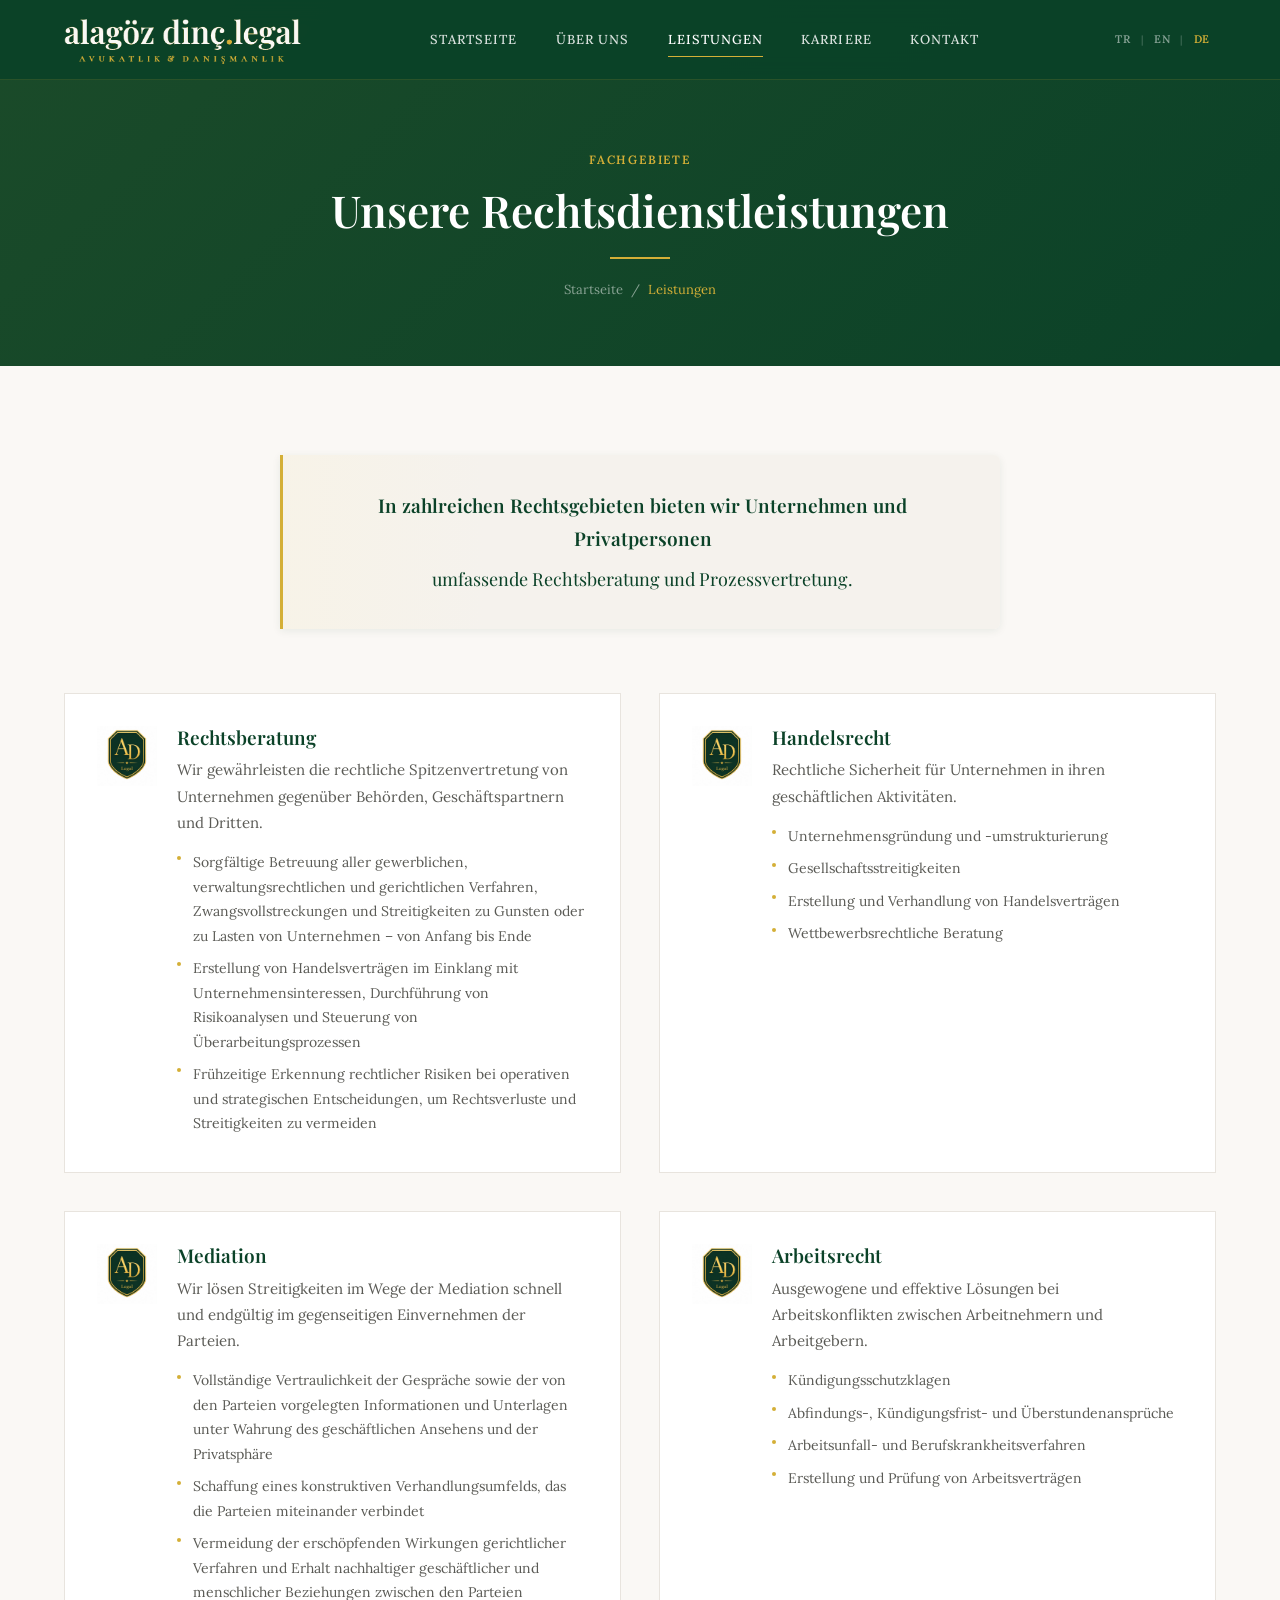
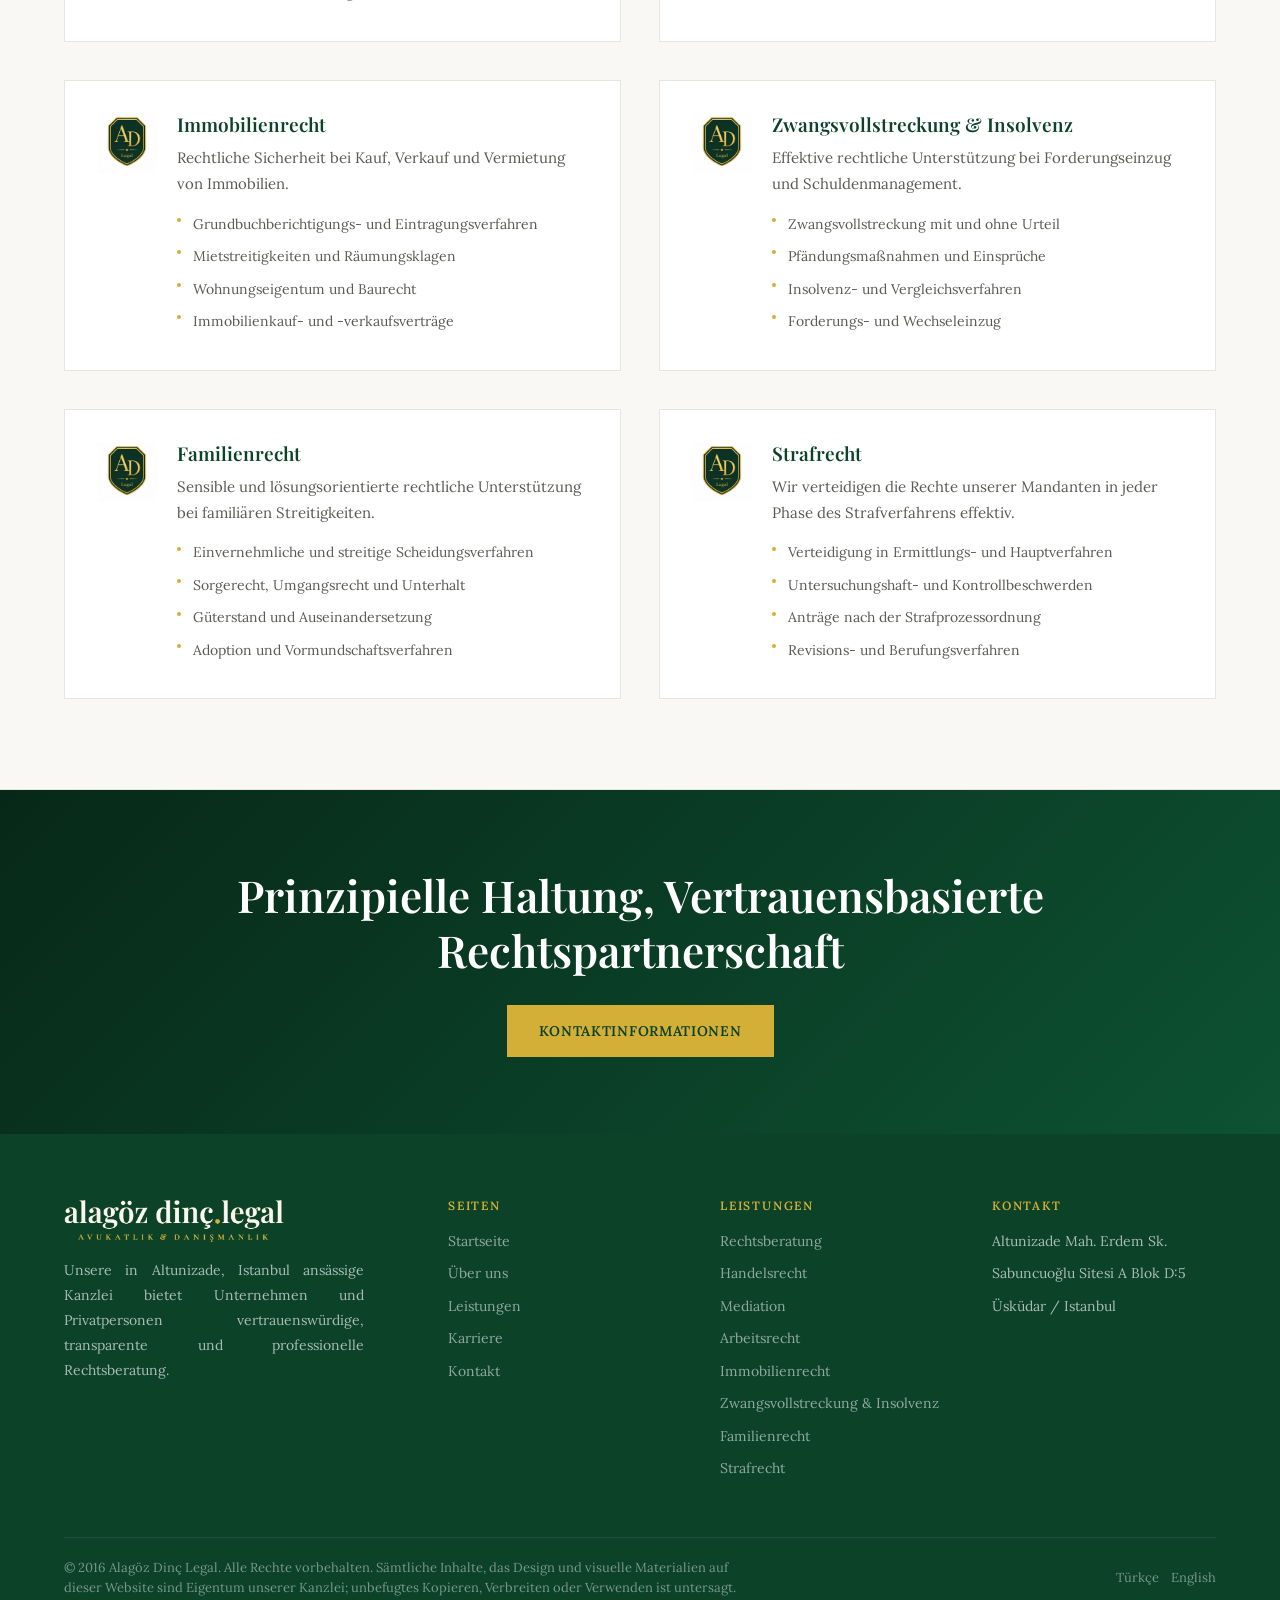
<file: de/leistungen.html>
<!DOCTYPE html>
<html lang="de">
<head>
  <meta charset="UTF-8">
  <meta name="viewport" content="width=device-width, initial-scale=1.0">
  <title>Leistungen | Alagöz Dinç Legal — Rechtsberatung, Handelsrecht, Mediation</title>
  <meta name="description" content="Rechtsdienstleistungen von Alagöz Dinç Legal: Rechtsberatung, Handelsrecht, Mediation, Arbeitsrecht, Immobilienrecht, Zwangsvollstreckung, Familien- und Strafrecht.">
  <meta name="keywords" content="Alagöz Dinç Legal, Istanbul Anwalt, Rechtsberatung, Handelsrecht, Mediation, Arbeitsrecht, Immobilienrecht, Zwangsvollstreckung, Familienrecht, Strafrecht, Kanzlei">
  <meta name="author" content="Alagöz Dinç Legal">
  <meta name="robots" content="index, follow">
  <link rel="canonical" href="https://alagozdinc.legal/hizmetler.html">
  <link rel="alternate" hreflang="tr" href="https://alagozdinc.legal/hizmetler.html">
  <link rel="alternate" hreflang="en" href="https://alagozdinc.legal/en/services.html">
  <link rel="alternate" hreflang="de" href="https://alagozdinc.legal/de/leistungen.html">
  <link rel="alternate" hreflang="x-default" href="https://alagozdinc.legal/hizmetler.html">

  <meta property="og:type" content="website">
  <meta property="og:site_name" content="Alagöz Dinç Legal">
  <meta property="og:image" content="https://alagozdinc.legal/images/logo.png">
  <meta property="og:image:width" content="977">
  <meta property="og:image:height" content="245">
  <meta property="og:title" content="Leistungen | Alagöz Dinç Legal — Rechtsberatung, Handelsrecht, Mediation">
  <meta property="og:description" content="Rechtsdienstleistungen von Alagöz Dinç Legal: Rechtsberatung, Handelsrecht, Mediation, Arbeitsrecht, Immobilienrecht, Zwangsvollstreckung, Familien- und Strafrecht.">
  <meta property="og:url" content="https://alagozdinc.legal/de/leistungen.html">
  <meta property="og:locale" content="de_DE">
  <meta name="twitter:card" content="summary_large_image">
  <meta name="twitter:title" content="Leistungen | Alagöz Dinç Legal — Rechtsberatung, Handelsrecht, Mediation">
  <meta name="twitter:description" content="Rechtsdienstleistungen von Alagöz Dinç Legal: Rechtsberatung, Handelsrecht, Mediation, Arbeitsrecht, Immobilienrecht, Zwangsvollstreckung, Familien- und Strafrecht.">
  <meta name="twitter:image" content="https://alagozdinc.legal/images/logo.png">

  <link rel="preconnect" href="https://fonts.googleapis.com">
  <link rel="preconnect" href="https://fonts.gstatic.com" crossorigin>
  <link href="https://fonts.googleapis.com/css2?family=Lora:ital,wght@0,400;0,500;0,600;1,400&family=Playfair+Display:wght@600;700&display=swap" rel="stylesheet">
  <link rel="icon" href="../favicon.svg" type="image/svg+xml">
  <link rel="icon" href="../favicon-32.png" type="image/png" sizes="32x32">
  <link rel="icon" href="../favicon-16.png" type="image/png" sizes="16x16">
  <link rel="apple-touch-icon" href="../apple-touch-icon.png">
  <link rel="stylesheet" href="../css/main.css">

  <script type="application/ld+json">
  {
    "@context": "https://schema.org",
    "@type": "ItemList",
    "name": "Rechtsdienstleistungen",
    "itemListElement": [
      {"@type": "ListItem", "position": 1, "name": "Rechtsberatung", "url": "https://alagozdinc.legal/de/leistungen.html#rechtsberatung"},
      {"@type": "ListItem", "position": 2, "name": "Handelsrecht", "url": "https://alagozdinc.legal/de/leistungen.html#handelsrecht"},
      {"@type": "ListItem", "position": 3, "name": "Mediation", "url": "https://alagozdinc.legal/de/leistungen.html#mediation"},
      {"@type": "ListItem", "position": 4, "name": "Arbeitsrecht", "url": "https://alagozdinc.legal/de/leistungen.html#arbeitsrecht"},
      {"@type": "ListItem", "position": 5, "name": "Immobilienrecht", "url": "https://alagozdinc.legal/de/leistungen.html#immobilienrecht"},
      {"@type": "ListItem", "position": 6, "name": "Zwangsvollstreckung", "url": "https://alagozdinc.legal/de/leistungen.html#vollstreckung"},
      {"@type": "ListItem", "position": 7, "name": "Familienrecht", "url": "https://alagozdinc.legal/de/leistungen.html#familienrecht"},
      {"@type": "ListItem", "position": 8, "name": "Strafrecht", "url": "https://alagozdinc.legal/de/leistungen.html#strafrecht"}
    ]
  }
  </script>
</head>
<body>

  <header class="site-header" role="banner">
    <div class="container header-inner">
      <a href="index.html" class="logo" aria-label="alagöz dinç.legal — Startseite">
        <img src="../images/ad-logo-2-light.png" alt="alagöz dinç.legal — Avukatlık & Danışmanlık" class="logo-img" width="240" height="60" decoding="async">
      </a>
      <nav class="main-nav" role="navigation" aria-label="Hauptmenü">
        <a href="index.html">Startseite</a>
        <a href="ueber-uns.html">Über uns</a>
        <a href="leistungen.html" class="active">Leistungen</a>
        <a href="karriere.html">Karriere</a>
        <a href="kontakt.html">Kontakt</a>
      </nav>
      <div class="header-actions">
        <div class="lang-switch" aria-label="Sprachauswahl">
          <a href="../hizmetler.html" lang="tr">TR</a>
          <span class="sep">|</span>
          <a href="../en/services.html" lang="en">EN</a>
          <span class="sep">|</span>
          <a href="leistungen.html" class="active" lang="de">DE</a>
        </div>
        <button class="menu-toggle" aria-label="Menü öffnen/schließen" aria-expanded="false">
          <span></span><span></span><span></span>
        </button>
      </div>
    </div>
  </header>

  <main>
    <section class="page-header">
      <div class="container">
        <span class="section-label">Fachgebiete</span>
        <h1 class="section-title">Unsere Rechtsdienstleistungen</h1>
        <div class="gold-line"></div>
        <nav class="breadcrumb" aria-label="Brotkrumen">
          <a href="index.html">Startseite</a>
          <span>/</span>
          <span class="current">Leistungen</span>
        </nav>
      </div>
    </section>

    <section class="section">
      <div class="container">
        <div class="section-header">
          <div class="services-intro-panel">
            <p class="services-intro-line">In zahlreichen Rechtsgebieten bieten wir Unternehmen und Privatpersonen</p>
            <p class="services-intro-line">umfassende Rechtsberatung und Prozessvertretung.</p>
          </div>
        </div>

        <div class="services-detail-grid">
          <article class="service-detail" id="rechtsberatung">
            <div class="service-detail-icon"><img src="../images/ad_icon_3.jpeg" alt="" width="48" height="48" loading="lazy" decoding="async"></div>
            <div>
              <h2>Rechtsberatung</h2>
              <p>Wir gewährleisten die rechtliche Spitzenvertretung von Unternehmen gegenüber Behörden, Geschäftspartnern und Dritten.</p>
              <ul>
                <li>Sorgfältige Betreuung aller gewerblichen, verwaltungsrechtlichen und gerichtlichen Verfahren, Zwangsvollstreckungen und Streitigkeiten zu Gunsten oder zu Lasten von Unternehmen – von Anfang bis Ende</li>
                <li>Erstellung von Handelsverträgen im Einklang mit Unternehmensinteressen, Durchführung von Risikoanalysen und Steuerung von Überarbeitungsprozessen</li>
                <li>Frühzeitige Erkennung rechtlicher Risiken bei operativen und strategischen Entscheidungen, um Rechtsverluste und Streitigkeiten zu vermeiden</li>
              </ul>
            </div>
          </article>

          <article class="service-detail" id="handelsrecht">
            <div class="service-detail-icon"><img src="../images/ad_icon_3.jpeg" alt="" width="48" height="48" loading="lazy" decoding="async"></div>
            <div>
              <h2>Handelsrecht</h2>
              <p>Rechtliche Sicherheit für Unternehmen in ihren geschäftlichen Aktivitäten.</p>
              <ul>
                <li>Unternehmensgründung und -umstrukturierung</li>
                <li>Gesellschaftsstreitigkeiten</li>
                <li>Erstellung und Verhandlung von Handelsverträgen</li>
                <li>Wettbewerbsrechtliche Beratung</li>
              </ul>
            </div>
          </article>

          <article class="service-detail" id="mediation">
            <div class="service-detail-icon"><img src="../images/ad_icon_3.jpeg" alt="" width="48" height="48" loading="lazy" decoding="async"></div>
            <div>
              <h2>Mediation</h2>
              <p>Wir lösen Streitigkeiten im Wege der Mediation schnell und endgültig im gegenseitigen Einvernehmen der Parteien.</p>
              <ul>
                <li>Vollständige Vertraulichkeit der Gespräche sowie der von den Parteien vorgelegten Informationen und Unterlagen unter Wahrung des geschäftlichen Ansehens und der Privatsphäre</li>
                <li>Schaffung eines konstruktiven Verhandlungsumfelds, das die Parteien miteinander verbindet</li>
                <li>Vermeidung der erschöpfenden Wirkungen gerichtlicher Verfahren und Erhalt nachhaltiger geschäftlicher und menschlicher Beziehungen zwischen den Parteien</li>
              </ul>
            </div>
          </article>

          <article class="service-detail" id="arbeitsrecht">
            <div class="service-detail-icon"><img src="../images/ad_icon_3.jpeg" alt="" width="48" height="48" loading="lazy" decoding="async"></div>
            <div>
              <h2>Arbeitsrecht</h2>
              <p>Ausgewogene und effektive Lösungen bei Arbeitskonflikten zwischen Arbeitnehmern und Arbeitgebern.</p>
              <ul>
                <li>Kündigungsschutzklagen</li>
                <li>Abfindungs-, Kündigungsfrist- und Überstundenansprüche</li>
                <li>Arbeitsunfall- und Berufskrankheitsverfahren</li>
                <li>Erstellung und Prüfung von Arbeitsverträgen</li>
              </ul>
            </div>
          </article>

          <article class="service-detail" id="immobilienrecht">
            <div class="service-detail-icon"><img src="../images/ad_icon_3.jpeg" alt="" width="48" height="48" loading="lazy" decoding="async"></div>
            <div>
              <h2>Immobilienrecht</h2>
              <p>Rechtliche Sicherheit bei Kauf, Verkauf und Vermietung von Immobilien.</p>
              <ul>
                <li>Grundbuchberichtigungs- und Eintragungsverfahren</li>
                <li>Mietstreitigkeiten und Räumungsklagen</li>
                <li>Wohnungseigentum und Baurecht</li>
                <li>Immobilienkauf- und -verkaufsverträge</li>
              </ul>
            </div>
          </article>

          <article class="service-detail" id="vollstreckung">
            <div class="service-detail-icon"><img src="../images/ad_icon_3.jpeg" alt="" width="48" height="48" loading="lazy" decoding="async"></div>
            <div>
              <h2>Zwangsvollstreckung &amp; Insolvenz</h2>
              <p>Effektive rechtliche Unterstützung bei Forderungseinzug und Schuldenmanagement.</p>
              <ul>
                <li>Zwangsvollstreckung mit und ohne Urteil</li>
                <li>Pfändungsmaßnahmen und Einsprüche</li>
                <li>Insolvenz- und Vergleichsverfahren</li>
                <li>Forderungs- und Wechseleinzug</li>
              </ul>
            </div>
          </article>

          <article class="service-detail" id="familienrecht">
            <div class="service-detail-icon"><img src="../images/ad_icon_3.jpeg" alt="" width="48" height="48" loading="lazy" decoding="async"></div>
            <div>
              <h2>Familienrecht</h2>
              <p>Sensible und lösungsorientierte rechtliche Unterstützung bei familiären Streitigkeiten.</p>
              <ul>
                <li>Einvernehmliche und streitige Scheidungsverfahren</li>
                <li>Sorgerecht, Umgangsrecht und Unterhalt</li>
                <li>Güterstand und Auseinandersetzung</li>
                <li>Adoption und Vormundschaftsverfahren</li>
              </ul>
            </div>
          </article>

          <article class="service-detail" id="strafrecht">
            <div class="service-detail-icon"><img src="../images/ad_icon_3.jpeg" alt="" width="48" height="48" loading="lazy" decoding="async"></div>
            <div>
              <h2>Strafrecht</h2>
              <p>Wir verteidigen die Rechte unserer Mandanten in jeder Phase des Strafverfahrens effektiv.</p>
              <ul>
                <li>Verteidigung in Ermittlungs- und Hauptverfahren</li>
                <li>Untersuchungshaft- und Kontrollbeschwerden</li>
                <li>Anträge nach der Strafprozessordnung</li>
                <li>Revisions- und Berufungsverfahren</li>
              </ul>
            </div>
          </article>
        </div>
      </div>
    </section>

    <section class="cta-banner cta-banner-light" aria-labelledby="cta-heading">
      <div class="container">
        <h2 class="section-title" id="cta-heading">Prinzipielle Haltung, Vertrauensbasierte Rechtspartnerschaft</h2>
        <p></p>
        <a href="kontakt.html" class="btn btn-primary">Kontaktinformationen</a>
      </div>
    </section>
  </main>

  <footer class="site-footer" role="contentinfo">
    <div class="container">
      <div class="footer-grid">
        <div class="footer-brand">
          <img src="../images/ad-logo-2-light.png" alt="alagöz dinç.legal — Avukatlık & Danışmanlık" class="footer-logo-img" width="240" height="60" loading="lazy" decoding="async">
          <p>Unsere in Altunizade, Istanbul ansässige Kanzlei bietet Unternehmen und Privatpersonen vertrauenswürdige, transparente und professionelle Rechtsberatung.</p>
        </div>
        <div class="footer-col">
          <h4>Seiten</h4>
          <ul>
            <li><a href="index.html">Startseite</a></li>
            <li><a href="ueber-uns.html">Über uns</a></li>
            <li><a href="leistungen.html">Leistungen</a></li>
            <li><a href="karriere.html">Karriere</a></li>
            <li><a href="kontakt.html">Kontakt</a></li>
          </ul>
        </div>
        <div class="footer-col">
          <h4>Leistungen</h4>
          <ul>
            <li><a href="leistungen.html#rechtsberatung">Rechtsberatung</a></li>
            <li><a href="leistungen.html#handelsrecht">Handelsrecht</a></li>
            <li><a href="leistungen.html#mediation">Mediation</a></li>
            <li><a href="leistungen.html#arbeitsrecht">Arbeitsrecht</a></li>
            <li><a href="leistungen.html#immobilienrecht">Immobilienrecht</a></li>
            <li><a href="leistungen.html#vollstreckung">Zwangsvollstreckung &amp; Insolvenz</a></li>
            <li><a href="leistungen.html#familienrecht">Familienrecht</a></li>
            <li><a href="leistungen.html#strafrecht">Strafrecht</a></li>
          </ul>
        </div>
        <div class="footer-col">
          <h4>Kontakt</h4>
          <ul>
            <li>Altunizade Mah. Erdem Sk.</li>
            <li>Sabuncuoğlu Sitesi A Blok D:5</li>
            <li>Üsküdar / Istanbul</li>
          </ul>
        </div>
      </div>
      <div class="footer-bottom">
        <span>&copy; 2016 Alagöz Dinç Legal. Alle Rechte vorbehalten. Sämtliche Inhalte, das Design und visuelle Materialien auf dieser Website sind Eigentum unserer Kanzlei; unbefugtes Kopieren, Verbreiten oder Verwenden ist untersagt.</span>
        <div class="footer-langs">
          <a href="../index.html" lang="tr">Türkçe</a>
          <a href="../en/index.html" lang="en">English</a>
        </div>
      </div>
    </div>
  </footer>

  <script src="../js/main.js" defer></script>
</body>
</html>
</file>
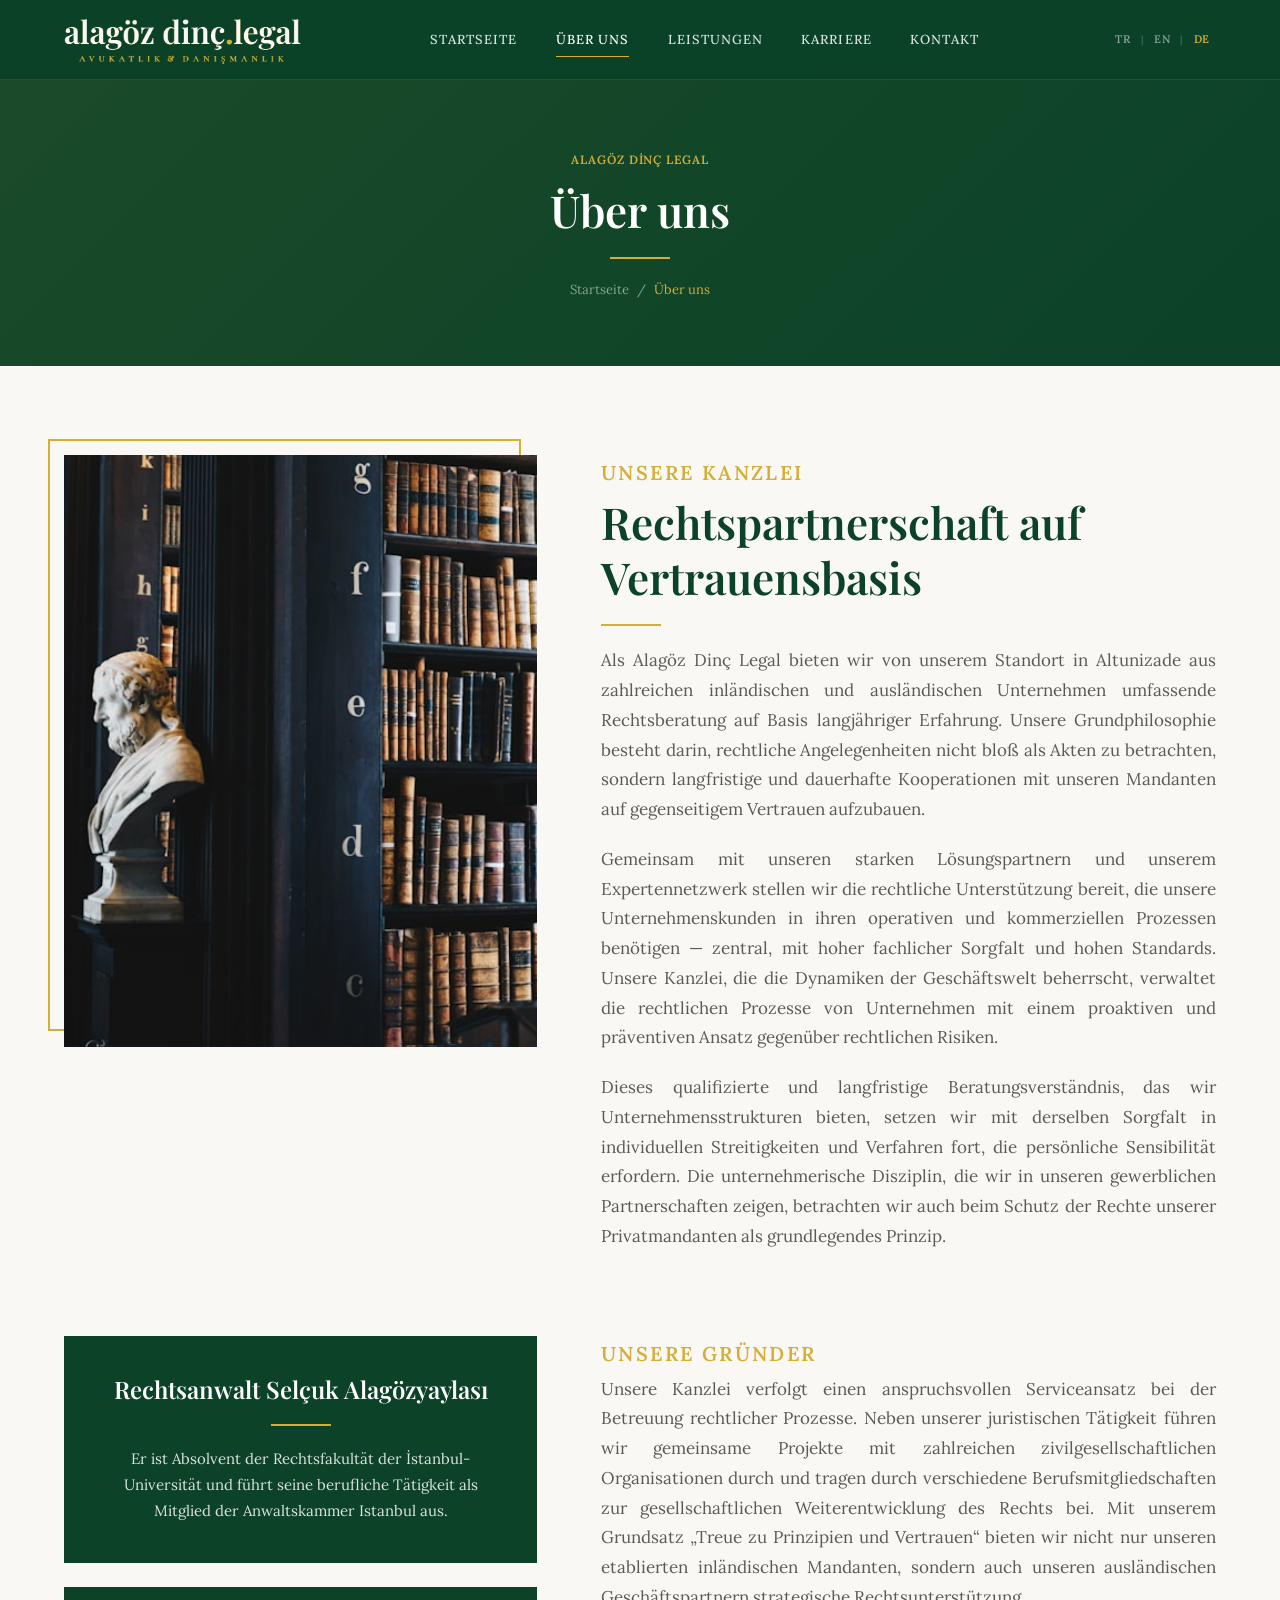
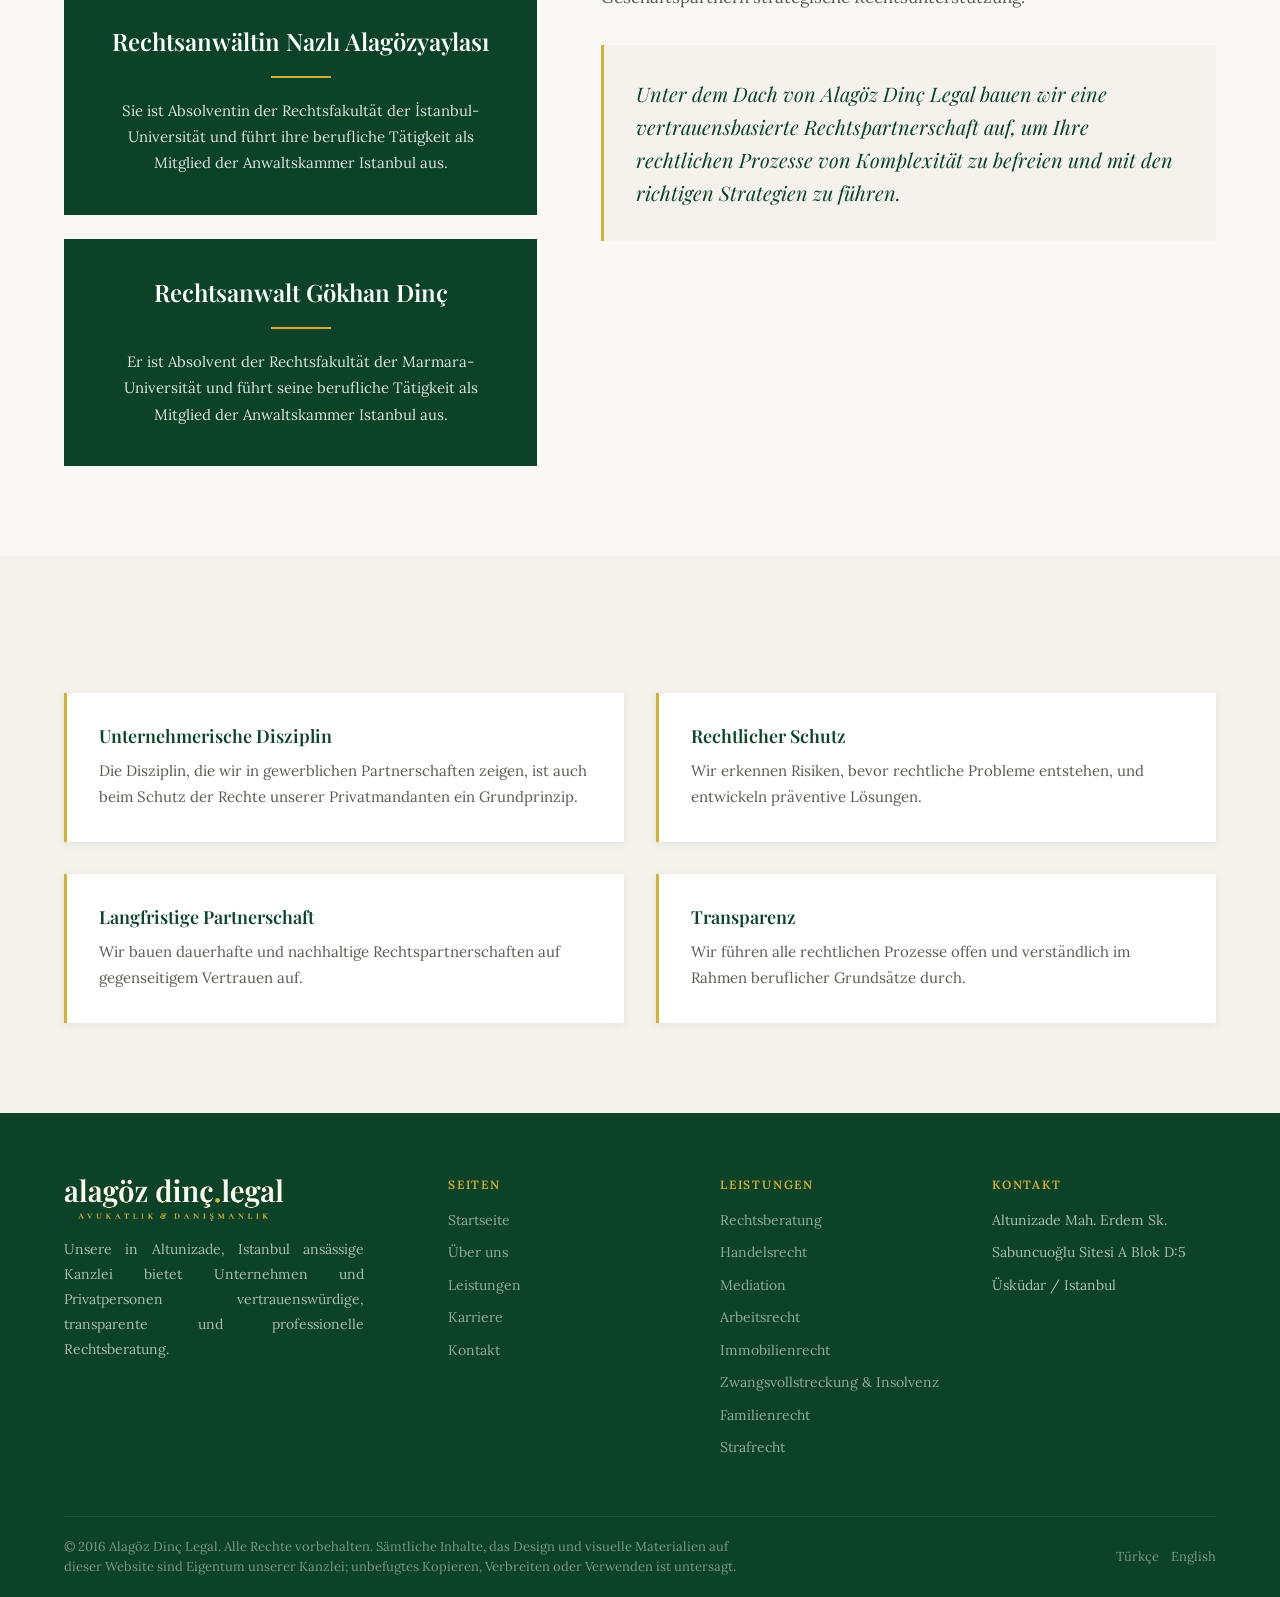
<file: de/ueber-uns.html>
<!DOCTYPE html>
<html lang="de">
<head>
  <meta charset="UTF-8">
  <meta name="viewport" content="width=device-width, initial-scale=1.0">
  <title>Über uns | Alagöz Dinç Legal</title>
  <meta name="description" content="Erfahren Sie mehr über Alagöz Dinç Legal. Von unserem Standort in Altunizade, Istanbul bieten wir Rechtsberatung mit unternehmerischer Disziplin, rechtlichem Schutz und langfristiger Partnerschaft.">
  <meta name="keywords" content="Alagöz Dinç Legal, Über uns, Istanbul Kanzlei, Rechtsberatung">
  <meta name="author" content="Alagöz Dinç Legal">
  <meta name="robots" content="index, follow">
  <link rel="canonical" href="https://alagozdinc.legal/hakkimizda.html">
  <link rel="alternate" hreflang="tr" href="https://alagozdinc.legal/hakkimizda.html">
  <link rel="alternate" hreflang="en" href="https://alagozdinc.legal/en/about.html">
  <link rel="alternate" hreflang="de" href="https://alagozdinc.legal/de/ueber-uns.html">
  <link rel="alternate" hreflang="x-default" href="https://alagozdinc.legal/hakkimizda.html">

  <meta property="og:type" content="website">
  <meta property="og:site_name" content="Alagöz Dinç Legal">
  <meta property="og:image" content="https://alagozdinc.legal/images/logo.png">
  <meta property="og:image:width" content="977">
  <meta property="og:image:height" content="245">
  <meta property="og:title" content="Über uns | Alagöz Dinç Legal">
  <meta property="og:description" content="Erfahren Sie mehr über Alagöz Dinç Legal. Von unserem Standort in Altunizade, Istanbul bieten wir Rechtsberatung mit unternehmerischer Disziplin, rechtlichem Schutz und langfristiger Partnerschaft.">
  <meta property="og:url" content="https://alagozdinc.legal/de/ueber-uns.html">
  <meta property="og:locale" content="de_DE">
  <meta name="twitter:card" content="summary_large_image">
  <meta name="twitter:title" content="Über uns | Alagöz Dinç Legal">
  <meta name="twitter:description" content="Erfahren Sie mehr über Alagöz Dinç Legal. Von unserem Standort in Altunizade, Istanbul bieten wir Rechtsberatung mit unternehmerischer Disziplin, rechtlichem Schutz und langfristiger Partnerschaft.">
  <meta name="twitter:image" content="https://alagozdinc.legal/images/logo.png">

  <link rel="preconnect" href="https://fonts.googleapis.com">
  <link rel="preconnect" href="https://fonts.gstatic.com" crossorigin>
  <link href="https://fonts.googleapis.com/css2?family=Lora:ital,wght@0,400;0,500;0,600;1,400&family=Playfair+Display:wght@600;700&display=swap" rel="stylesheet">
  <link rel="icon" href="../favicon.svg" type="image/svg+xml">
  <link rel="icon" href="../favicon-32.png" type="image/png" sizes="32x32">
  <link rel="icon" href="../favicon-16.png" type="image/png" sizes="16x16">
  <link rel="apple-touch-icon" href="../apple-touch-icon.png">
  <link rel="stylesheet" href="../css/main.css">
</head>
<body>

  <header class="site-header" role="banner">
    <div class="container header-inner">
      <a href="index.html" class="logo" aria-label="alagöz dinç.legal — Startseite">
        <img src="../images/ad-logo-2-light.png" alt="alagöz dinç.legal — Avukatlık & Danışmanlık" class="logo-img" width="240" height="60" decoding="async">
      </a>
      <nav class="main-nav" role="navigation" aria-label="Hauptmenü">
        <a href="index.html">Startseite</a>
        <a href="ueber-uns.html" class="active">Über uns</a>
        <a href="leistungen.html">Leistungen</a>
        <a href="karriere.html">Karriere</a>
        <a href="kontakt.html">Kontakt</a>
      </nav>
      <div class="header-actions">
        <div class="lang-switch" aria-label="Sprachauswahl">
          <a href="../hakkimizda.html" lang="tr">TR</a>
          <span class="sep">|</span>
          <a href="../en/about.html" lang="en">EN</a>
          <span class="sep">|</span>
          <a href="ueber-uns.html" class="active" lang="de">DE</a>
        </div>
        <button class="menu-toggle" aria-label="Menü öffnen/schließen" aria-expanded="false">
          <span></span><span></span><span></span>
        </button>
      </div>
    </div>
  </header>

  <main>
    <section class="page-header">
      <div class="container">
        <span class="section-label section-label-brand">ALAGÖZ DİNÇ LEGAL</span>
        <h1 class="section-title">Über uns</h1>
        <div class="gold-line"></div>
        <nav class="breadcrumb" aria-label="Brotkrumen">
          <a href="index.html">Startseite</a>
          <span>/</span>
          <span class="current">Über uns</span>
        </nav>
      </div>
    </section>

    <section class="section">
      <div class="container">
        <div class="about-page-grid">
          <div class="about-image">
            <img src="../images/justice.jpg" alt="Bild zum Thema Gerechtigkeit und Recht" width="600" height="750" loading="lazy">
          </div>
          <div class="about-prose">
            <span class="section-label">Unsere Kanzlei</span>
            <h2 class="section-title">Rechtspartnerschaft auf Vertrauensbasis</h2>
            <div class="gold-line"></div>
            <p class="about-text">Als Alagöz Dinç Legal bieten wir von unserem Standort in Altunizade aus zahlreichen inländischen und ausländischen Unternehmen umfassende Rechtsberatung auf Basis langjähriger Erfahrung. Unsere Grundphilosophie besteht darin, rechtliche Angelegenheiten nicht bloß als Akten zu betrachten, sondern langfristige und dauerhafte Kooperationen mit unseren Mandanten auf gegenseitigem Vertrauen aufzubauen.</p>
            <p class="about-text">Gemeinsam mit unseren starken Lösungspartnern und unserem Expertennetzwerk stellen wir die rechtliche Unterstützung bereit, die unsere Unternehmenskunden in ihren operativen und kommerziellen Prozessen benötigen — zentral, mit hoher fachlicher Sorgfalt und hohen Standards. Unsere Kanzlei, die die Dynamiken der Geschäftswelt beherrscht, verwaltet die rechtlichen Prozesse von Unternehmen mit einem proaktiven und präventiven Ansatz gegenüber rechtlichen Risiken.</p>
            <p class="about-text">Dieses qualifizierte und langfristige Beratungsverständnis, das wir Unternehmensstrukturen bieten, setzen wir mit derselben Sorgfalt in individuellen Streitigkeiten und Verfahren fort, die persönliche Sensibilität erfordern. Die unternehmerische Disziplin, die wir in unseren gewerblichen Partnerschaften zeigen, betrachten wir auch beim Schutz der Rechte unserer Privatmandanten als grundlegendes Prinzip.</p>
          </div>
        </div>
      </div>
    </section>

    <section class="section about-depth" aria-labelledby="about-depth-heading">
      <div class="container">
        <div class="about-depth-grid">
          <div class="about-team-stack">
            <aside class="about-founder-card">
              <h2 class="about-founder-name">Rechtsanwalt Selçuk Alagözyaylası</h2>
              <div class="gold-line"></div>
              <p>Er ist Absolvent der Rechtsfakultät der İstanbul-Universität und führt seine berufliche Tätigkeit als Mitglied der Anwaltskammer Istanbul aus.</p>
            </aside>
            <aside class="about-founder-card">
              <h2 class="about-founder-name">Rechtsanwältin Nazlı Alagözyaylası</h2>
              <div class="gold-line"></div>
              <p>Sie ist Absolventin der Rechtsfakultät der İstanbul-Universität und führt ihre berufliche Tätigkeit als Mitglied der Anwaltskammer Istanbul aus.</p>
            </aside>
            <aside class="about-founder-card">
              <h2 class="about-founder-name">Rechtsanwalt Gökhan Dinç</h2>
              <div class="gold-line"></div>
              <p>Er ist Absolvent der Rechtsfakultät der Marmara-Universität und führt seine berufliche Tätigkeit als Mitglied der Anwaltskammer Istanbul aus.</p>
            </aside>
          </div>
          <div class="about-depth-prose">
            <span class="section-label" id="about-depth-heading">Unsere Gründer</span>
            <p class="about-text">Unsere Kanzlei verfolgt einen anspruchsvollen Serviceansatz bei der Betreuung rechtlicher Prozesse. Neben unserer juristischen Tätigkeit führen wir gemeinsame Projekte mit zahlreichen zivilgesellschaftlichen Organisationen durch und tragen durch verschiedene Berufsmitgliedschaften zur gesellschaftlichen Weiterentwicklung des Rechts bei. Mit unserem Grundsatz &bdquo;Treue zu Prinzipien und Vertrauen&ldquo; bieten wir nicht nur unseren etablierten inländischen Mandanten, sondern auch unseren ausländischen Geschäftspartnern strategische Rechtsunterstützung.</p>
            <p class="about-closing-text">Unter dem Dach von Alagöz Dinç Legal bauen wir eine vertrauensbasierte Rechtspartnerschaft auf, um Ihre rechtlichen Prozesse von Komplexität zu befreien und mit den richtigen Strategien zu führen.</p>
          </div>
        </div>
      </div>
    </section>

    <section class="section section-light">
      <div class="container">
        <div class="values-grid">
          <div class="value-card">
            <h3>Unternehmerische Disziplin</h3>
            <p>Die Disziplin, die wir in gewerblichen Partnerschaften zeigen, ist auch beim Schutz der Rechte unserer Privatmandanten ein Grundprinzip.</p>
          </div>
          <div class="value-card">
            <h3>Rechtlicher Schutz</h3>
            <p>Wir erkennen Risiken, bevor rechtliche Probleme entstehen, und entwickeln präventive Lösungen.</p>
          </div>
          <div class="value-card">
            <h3>Langfristige Partnerschaft</h3>
            <p>Wir bauen dauerhafte und nachhaltige Rechtspartnerschaften auf gegenseitigem Vertrauen auf.</p>
          </div>
          <div class="value-card">
            <h3>Transparenz</h3>
            <p>Wir führen alle rechtlichen Prozesse offen und verständlich im Rahmen beruflicher Grundsätze durch.</p>
          </div>
        </div>
      </div>
    </section>
  </main>

  <footer class="site-footer" role="contentinfo">
    <div class="container">
      <div class="footer-grid">
        <div class="footer-brand">
          <img src="../images/ad-logo-2-light.png" alt="alagöz dinç.legal — Avukatlık & Danışmanlık" class="footer-logo-img" width="240" height="60" loading="lazy" decoding="async">
          <p>Unsere in Altunizade, Istanbul ansässige Kanzlei bietet Unternehmen und Privatpersonen vertrauenswürdige, transparente und professionelle Rechtsberatung.</p>
        </div>
        <div class="footer-col">
          <h4>Seiten</h4>
          <ul>
            <li><a href="index.html">Startseite</a></li>
            <li><a href="ueber-uns.html">Über uns</a></li>
            <li><a href="leistungen.html">Leistungen</a></li>
            <li><a href="karriere.html">Karriere</a></li>
            <li><a href="kontakt.html">Kontakt</a></li>
          </ul>
        </div>
        <div class="footer-col">
          <h4>Leistungen</h4>
          <ul>
            <li><a href="leistungen.html#rechtsberatung">Rechtsberatung</a></li>
            <li><a href="leistungen.html#handelsrecht">Handelsrecht</a></li>
            <li><a href="leistungen.html#mediation">Mediation</a></li>
            <li><a href="leistungen.html#arbeitsrecht">Arbeitsrecht</a></li>
            <li><a href="leistungen.html#immobilienrecht">Immobilienrecht</a></li>
            <li><a href="leistungen.html#vollstreckung">Zwangsvollstreckung &amp; Insolvenz</a></li>
            <li><a href="leistungen.html#familienrecht">Familienrecht</a></li>
            <li><a href="leistungen.html#strafrecht">Strafrecht</a></li>
          </ul>
        </div>
        <div class="footer-col">
          <h4>Kontakt</h4>
          <ul>
            <li>Altunizade Mah. Erdem Sk.</li>
            <li>Sabuncuoğlu Sitesi A Blok D:5</li>
            <li>Üsküdar / Istanbul</li>
          </ul>
        </div>
      </div>
      <div class="footer-bottom">
        <span>&copy; 2016 Alagöz Dinç Legal. Alle Rechte vorbehalten. Sämtliche Inhalte, das Design und visuelle Materialien auf dieser Website sind Eigentum unserer Kanzlei; unbefugtes Kopieren, Verbreiten oder Verwenden ist untersagt.</span>
        <div class="footer-langs">
          <a href="../index.html" lang="tr">Türkçe</a>
          <a href="../en/index.html" lang="en">English</a>
        </div>
      </div>
    </div>
  </footer>

  <script src="../js/main.js" defer></script>
</body>
</html>
</file>
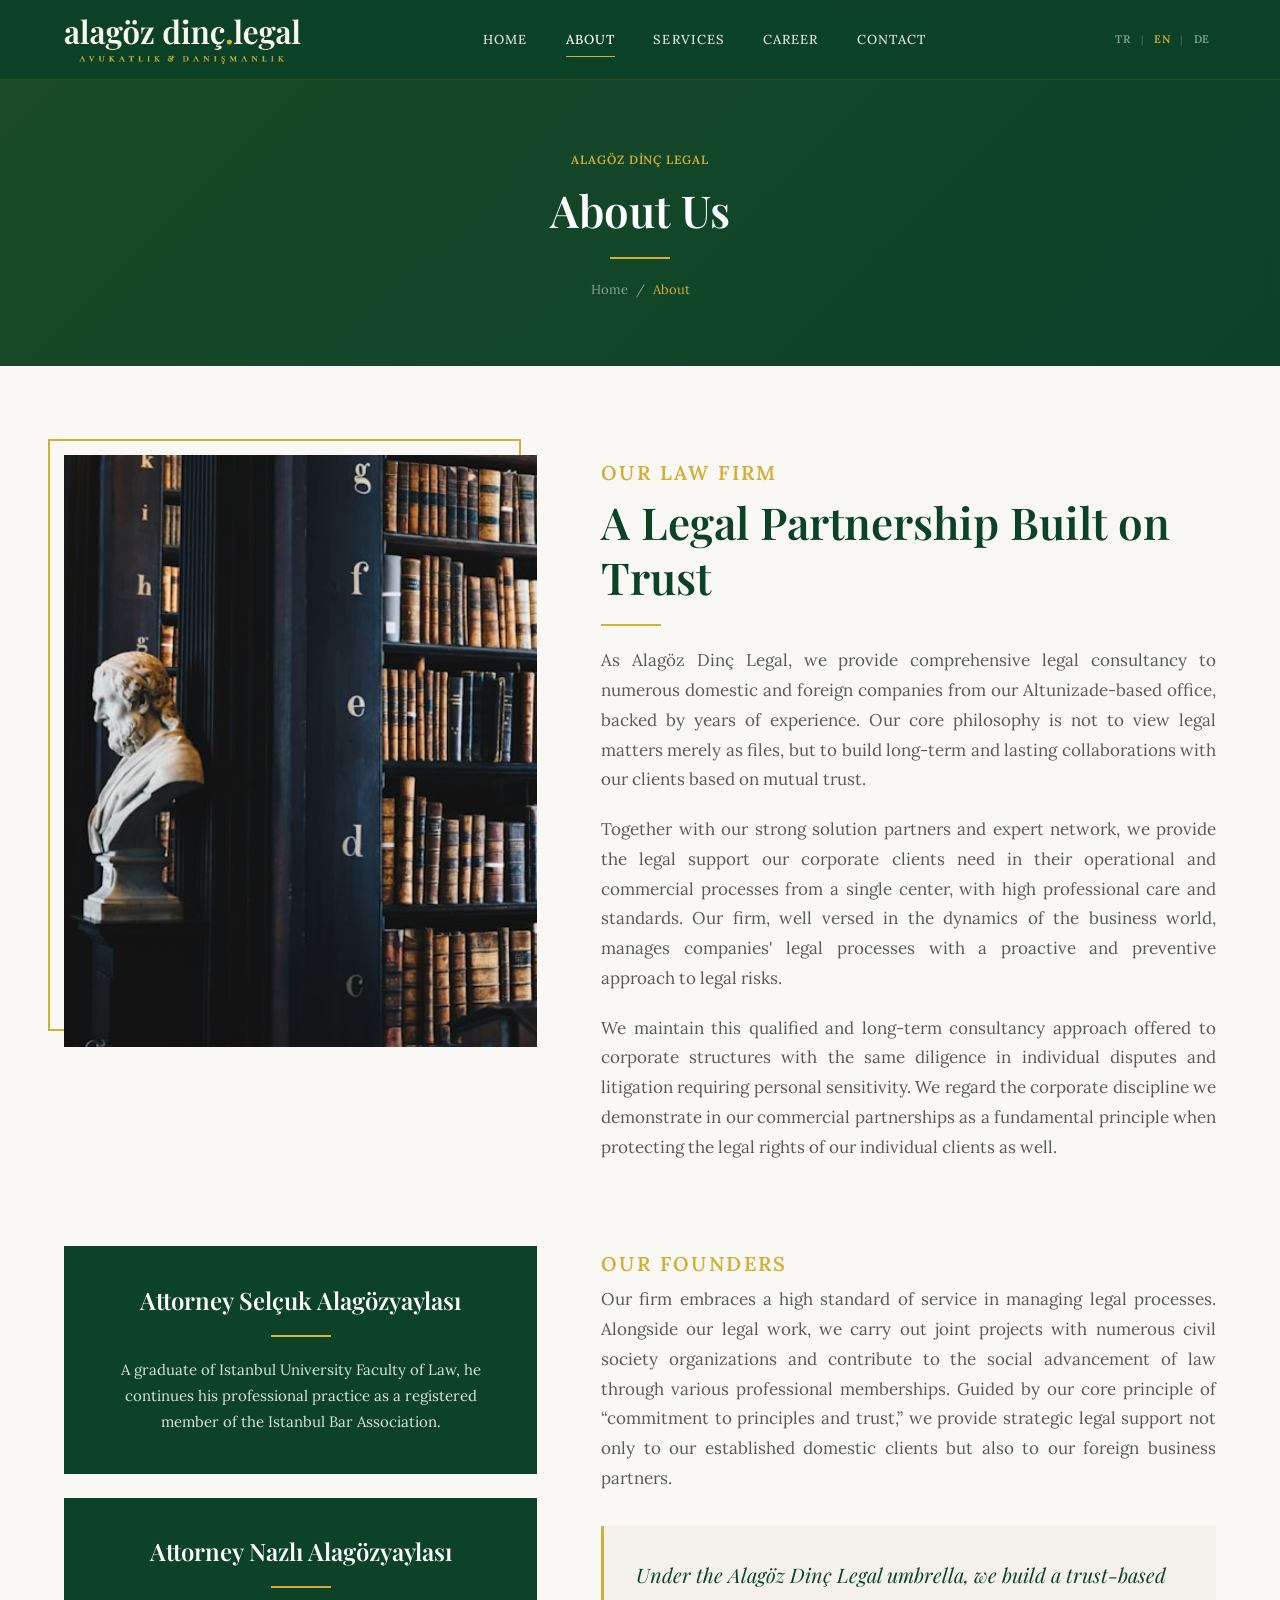
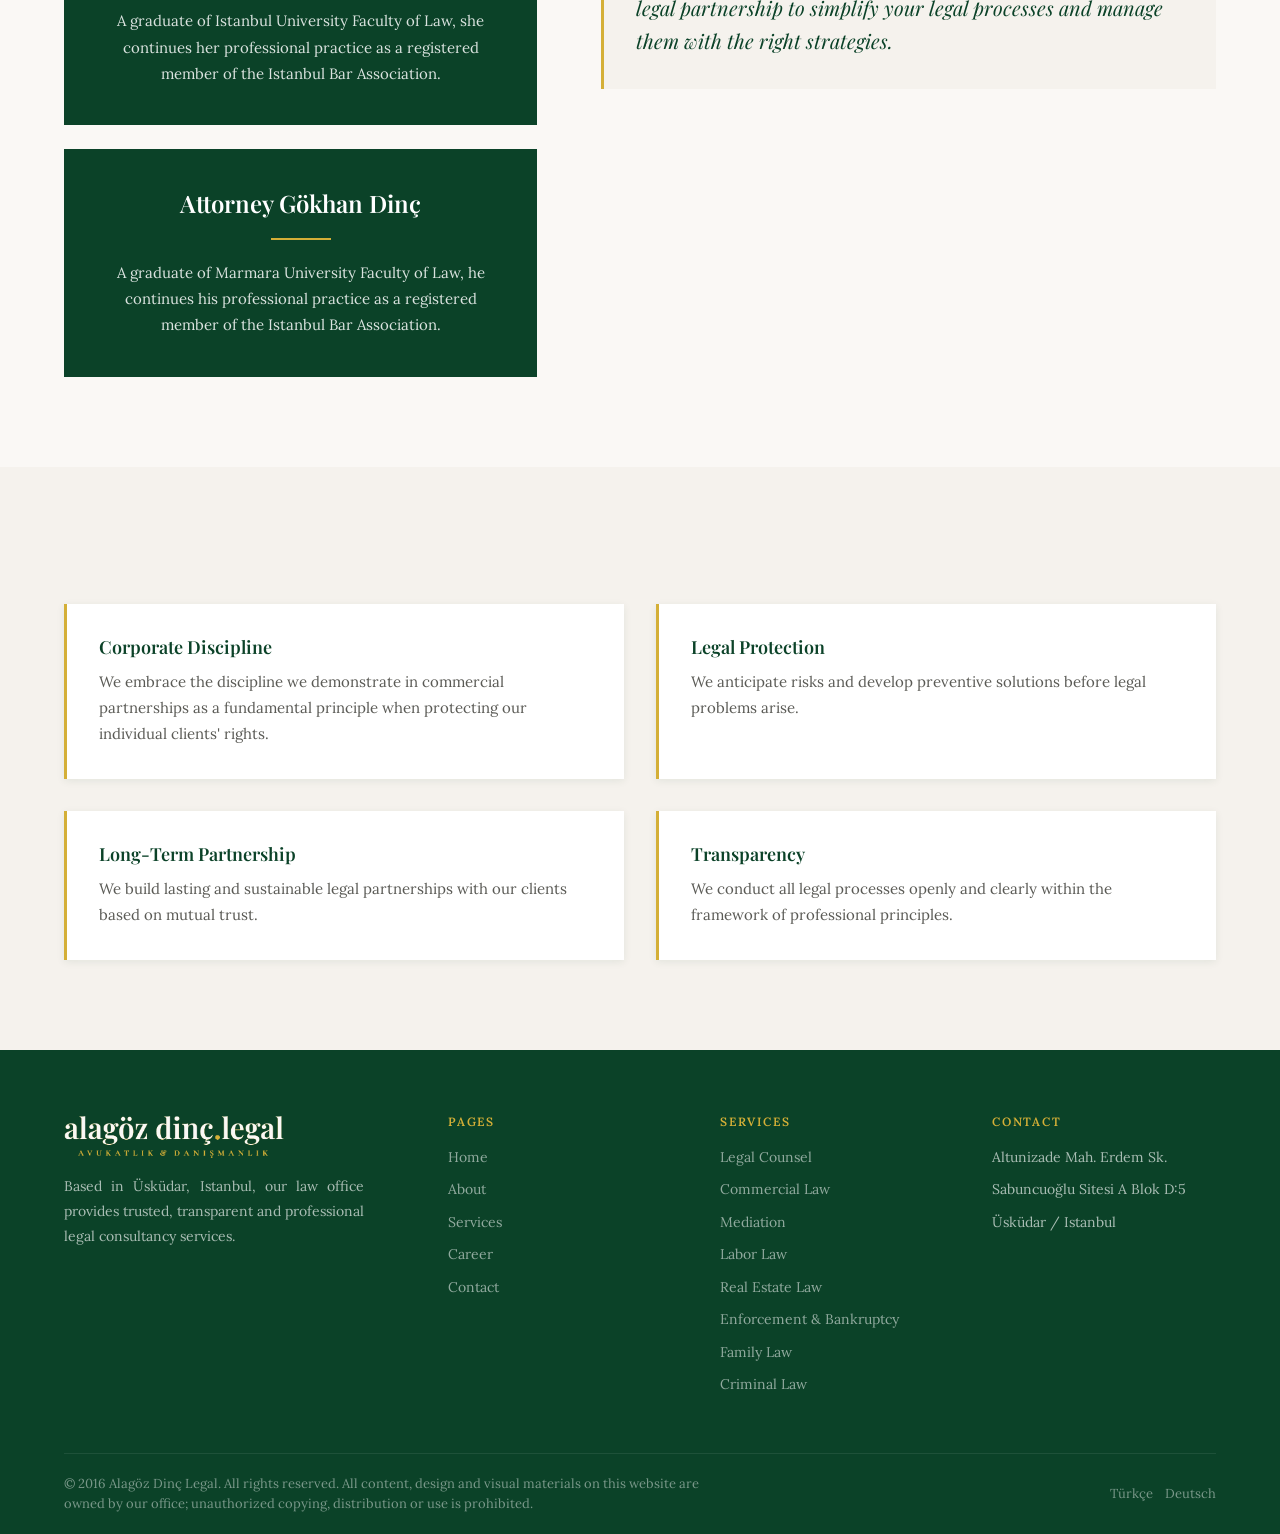
<file: en/about.html>
<!DOCTYPE html>
<html lang="en">
<head>
  <meta charset="UTF-8">
  <meta name="viewport" content="width=device-width, initial-scale=1.0">
  <title>About | Alagöz Dinç Legal</title>
  <meta name="description" content="Learn about Alagöz Dinç Legal. From our Altunizade office in Istanbul, we provide legal consultancy built on corporate discipline, legal protection and long-term partnership.">
  <meta name="keywords" content="Alagöz Dinç Legal, about us, Istanbul law office, legal consultancy">
  <meta name="author" content="Alagöz Dinç Legal">
  <meta name="robots" content="index, follow">
  <link rel="canonical" href="https://alagozdinc.legal/hakkimizda.html">
  <link rel="alternate" hreflang="tr" href="https://alagozdinc.legal/hakkimizda.html">
  <link rel="alternate" hreflang="en" href="https://alagozdinc.legal/en/about.html">
  <link rel="alternate" hreflang="de" href="https://alagozdinc.legal/de/ueber-uns.html">
  <link rel="alternate" hreflang="x-default" href="https://alagozdinc.legal/hakkimizda.html">

  <meta property="og:type" content="website">
  <meta property="og:site_name" content="Alagöz Dinç Legal">
  <meta property="og:image" content="https://alagozdinc.legal/images/logo.png">
  <meta property="og:image:width" content="977">
  <meta property="og:image:height" content="245">
  <meta property="og:title" content="About | Alagöz Dinç Legal">
  <meta property="og:description" content="Learn about Alagöz Dinç Legal. From our Altunizade office in Istanbul, we provide legal consultancy built on corporate discipline, legal protection and long-term partnership.">
  <meta property="og:url" content="https://alagozdinc.legal/en/about.html">
  <meta property="og:locale" content="en_US">
  <meta name="twitter:card" content="summary_large_image">
  <meta name="twitter:title" content="About | Alagöz Dinç Legal">
  <meta name="twitter:description" content="Learn about Alagöz Dinç Legal. From our Altunizade office in Istanbul, we provide legal consultancy built on corporate discipline, legal protection and long-term partnership.">
  <meta name="twitter:image" content="https://alagozdinc.legal/images/logo.png">

  <link rel="preconnect" href="https://fonts.googleapis.com">
  <link rel="preconnect" href="https://fonts.gstatic.com" crossorigin>
  <link href="https://fonts.googleapis.com/css2?family=Lora:ital,wght@0,400;0,500;0,600;1,400&family=Playfair+Display:wght@600;700&display=swap" rel="stylesheet">
  <link rel="icon" href="../favicon.svg" type="image/svg+xml">
  <link rel="icon" href="../favicon-32.png" type="image/png" sizes="32x32">
  <link rel="icon" href="../favicon-16.png" type="image/png" sizes="16x16">
  <link rel="apple-touch-icon" href="../apple-touch-icon.png">
  <link rel="stylesheet" href="../css/main.css">
</head>
<body>

  <header class="site-header" role="banner">
    <div class="container header-inner">
      <a href="index.html" class="logo" aria-label="alagöz dinç.legal — Home">
        <img src="../images/ad-logo-2-light.png" alt="alagöz dinç.legal — Avukatlık & Danışmanlık" class="logo-img" width="240" height="60" decoding="async">
      </a>
      <nav class="main-nav" role="navigation" aria-label="Main menu">
        <a href="index.html">Home</a>
        <a href="about.html" class="active">About</a>
        <a href="services.html">Services</a>
        <a href="career.html">Career</a>
        <a href="contact.html">Contact</a>
      </nav>
      <div class="header-actions">
        <div class="lang-switch" aria-label="Language selection">
          <a href="../hakkimizda.html" lang="tr">TR</a>
          <span class="sep">|</span>
          <a href="about.html" class="active" lang="en">EN</a>
          <span class="sep">|</span>
          <a href="../de/ueber-uns.html" lang="de">DE</a>
        </div>
        <button class="menu-toggle" aria-label="Toggle menu" aria-expanded="false">
          <span></span><span></span><span></span>
        </button>
      </div>
    </div>
  </header>

  <main>
    <section class="page-header">
      <div class="container">
        <span class="section-label section-label-brand">ALAGÖZ DİNÇ LEGAL</span>
        <h1 class="section-title">About Us</h1>
        <div class="gold-line"></div>
        <nav class="breadcrumb" aria-label="Breadcrumb">
          <a href="index.html">Home</a>
          <span>/</span>
          <span class="current">About</span>
        </nav>
      </div>
    </section>

    <section class="section">
      <div class="container">
        <div class="about-page-grid">
          <div class="about-image">
            <img src="../images/justice.jpg" alt="Justice and law themed image" width="600" height="750" loading="lazy">
          </div>
          <div class="about-prose">
            <span class="section-label">Our Law Firm</span>
            <h2 class="section-title">A Legal Partnership Built on Trust</h2>
            <div class="gold-line"></div>
            <p class="about-text">As Alagöz Dinç Legal, we provide comprehensive legal consultancy to numerous domestic and foreign companies from our Altunizade-based office, backed by years of experience. Our core philosophy is not to view legal matters merely as files, but to build long-term and lasting collaborations with our clients based on mutual trust.</p>
            <p class="about-text">Together with our strong solution partners and expert network, we provide the legal support our corporate clients need in their operational and commercial processes from a single center, with high professional care and standards. Our firm, well versed in the dynamics of the business world, manages companies' legal processes with a proactive and preventive approach to legal risks.</p>
            <p class="about-text">We maintain this qualified and long-term consultancy approach offered to corporate structures with the same diligence in individual disputes and litigation requiring personal sensitivity. We regard the corporate discipline we demonstrate in our commercial partnerships as a fundamental principle when protecting the legal rights of our individual clients as well.</p>
          </div>
        </div>
      </div>
    </section>

    <section class="section about-depth" aria-labelledby="about-depth-heading">
      <div class="container">
        <div class="about-depth-grid">
          <div class="about-team-stack">
            <aside class="about-founder-card">
              <h2 class="about-founder-name">Attorney Selçuk Alagözyaylası</h2>
              <div class="gold-line"></div>
              <p>A graduate of Istanbul University Faculty of Law, he continues his professional practice as a registered member of the Istanbul Bar Association.</p>
            </aside>
            <aside class="about-founder-card">
              <h2 class="about-founder-name">Attorney Nazlı Alagözyaylası</h2>
              <div class="gold-line"></div>
              <p>A graduate of Istanbul University Faculty of Law, she continues her professional practice as a registered member of the Istanbul Bar Association.</p>
            </aside>
            <aside class="about-founder-card">
              <h2 class="about-founder-name">Attorney Gökhan Dinç</h2>
              <div class="gold-line"></div>
              <p>A graduate of Marmara University Faculty of Law, he continues his professional practice as a registered member of the Istanbul Bar Association.</p>
            </aside>
          </div>
          <div class="about-depth-prose">
            <span class="section-label" id="about-depth-heading">Our Founders</span>
            <p class="about-text">Our firm embraces a high standard of service in managing legal processes. Alongside our legal work, we carry out joint projects with numerous civil society organizations and contribute to the social advancement of law through various professional memberships. Guided by our core principle of &ldquo;commitment to principles and trust,&rdquo; we provide strategic legal support not only to our established domestic clients but also to our foreign business partners.</p>
            <p class="about-closing-text">Under the Alagöz Dinç Legal umbrella, we build a trust-based legal partnership to simplify your legal processes and manage them with the right strategies.</p>
          </div>
        </div>
      </div>
    </section>

    <section class="section section-light">
      <div class="container">
        <div class="values-grid">
          <div class="value-card">
            <h3>Corporate Discipline</h3>
            <p>We embrace the discipline we demonstrate in commercial partnerships as a fundamental principle when protecting our individual clients' rights.</p>
          </div>
          <div class="value-card">
            <h3>Legal Protection</h3>
            <p>We anticipate risks and develop preventive solutions before legal problems arise.</p>
          </div>
          <div class="value-card">
            <h3>Long-Term Partnership</h3>
            <p>We build lasting and sustainable legal partnerships with our clients based on mutual trust.</p>
          </div>
          <div class="value-card">
            <h3>Transparency</h3>
            <p>We conduct all legal processes openly and clearly within the framework of professional principles.</p>
          </div>
        </div>
      </div>
    </section>
  </main>

  <footer class="site-footer" role="contentinfo">
    <div class="container">
      <div class="footer-grid">
        <div class="footer-brand">
          <img src="../images/ad-logo-2-light.png" alt="alagöz dinç.legal — Avukatlık & Danışmanlık" class="footer-logo-img" width="240" height="60" loading="lazy" decoding="async">
          <p>Based in Üsküdar, Istanbul, our law office provides trusted, transparent and professional legal consultancy services.</p>
        </div>
        <div class="footer-col">
          <h4>Pages</h4>
          <ul>
            <li><a href="index.html">Home</a></li>
            <li><a href="about.html">About</a></li>
            <li><a href="services.html">Services</a></li>
            <li><a href="career.html">Career</a></li>
            <li><a href="contact.html">Contact</a></li>
          </ul>
        </div>
        <div class="footer-col">
          <h4>Services</h4>
          <ul>
            <li><a href="services.html#legal-advisory">Legal Counsel</a></li>
            <li><a href="services.html#commercial">Commercial Law</a></li>
            <li><a href="services.html#mediation">Mediation</a></li>
            <li><a href="services.html#labor">Labor Law</a></li>
            <li><a href="services.html#realestate">Real Estate Law</a></li>
            <li><a href="services.html#enforcement">Enforcement &amp; Bankruptcy</a></li>
            <li><a href="services.html#family">Family Law</a></li>
            <li><a href="services.html#criminal">Criminal Law</a></li>
          </ul>
        </div>
        <div class="footer-col">
          <h4>Contact</h4>
          <ul>
            <li>Altunizade Mah. Erdem Sk.</li>
            <li>Sabuncuoğlu Sitesi A Blok D:5</li>
            <li>Üsküdar / Istanbul</li>
          </ul>
        </div>
      </div>
      <div class="footer-bottom">
        <span>&copy; 2016 Alagöz Dinç Legal. All rights reserved. All content, design and visual materials on this website are owned by our office; unauthorized copying, distribution or use is prohibited.</span>
        <div class="footer-langs">
          <a href="../index.html" lang="tr">Türkçe</a>
          <a href="../de/index.html" lang="de">Deutsch</a>
        </div>
      </div>
    </div>
  </footer>

  <script src="../js/main.js" defer></script>
</body>
</html>
</file>
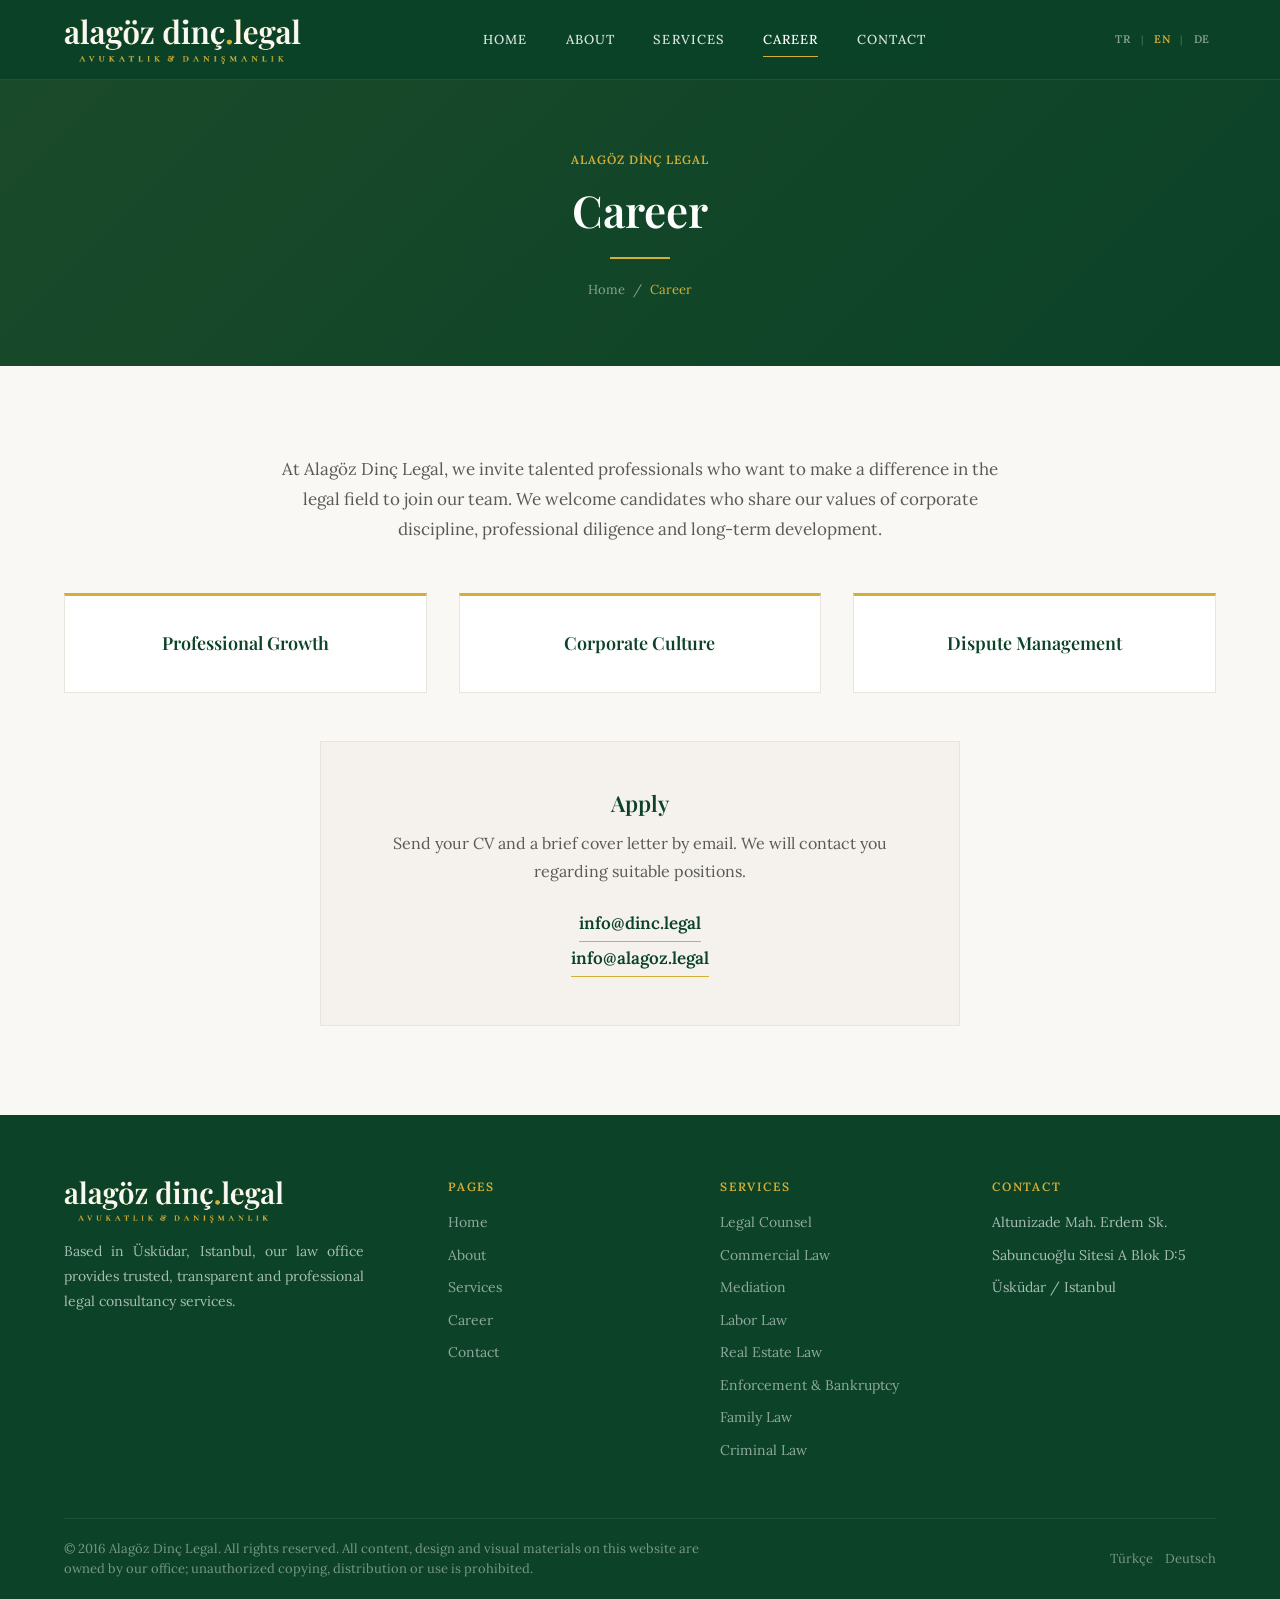
<file: en/career.html>
<!DOCTYPE html>
<html lang="en">
<head>
  <meta charset="UTF-8">
  <meta name="viewport" content="width=device-width, initial-scale=1.0">
  <title>Career | Alagöz Dinç Legal</title>
  <meta name="description" content="Career opportunities at Alagöz Dinç Legal. Application information for attorneys and intern candidates in Istanbul.">
  <meta name="keywords" content="Alagöz Dinç Legal career, lawyer jobs Istanbul, legal intern, law office jobs">
  <meta name="author" content="Alagöz Dinç Legal">
  <meta name="robots" content="index, follow">
  <link rel="canonical" href="https://alagozdinc.legal/kariyer.html">
  <link rel="alternate" hreflang="tr" href="https://alagozdinc.legal/kariyer.html">
  <link rel="alternate" hreflang="en" href="https://alagozdinc.legal/en/career.html">
  <link rel="alternate" hreflang="de" href="https://alagozdinc.legal/de/karriere.html">
  <link rel="alternate" hreflang="x-default" href="https://alagozdinc.legal/kariyer.html">

  <meta property="og:type" content="website">
  <meta property="og:site_name" content="Alagöz Dinç Legal">
  <meta property="og:image" content="https://alagozdinc.legal/images/logo.png">
  <meta property="og:image:width" content="977">
  <meta property="og:image:height" content="245">
  <meta property="og:title" content="Career | Alagöz Dinç Legal">
  <meta property="og:description" content="Career opportunities at Alagöz Dinç Legal. Application information for attorneys and intern candidates in Istanbul.">
  <meta property="og:url" content="https://alagozdinc.legal/en/career.html">
  <meta property="og:locale" content="en_US">
  <meta name="twitter:card" content="summary_large_image">
  <meta name="twitter:title" content="Career | Alagöz Dinç Legal">
  <meta name="twitter:description" content="Career opportunities at Alagöz Dinç Legal. Application information for attorneys and intern candidates in Istanbul.">
  <meta name="twitter:image" content="https://alagozdinc.legal/images/logo.png">

  <link rel="preconnect" href="https://fonts.googleapis.com">
  <link rel="preconnect" href="https://fonts.gstatic.com" crossorigin>
  <link href="https://fonts.googleapis.com/css2?family=Lora:ital,wght@0,400;0,500;0,600;1,400&family=Playfair+Display:wght@600;700&display=swap" rel="stylesheet">
  <link rel="icon" href="../favicon.svg" type="image/svg+xml">
  <link rel="icon" href="../favicon-32.png" type="image/png" sizes="32x32">
  <link rel="icon" href="../favicon-16.png" type="image/png" sizes="16x16">
  <link rel="apple-touch-icon" href="../apple-touch-icon.png">
  <link rel="stylesheet" href="../css/main.css">
</head>
<body>

  <header class="site-header" role="banner">
    <div class="container header-inner">
      <a href="index.html" class="logo" aria-label="alagöz dinç.legal — Home">
        <img src="../images/ad-logo-2-light.png" alt="alagöz dinç.legal — Avukatlık & Danışmanlık" class="logo-img" width="240" height="60" decoding="async">
      </a>
      <nav class="main-nav" role="navigation" aria-label="Main menu">
        <a href="index.html">Home</a>
        <a href="about.html">About</a>
        <a href="services.html">Services</a>
        <a href="career.html" class="active">Career</a>
        <a href="contact.html">Contact</a>
      </nav>
      <div class="header-actions">
        <div class="lang-switch" aria-label="Language selection">
          <a href="../kariyer.html" lang="tr">TR</a>
          <span class="sep">|</span>
          <a href="career.html" class="active" lang="en">EN</a>
          <span class="sep">|</span>
          <a href="../de/karriere.html" lang="de">DE</a>
        </div>
        <button class="menu-toggle" aria-label="Toggle menu" aria-expanded="false">
          <span></span><span></span><span></span>
        </button>
      </div>
    </div>
  </header>

  <main>
    <section class="page-header">
      <div class="container">
        <span class="section-label section-label-brand">ALAGÖZ DİNÇ LEGAL</span>
        <h1 class="section-title">Career</h1>
        <div class="gold-line"></div>
        <nav class="breadcrumb" aria-label="Breadcrumb">
          <a href="index.html">Home</a>
          <span>/</span>
          <span class="current">Career</span>
        </nav>
      </div>
    </section>

    <section class="section">
      <div class="container">
        <div class="career-intro">
          <p>At Alagöz Dinç Legal, we invite talented professionals who want to make a difference in the legal field to join our team. We welcome candidates who share our values of corporate discipline, professional diligence and long-term development.</p>
        </div>

        <div class="career-grid">
          <article class="career-card">
            <h3>Professional Growth</h3>
          </article>
          <article class="career-card">
            <h3>Corporate Culture</h3>
          </article>
          <article class="career-card">
            <h3>Dispute Management</h3>
          </article>
        </div>

        <div class="career-apply">
          <h2>Apply</h2>
          <p>Send your CV and a brief cover letter by email. We will contact you regarding suitable positions.</p>
          <div class="contact-email-addresses career-email-addresses">
            <a href="mailto:info@dinc.legal?subject=Career%20Application%20-%20Alag%C3%B6z%20Din%C3%A7%20Legal" class="email-link">info@dinc.legal</a>
            <a href="mailto:info@alagoz.legal?subject=Career%20Application%20-%20Alag%C3%B6z%20Din%C3%A7%20Legal" class="email-link">info@alagoz.legal</a>
          </div>
        </div>
      </div>
    </section>
  </main>

  <footer class="site-footer" role="contentinfo">
    <div class="container">
      <div class="footer-grid">
        <div class="footer-brand">
          <img src="../images/ad-logo-2-light.png" alt="alagöz dinç.legal — Avukatlık & Danışmanlık" class="footer-logo-img" width="240" height="60" loading="lazy" decoding="async">
          <p>Based in Üsküdar, Istanbul, our law office provides trusted, transparent and professional legal consultancy services.</p>
        </div>
        <div class="footer-col">
          <h4>Pages</h4>
          <ul>
            <li><a href="index.html">Home</a></li>
            <li><a href="about.html">About</a></li>
            <li><a href="services.html">Services</a></li>
            <li><a href="career.html">Career</a></li>
            <li><a href="contact.html">Contact</a></li>
          </ul>
        </div>
        <div class="footer-col">
          <h4>Services</h4>
          <ul>
            <li><a href="services.html#legal-advisory">Legal Counsel</a></li>
            <li><a href="services.html#commercial">Commercial Law</a></li>
            <li><a href="services.html#mediation">Mediation</a></li>
            <li><a href="services.html#labor">Labor Law</a></li>
            <li><a href="services.html#realestate">Real Estate Law</a></li>
            <li><a href="services.html#enforcement">Enforcement &amp; Bankruptcy</a></li>
            <li><a href="services.html#family">Family Law</a></li>
            <li><a href="services.html#criminal">Criminal Law</a></li>
          </ul>
        </div>
        <div class="footer-col">
          <h4>Contact</h4>
          <ul>
            <li>Altunizade Mah. Erdem Sk.</li>
            <li>Sabuncuoğlu Sitesi A Blok D:5</li>
            <li>Üsküdar / Istanbul</li>
          </ul>
        </div>
      </div>
      <div class="footer-bottom">
        <span>&copy; 2016 Alagöz Dinç Legal. All rights reserved. All content, design and visual materials on this website are owned by our office; unauthorized copying, distribution or use is prohibited.</span>
        <div class="footer-langs">
          <a href="../index.html" lang="tr">Türkçe</a>
          <a href="../de/index.html" lang="de">Deutsch</a>
        </div>
      </div>
    </div>
  </footer>

  <script src="../js/main.js" defer></script>
</body>
</html>
</file>
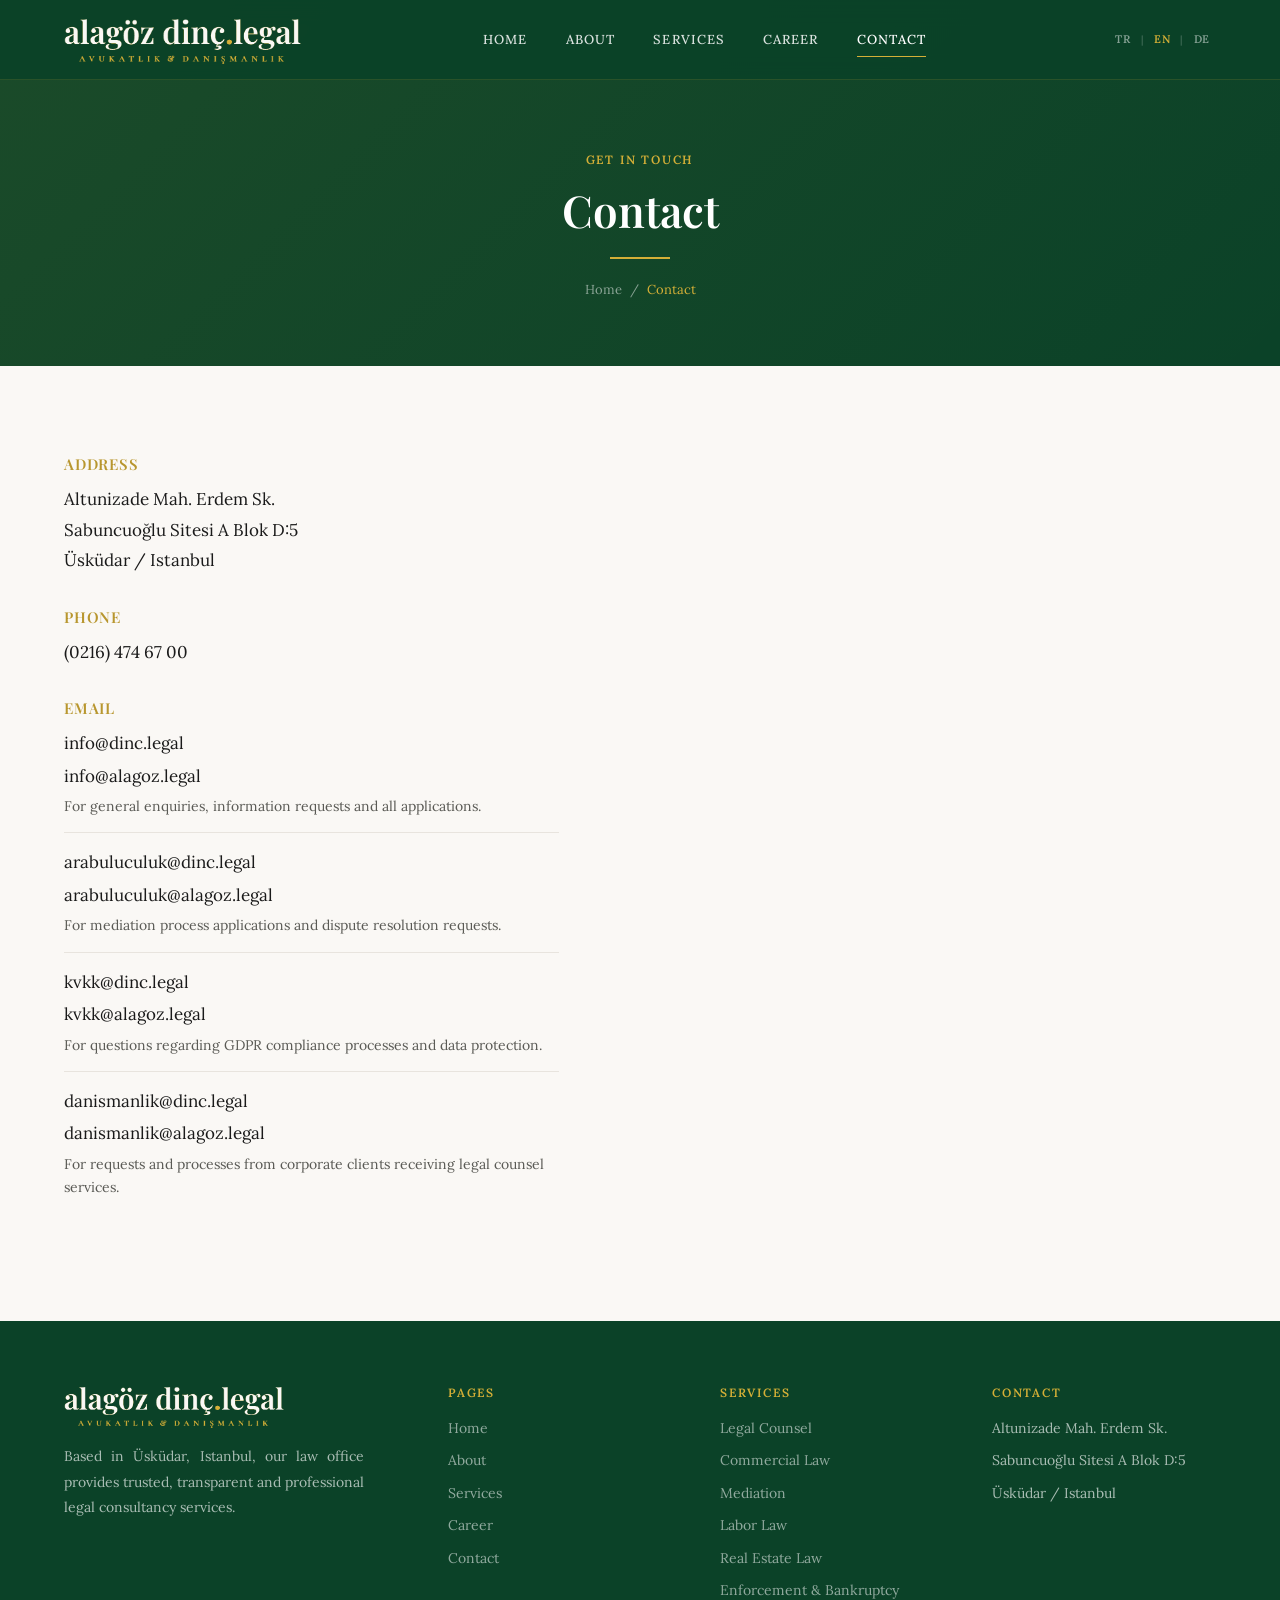
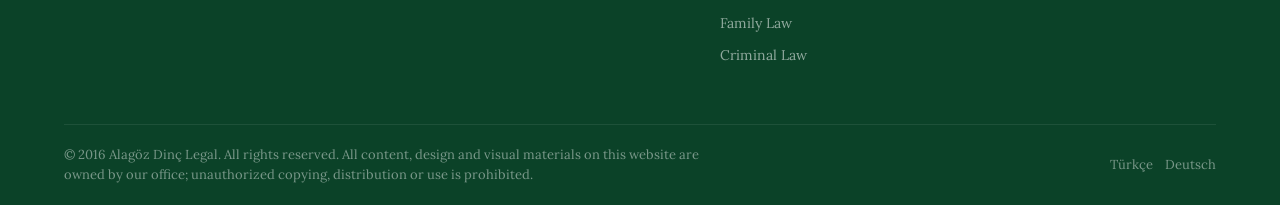
<file: en/contact.html>
<!DOCTYPE html>
<html lang="en">
<head>
  <meta charset="UTF-8">
  <meta name="viewport" content="width=device-width, initial-scale=1.0">
  <title>Contact | Alagöz Dinç Legal</title>
  <meta name="description" content="Contact Alagöz Dinç Legal. Our Istanbul office in Altunizade: Altunizade Mah. Erdem Sk. Sabuncuoğlu Sitesi A Blok D:5.">
  <meta name="keywords" content="Alagöz Dinç Legal contact, Istanbul lawyer address, Altunizade law office">
  <meta name="author" content="Alagöz Dinç Legal">
  <meta name="robots" content="index, follow">
  <link rel="canonical" href="https://alagozdinc.legal/iletisim.html">
  <link rel="alternate" hreflang="tr" href="https://alagozdinc.legal/iletisim.html">
  <link rel="alternate" hreflang="en" href="https://alagozdinc.legal/en/contact.html">
  <link rel="alternate" hreflang="de" href="https://alagozdinc.legal/de/kontakt.html">
  <link rel="alternate" hreflang="x-default" href="https://alagozdinc.legal/iletisim.html">

  <meta property="og:type" content="website">
  <meta property="og:site_name" content="Alagöz Dinç Legal">
  <meta property="og:image" content="https://alagozdinc.legal/images/logo.png">
  <meta property="og:image:width" content="977">
  <meta property="og:image:height" content="245">
  <meta property="og:title" content="Contact | Alagöz Dinç Legal">
  <meta property="og:description" content="Contact Alagöz Dinç Legal. Our Istanbul office in Altunizade: Altunizade Mah. Erdem Sk. Sabuncuoğlu Sitesi A Blok D:5.">
  <meta property="og:url" content="https://alagozdinc.legal/en/contact.html">
  <meta property="og:locale" content="en_US">
  <meta name="twitter:card" content="summary_large_image">
  <meta name="twitter:title" content="Contact | Alagöz Dinç Legal">
  <meta name="twitter:description" content="Contact Alagöz Dinç Legal. Our Istanbul office in Altunizade: Altunizade Mah. Erdem Sk. Sabuncuoğlu Sitesi A Blok D:5.">
  <meta name="twitter:image" content="https://alagozdinc.legal/images/logo.png">

  <link rel="preconnect" href="https://fonts.googleapis.com">
  <link rel="preconnect" href="https://fonts.gstatic.com" crossorigin>
  <link href="https://fonts.googleapis.com/css2?family=Lora:ital,wght@0,400;0,500;0,600;1,400&family=Playfair+Display:wght@600;700&display=swap" rel="stylesheet">
  <link rel="icon" href="../favicon.svg" type="image/svg+xml">
  <link rel="icon" href="../favicon-32.png" type="image/png" sizes="32x32">
  <link rel="icon" href="../favicon-16.png" type="image/png" sizes="16x16">
  <link rel="apple-touch-icon" href="../apple-touch-icon.png">
  <link rel="stylesheet" href="../css/main.css">
</head>
<body>

  <header class="site-header" role="banner">
    <div class="container header-inner">
      <a href="index.html" class="logo" aria-label="alagöz dinç.legal — Home">
        <img src="../images/ad-logo-2-light.png" alt="alagöz dinç.legal — Avukatlık & Danışmanlık" class="logo-img" width="240" height="60" decoding="async">
      </a>
      <nav class="main-nav" role="navigation" aria-label="Main menu">
        <a href="index.html">Home</a>
        <a href="about.html">About</a>
        <a href="services.html">Services</a>
        <a href="career.html">Career</a>
        <a href="contact.html" class="active">Contact</a>
      </nav>
      <div class="header-actions">
        <div class="lang-switch" aria-label="Language selection">
          <a href="../iletisim.html" lang="tr">TR</a>
          <span class="sep">|</span>
          <a href="contact.html" class="active" lang="en">EN</a>
          <span class="sep">|</span>
          <a href="../de/kontakt.html" lang="de">DE</a>
        </div>
        <button class="menu-toggle" aria-label="Toggle menu" aria-expanded="false">
          <span></span><span></span><span></span>
        </button>
      </div>
    </div>
  </header>

  <main>
    <section class="page-header">
      <div class="container">
        <span class="section-label">Get in Touch</span>
        <h1 class="section-title">Contact</h1>
        <div class="gold-line"></div>
        <nav class="breadcrumb" aria-label="Breadcrumb">
          <a href="index.html">Home</a>
          <span>/</span>
          <span class="current">Contact</span>
        </nav>
      </div>
    </section>

    <section class="section">
      <div class="container">
        <div class="contact-grid">
          <div>
            <div class="contact-info-block">
              <h2>Address</h2>
              <p>
                Altunizade Mah. Erdem Sk.<br>
                Sabuncuoğlu Sitesi A Blok D:5<br>
                Üsküdar / Istanbul
              </p>
            </div>

            <div class="contact-info-block">
              <h2>Phone</h2>
              <p><a href="tel:+902164746700">(0216) 474 67 00</a></p>
            </div>

            <div class="contact-info-block">
              <h2>Email</h2>
              <ul class="contact-email-list">
                <li>
                  <div class="contact-email-addresses">
                    <a href="mailto:info@dinc.legal">info@dinc.legal</a>
                    <a href="mailto:info@alagoz.legal">info@alagoz.legal</a>
                  </div>
                  <p>For general enquiries, information requests and all applications.</p>
                </li>
                <li>
                  <div class="contact-email-addresses">
                    <a href="mailto:arabuluculuk@dinc.legal">arabuluculuk@dinc.legal</a>
                    <a href="mailto:arabuluculuk@alagoz.legal">arabuluculuk@alagoz.legal</a>
                  </div>
                  <p>For mediation process applications and dispute resolution requests.</p>
                </li>
                <li>
                  <div class="contact-email-addresses">
                    <a href="mailto:kvkk@dinc.legal">kvkk@dinc.legal</a>
                    <a href="mailto:kvkk@alagoz.legal">kvkk@alagoz.legal</a>
                  </div>
                  <p>For questions regarding GDPR compliance processes and data protection.</p>
                </li>
                <li>
                  <div class="contact-email-addresses">
                    <a href="mailto:danismanlik@dinc.legal">danismanlik@dinc.legal</a>
                    <a href="mailto:danismanlik@alagoz.legal">danismanlik@alagoz.legal</a>
                  </div>
                  <p>For requests and processes from corporate clients receiving legal counsel services.</p>
                </li>
              </ul>
            </div>
          </div>

          <div>
            <iframe
              class="contact-map"
              title="Alagöz Dinç Legal location — Google Maps"
              src="https://www.google.com/maps/embed?pb=!1m18!1m12!1m3!1d752.5555476637198!2d29.04468197843048!3d41.02039463274791!2m3!1f0!2f0!3f0!3m2!1i1024!2i768!4f13.1!3m3!1m2!1s0x14cab7fd9e50d87f%3A0x65f805146c760346!2zQWx0dW5pemFkZSwgRXJkZW0gU2suIE5vOjQsIDM0NjYyIMOcc2vDvGRhci_EsHN0YW5idWw!5e0!3m2!1sen!2str!4v1784548687340!5m2!1sen!2str"
              loading="lazy"
              referrerpolicy="no-referrer-when-downgrade"
              allowfullscreen>
            </iframe>
          </div>
        </div>
      </div>
    </section>
  </main>

  <footer class="site-footer" role="contentinfo">
    <div class="container">
      <div class="footer-grid">
        <div class="footer-brand">
          <img src="../images/ad-logo-2-light.png" alt="alagöz dinç.legal — Avukatlık & Danışmanlık" class="footer-logo-img" width="240" height="60" loading="lazy" decoding="async">
          <p>Based in Üsküdar, Istanbul, our law office provides trusted, transparent and professional legal consultancy services.</p>
        </div>
        <div class="footer-col">
          <h4>Pages</h4>
          <ul>
            <li><a href="index.html">Home</a></li>
            <li><a href="about.html">About</a></li>
            <li><a href="services.html">Services</a></li>
            <li><a href="career.html">Career</a></li>
            <li><a href="contact.html">Contact</a></li>
          </ul>
        </div>
        <div class="footer-col">
          <h4>Services</h4>
          <ul>
            <li><a href="services.html#legal-advisory">Legal Counsel</a></li>
            <li><a href="services.html#commercial">Commercial Law</a></li>
            <li><a href="services.html#mediation">Mediation</a></li>
            <li><a href="services.html#labor">Labor Law</a></li>
            <li><a href="services.html#realestate">Real Estate Law</a></li>
            <li><a href="services.html#enforcement">Enforcement &amp; Bankruptcy</a></li>
            <li><a href="services.html#family">Family Law</a></li>
            <li><a href="services.html#criminal">Criminal Law</a></li>
          </ul>
        </div>
        <div class="footer-col">
          <h4>Contact</h4>
          <ul>
            <li>Altunizade Mah. Erdem Sk.</li>
            <li>Sabuncuoğlu Sitesi A Blok D:5</li>
            <li>Üsküdar / Istanbul</li>
          </ul>
        </div>
      </div>
      <div class="footer-bottom">
        <span>&copy; 2016 Alagöz Dinç Legal. All rights reserved. All content, design and visual materials on this website are owned by our office; unauthorized copying, distribution or use is prohibited.</span>
        <div class="footer-langs">
          <a href="../index.html" lang="tr">Türkçe</a>
          <a href="../de/index.html" lang="de">Deutsch</a>
        </div>
      </div>
    </div>
  </footer>

  <script src="../js/main.js" defer></script>
</body>
</html>
</file>
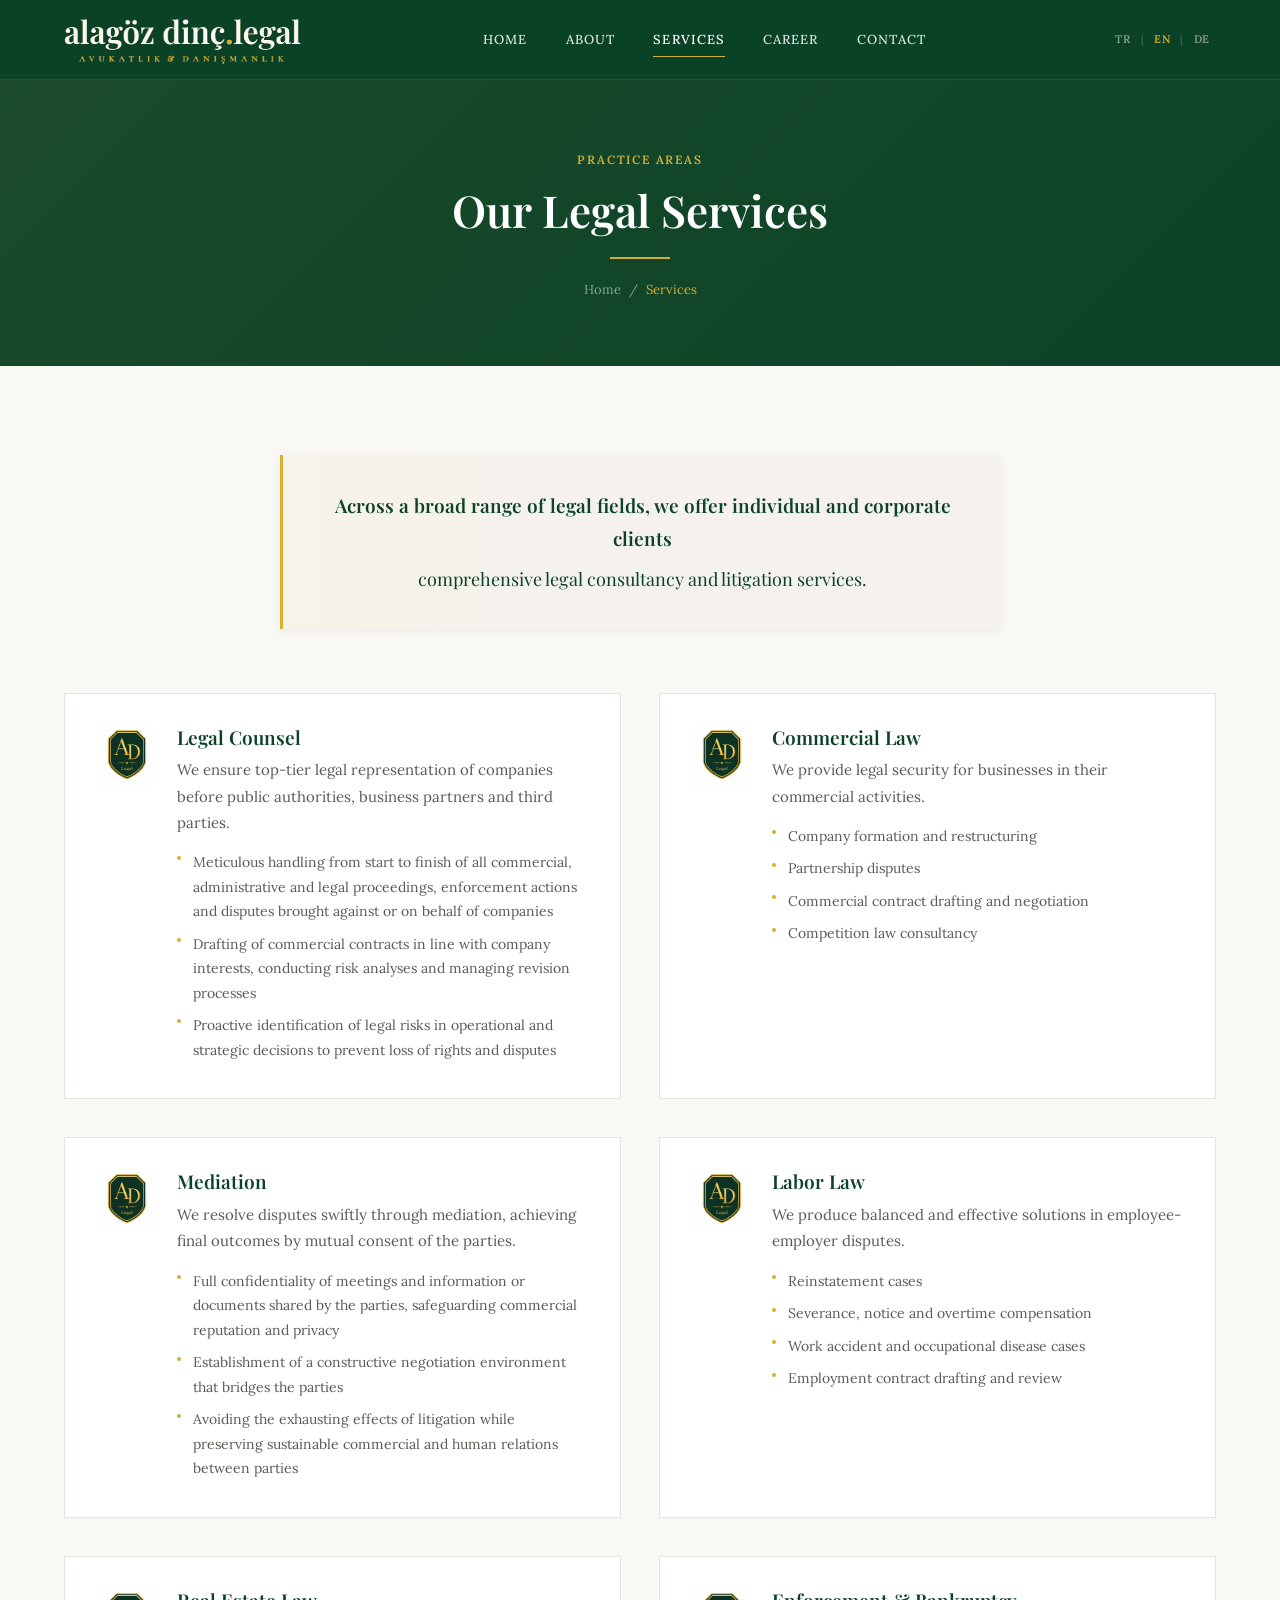
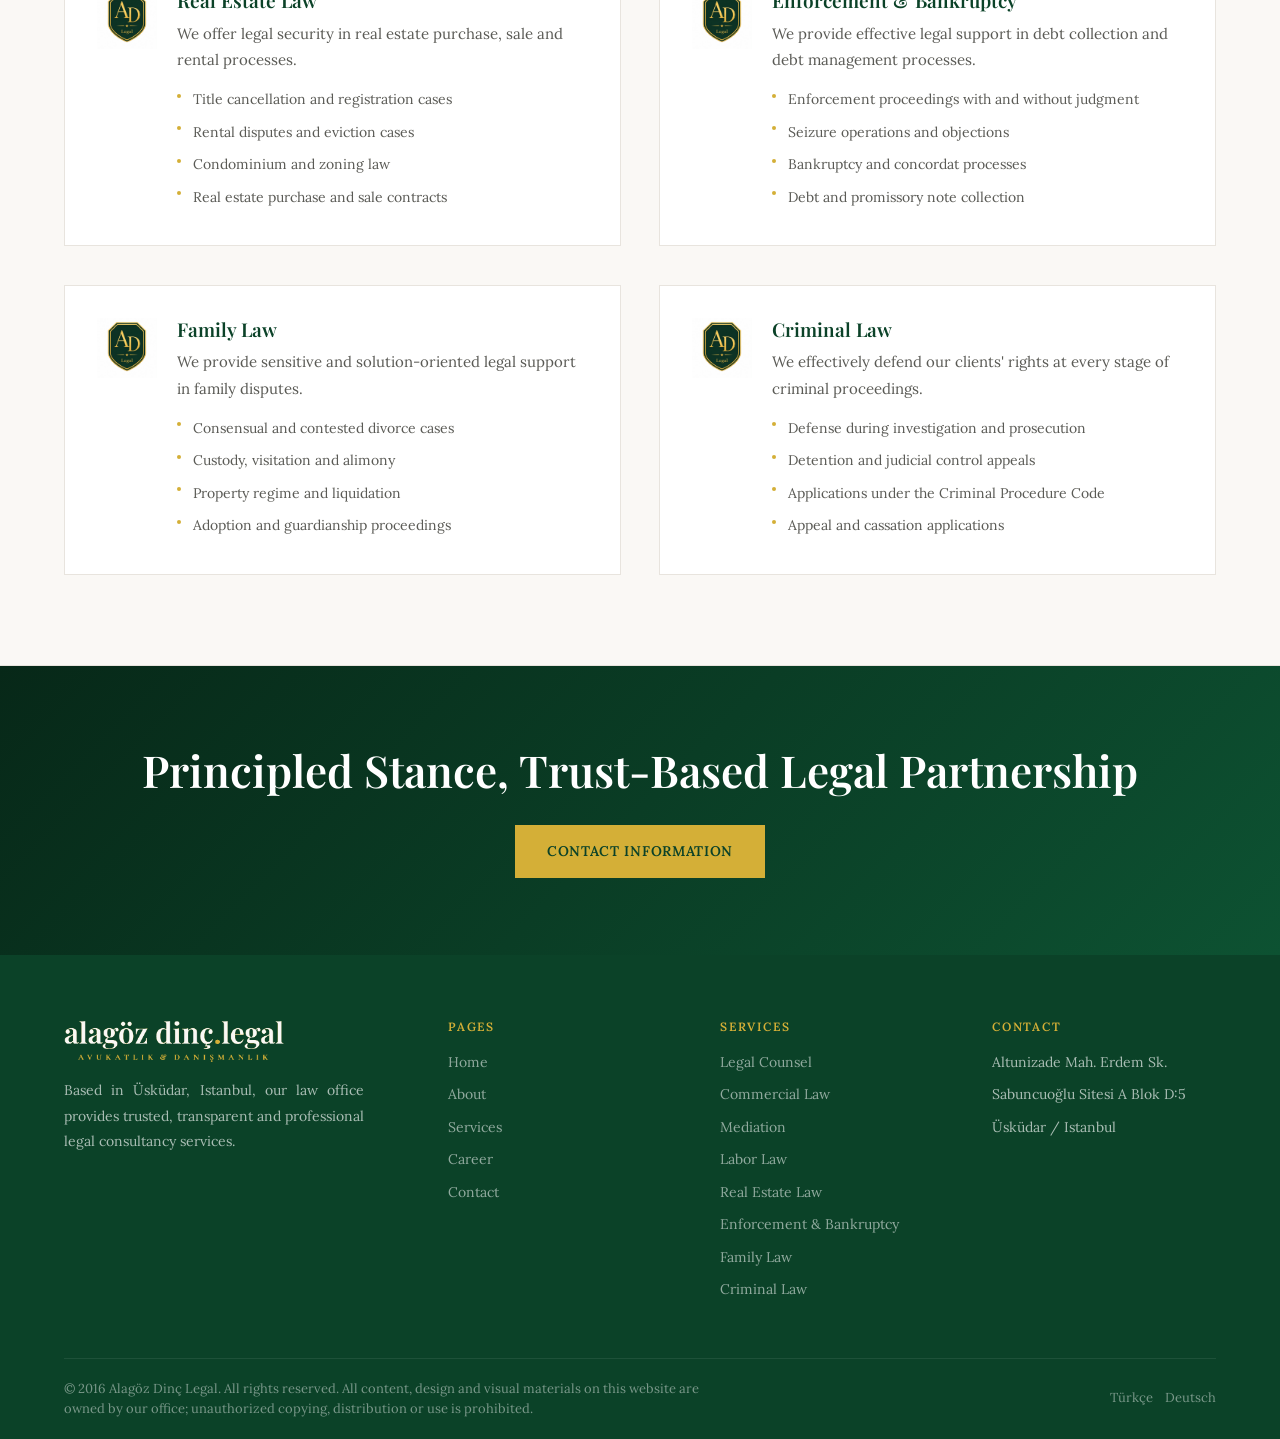
<file: en/services.html>
<!DOCTYPE html>
<html lang="en">
<head>
  <meta charset="UTF-8">
  <meta name="viewport" content="width=device-width, initial-scale=1.0">
  <title>Services | Alagöz Dinç Legal — Legal Advisory, Commercial Law, Mediation</title>
  <meta name="description" content="Alagöz Dinç Legal services: legal advisory, commercial law, mediation, labor law, real estate law, enforcement and bankruptcy, family and criminal law.">
  <meta name="keywords" content="Alagöz Dinç Legal, Istanbul lawyer, legal advisory, commercial law, mediation, labor law, real estate law, enforcement bankruptcy, family law, criminal law, law office">
  <meta name="author" content="Alagöz Dinç Legal">
  <meta name="robots" content="index, follow">
  <link rel="canonical" href="https://alagozdinc.legal/hizmetler.html">
  <link rel="alternate" hreflang="tr" href="https://alagozdinc.legal/hizmetler.html">
  <link rel="alternate" hreflang="en" href="https://alagozdinc.legal/en/services.html">
  <link rel="alternate" hreflang="de" href="https://alagozdinc.legal/de/leistungen.html">
  <link rel="alternate" hreflang="x-default" href="https://alagozdinc.legal/hizmetler.html">

  <meta property="og:type" content="website">
  <meta property="og:site_name" content="Alagöz Dinç Legal">
  <meta property="og:image" content="https://alagozdinc.legal/images/logo.png">
  <meta property="og:image:width" content="977">
  <meta property="og:image:height" content="245">
  <meta property="og:title" content="Services | Alagöz Dinç Legal — Legal Advisory, Commercial Law, Mediation">
  <meta property="og:description" content="Alagöz Dinç Legal services: legal advisory, commercial law, mediation, labor law, real estate law, enforcement and bankruptcy, family and criminal law.">
  <meta property="og:url" content="https://alagozdinc.legal/en/services.html">
  <meta property="og:locale" content="en_US">
  <meta name="twitter:card" content="summary_large_image">
  <meta name="twitter:title" content="Services | Alagöz Dinç Legal — Legal Advisory, Commercial Law, Mediation">
  <meta name="twitter:description" content="Alagöz Dinç Legal services: legal advisory, commercial law, mediation, labor law, real estate law, enforcement and bankruptcy, family and criminal law.">
  <meta name="twitter:image" content="https://alagozdinc.legal/images/logo.png">

  <link rel="preconnect" href="https://fonts.googleapis.com">
  <link rel="preconnect" href="https://fonts.gstatic.com" crossorigin>
  <link href="https://fonts.googleapis.com/css2?family=Lora:ital,wght@0,400;0,500;0,600;1,400&family=Playfair+Display:wght@600;700&display=swap" rel="stylesheet">
  <link rel="icon" href="../favicon.svg" type="image/svg+xml">
  <link rel="icon" href="../favicon-32.png" type="image/png" sizes="32x32">
  <link rel="icon" href="../favicon-16.png" type="image/png" sizes="16x16">
  <link rel="apple-touch-icon" href="../apple-touch-icon.png">
  <link rel="stylesheet" href="../css/main.css">

  <script type="application/ld+json">
  {
    "@context": "https://schema.org",
    "@type": "ItemList",
    "name": "Legal Services",
    "itemListElement": [
      {"@type": "ListItem", "position": 1, "name": "Legal Advisory", "url": "https://alagozdinc.legal/en/services.html#legal-advisory"},
      {"@type": "ListItem", "position": 2, "name": "Commercial Law", "url": "https://alagozdinc.legal/en/services.html#commercial"},
      {"@type": "ListItem", "position": 3, "name": "Mediation", "url": "https://alagozdinc.legal/en/services.html#mediation"},
      {"@type": "ListItem", "position": 4, "name": "Labor Law", "url": "https://alagozdinc.legal/en/services.html#labor"},
      {"@type": "ListItem", "position": 5, "name": "Real Estate Law", "url": "https://alagozdinc.legal/en/services.html#realestate"},
      {"@type": "ListItem", "position": 6, "name": "Enforcement and Bankruptcy", "url": "https://alagozdinc.legal/en/services.html#enforcement"},
      {"@type": "ListItem", "position": 7, "name": "Family Law", "url": "https://alagozdinc.legal/en/services.html#family"},
      {"@type": "ListItem", "position": 8, "name": "Criminal Law", "url": "https://alagozdinc.legal/en/services.html#criminal"}
    ]
  }
  </script>
</head>
<body>

  <header class="site-header" role="banner">
    <div class="container header-inner">
      <a href="index.html" class="logo" aria-label="alagöz dinç.legal — Home">
        <img src="../images/ad-logo-2-light.png" alt="alagöz dinç.legal — Avukatlık & Danışmanlık" class="logo-img" width="240" height="60" decoding="async">
      </a>
      <nav class="main-nav" role="navigation" aria-label="Main menu">
        <a href="index.html">Home</a>
        <a href="about.html">About</a>
        <a href="services.html" class="active">Services</a>
        <a href="career.html">Career</a>
        <a href="contact.html">Contact</a>
      </nav>
      <div class="header-actions">
        <div class="lang-switch" aria-label="Language selection">
          <a href="../hizmetler.html" lang="tr">TR</a>
          <span class="sep">|</span>
          <a href="services.html" class="active" lang="en">EN</a>
          <span class="sep">|</span>
          <a href="../de/leistungen.html" lang="de">DE</a>
        </div>
        <button class="menu-toggle" aria-label="Toggle menu" aria-expanded="false">
          <span></span><span></span><span></span>
        </button>
      </div>
    </div>
  </header>

  <main>
    <section class="page-header">
      <div class="container">
        <span class="section-label">Practice Areas</span>
        <h1 class="section-title">Our Legal Services</h1>
        <div class="gold-line"></div>
        <nav class="breadcrumb" aria-label="Breadcrumb">
          <a href="index.html">Home</a>
          <span>/</span>
          <span class="current">Services</span>
        </nav>
      </div>
    </section>

    <section class="section">
      <div class="container">
        <div class="section-header">
          <div class="services-intro-panel">
            <p class="services-intro-line">Across a broad range of legal fields, we offer individual and corporate clients</p>
            <p class="services-intro-line">comprehensive legal consultancy and litigation services.</p>
          </div>
        </div>

        <div class="services-detail-grid">
          <article class="service-detail" id="legal-advisory">
            <div class="service-detail-icon"><img src="../images/ad_icon_3.jpeg" alt="" width="48" height="48" loading="lazy" decoding="async"></div>
            <div>
              <h2>Legal Counsel</h2>
              <p>We ensure top-tier legal representation of companies before public authorities, business partners and third parties.</p>
              <ul>
                <li>Meticulous handling from start to finish of all commercial, administrative and legal proceedings, enforcement actions and disputes brought against or on behalf of companies</li>
                <li>Drafting of commercial contracts in line with company interests, conducting risk analyses and managing revision processes</li>
                <li>Proactive identification of legal risks in operational and strategic decisions to prevent loss of rights and disputes</li>
              </ul>
            </div>
          </article>

          <article class="service-detail" id="commercial">
            <div class="service-detail-icon"><img src="../images/ad_icon_3.jpeg" alt="" width="48" height="48" loading="lazy" decoding="async"></div>
            <div>
              <h2>Commercial Law</h2>
              <p>We provide legal security for businesses in their commercial activities.</p>
              <ul>
                <li>Company formation and restructuring</li>
                <li>Partnership disputes</li>
                <li>Commercial contract drafting and negotiation</li>
                <li>Competition law consultancy</li>
              </ul>
            </div>
          </article>

          <article class="service-detail" id="mediation">
            <div class="service-detail-icon"><img src="../images/ad_icon_3.jpeg" alt="" width="48" height="48" loading="lazy" decoding="async"></div>
            <div>
              <h2>Mediation</h2>
              <p>We resolve disputes swiftly through mediation, achieving final outcomes by mutual consent of the parties.</p>
              <ul>
                <li>Full confidentiality of meetings and information or documents shared by the parties, safeguarding commercial reputation and privacy</li>
                <li>Establishment of a constructive negotiation environment that bridges the parties</li>
                <li>Avoiding the exhausting effects of litigation while preserving sustainable commercial and human relations between parties</li>
              </ul>
            </div>
          </article>

          <article class="service-detail" id="labor">
            <div class="service-detail-icon"><img src="../images/ad_icon_3.jpeg" alt="" width="48" height="48" loading="lazy" decoding="async"></div>
            <div>
              <h2>Labor Law</h2>
              <p>We produce balanced and effective solutions in employee-employer disputes.</p>
              <ul>
                <li>Reinstatement cases</li>
                <li>Severance, notice and overtime compensation</li>
                <li>Work accident and occupational disease cases</li>
                <li>Employment contract drafting and review</li>
              </ul>
            </div>
          </article>

          <article class="service-detail" id="realestate">
            <div class="service-detail-icon"><img src="../images/ad_icon_3.jpeg" alt="" width="48" height="48" loading="lazy" decoding="async"></div>
            <div>
              <h2>Real Estate Law</h2>
              <p>We offer legal security in real estate purchase, sale and rental processes.</p>
              <ul>
                <li>Title cancellation and registration cases</li>
                <li>Rental disputes and eviction cases</li>
                <li>Condominium and zoning law</li>
                <li>Real estate purchase and sale contracts</li>
              </ul>
            </div>
          </article>

          <article class="service-detail" id="enforcement">
            <div class="service-detail-icon"><img src="../images/ad_icon_3.jpeg" alt="" width="48" height="48" loading="lazy" decoding="async"></div>
            <div>
              <h2>Enforcement &amp; Bankruptcy</h2>
              <p>We provide effective legal support in debt collection and debt management processes.</p>
              <ul>
                <li>Enforcement proceedings with and without judgment</li>
                <li>Seizure operations and objections</li>
                <li>Bankruptcy and concordat processes</li>
                <li>Debt and promissory note collection</li>
              </ul>
            </div>
          </article>

          <article class="service-detail" id="family">
            <div class="service-detail-icon"><img src="../images/ad_icon_3.jpeg" alt="" width="48" height="48" loading="lazy" decoding="async"></div>
            <div>
              <h2>Family Law</h2>
              <p>We provide sensitive and solution-oriented legal support in family disputes.</p>
              <ul>
                <li>Consensual and contested divorce cases</li>
                <li>Custody, visitation and alimony</li>
                <li>Property regime and liquidation</li>
                <li>Adoption and guardianship proceedings</li>
              </ul>
            </div>
          </article>

          <article class="service-detail" id="criminal">
            <div class="service-detail-icon"><img src="../images/ad_icon_3.jpeg" alt="" width="48" height="48" loading="lazy" decoding="async"></div>
            <div>
              <h2>Criminal Law</h2>
              <p>We effectively defend our clients' rights at every stage of criminal proceedings.</p>
              <ul>
                <li>Defense during investigation and prosecution</li>
                <li>Detention and judicial control appeals</li>
                <li>Applications under the Criminal Procedure Code</li>
                <li>Appeal and cassation applications</li>
              </ul>
            </div>
          </article>
        </div>
      </div>
    </section>

    <section class="cta-banner cta-banner-light" aria-labelledby="cta-heading">
      <div class="container">
        <h2 class="section-title" id="cta-heading">Principled Stance, Trust-Based Legal Partnership</h2>
        <p></p>
        <a href="contact.html" class="btn btn-primary">Contact Information</a>
      </div>
    </section>
  </main>

  <footer class="site-footer" role="contentinfo">
    <div class="container">
      <div class="footer-grid">
        <div class="footer-brand">
          <img src="../images/ad-logo-2-light.png" alt="alagöz dinç.legal — Avukatlık & Danışmanlık" class="footer-logo-img" width="240" height="60" loading="lazy" decoding="async">
          <p>Based in Üsküdar, Istanbul, our law office provides trusted, transparent and professional legal consultancy services.</p>
        </div>
        <div class="footer-col">
          <h4>Pages</h4>
          <ul>
            <li><a href="index.html">Home</a></li>
            <li><a href="about.html">About</a></li>
            <li><a href="services.html">Services</a></li>
            <li><a href="career.html">Career</a></li>
            <li><a href="contact.html">Contact</a></li>
          </ul>
        </div>
        <div class="footer-col">
          <h4>Services</h4>
          <ul>
            <li><a href="services.html#legal-advisory">Legal Counsel</a></li>
            <li><a href="services.html#commercial">Commercial Law</a></li>
            <li><a href="services.html#mediation">Mediation</a></li>
            <li><a href="services.html#labor">Labor Law</a></li>
            <li><a href="services.html#realestate">Real Estate Law</a></li>
            <li><a href="services.html#enforcement">Enforcement &amp; Bankruptcy</a></li>
            <li><a href="services.html#family">Family Law</a></li>
            <li><a href="services.html#criminal">Criminal Law</a></li>
          </ul>
        </div>
        <div class="footer-col">
          <h4>Contact</h4>
          <ul>
            <li>Altunizade Mah. Erdem Sk.</li>
            <li>Sabuncuoğlu Sitesi A Blok D:5</li>
            <li>Üsküdar / Istanbul</li>
          </ul>
        </div>
      </div>
      <div class="footer-bottom">
        <span>&copy; 2016 Alagöz Dinç Legal. All rights reserved. All content, design and visual materials on this website are owned by our office; unauthorized copying, distribution or use is prohibited.</span>
        <div class="footer-langs">
          <a href="../index.html" lang="tr">Türkçe</a>
          <a href="../de/index.html" lang="de">Deutsch</a>
        </div>
      </div>
    </div>
  </footer>

  <script src="../js/main.js" defer></script>
</body>
</html>
</file>
<file: css/main.css>
/* ========================================
   Alagöz Dinç Legal — Design System
   Kurumsal Kimlik: #0B4228 · #D4AF37 · #FAF8F5
   ======================================== */

:root {
  --primary-color: #0B4228;
  --primary-dark: #072818;
  --primary-mid: #0d5232;
  --primary-light: #106038;
  --accent-color: #D4AF37;
  --accent-light: #e0c456;
  --accent-dark: #b8962e;
  --bg-color: #FAF8F5;
  --bg-muted: #F5F2ED;
  --text-dark: #1A1A1A;
  --text-muted: #5a5a55;
  --color-white: #ffffff;
  --border-light: #e8e4de;

  --color-navy-900: var(--primary-color);
  --color-navy-800: var(--primary-dark);
  --color-navy-700: var(--primary-mid);
  --color-navy-600: var(--primary-light);
  --color-gold: var(--accent-color);
  --color-gold-light: var(--accent-light);
  --color-gold-dark: var(--accent-dark);
  --color-gray-100: var(--bg-muted);
  --color-gray-200: var(--border-light);
  --color-text: var(--text-dark);
  --color-text-light: var(--text-muted);

  --font-serif: 'Playfair Display', Georgia, 'Times New Roman', serif;
  --font-body: 'Lora', Georgia, serif;

  --header-height: 80px;
  --transition: 0.3s ease;
  --shadow-sm: 0 2px 8px rgba(11, 66, 40, 0.08);
  --shadow-md: 0 4px 24px rgba(11, 66, 40, 0.12);
  --shadow-lg: 0 8px 40px rgba(11, 66, 40, 0.16);
  --max-width: 1200px;
  --section-padding: clamp(3.5rem, 7vw, 6.5rem);
}

*, *::before, *::after {
  box-sizing: border-box;
  margin: 0;
  padding: 0;
}

html {
  scroll-behavior: smooth;
  scroll-padding-top: calc(var(--header-height) + 1.25rem);
  -webkit-text-size-adjust: 100%;
}

body {
  font-family: var(--font-body);
  font-size: 1rem;
  line-height: 1.75;
  color: var(--color-text);
  background: var(--bg-color);
  -webkit-font-smoothing: antialiased;
  overflow-x: hidden;
}

img {
  max-width: 100%;
  height: auto;
  display: block;
}

a {
  color: inherit;
  text-decoration: none;
  transition: color var(--transition);
}

ul { list-style: none; }

h1, h2, h3, h4, h5, h6 {
  font-family: var(--font-serif);
  font-weight: 600;
  line-height: 1.25;
  color: var(--primary-color);
}

.container {
  width: 100%;
  max-width: var(--max-width);
  margin: 0 auto;
  padding: 0 clamp(1rem, 4vw, 1.5rem);
}

/* ---- Typography ---- */
.section-label {
  display: inline-block;
  font-family: var(--font-body);
  font-size: 0.75rem;
  font-weight: 600;
  letter-spacing: 0.15em;
  text-transform: uppercase;
  color: var(--accent-color);
  margin-bottom: 0.75rem;
}

.section-label-brand {
  text-transform: none;
  letter-spacing: 0.08em;
}

.section-title {
  font-size: clamp(1.625rem, 4vw, 2.75rem);
  margin-bottom: 1rem;
}

.section-subtitle {
  font-size: clamp(1rem, 2.5vw, 1.125rem);
  color: var(--color-text-light);
  max-width: 640px;
}

.gold-line {
  width: 60px;
  height: 2px;
  background: var(--accent-color);
  margin: 1.25rem 0;
}

.about-prose .about-text {
  font-size: clamp(0.9375rem, 2vw, 1.0625rem);
  text-align: justify;
  hyphens: auto;
}

.about-prose .about-text + .about-text {
  margin-top: 1.25rem;
}

/* ---- Buttons ---- */
.btn {
  display: inline-flex;
  align-items: center;
  justify-content: center;
  gap: 0.5rem;
  padding: 0.875rem 2rem;
  min-height: 48px;
  font-family: var(--font-body);
  font-size: 0.875rem;
  font-weight: 600;
  letter-spacing: 0.05em;
  text-transform: uppercase;
  border: none;
  cursor: pointer;
  transition: all var(--transition);
}

.btn-primary {
  background: var(--accent-color);
  color: var(--primary-color);
}

.btn-primary:hover {
  background: var(--accent-light);
  transform: translateY(-1px);
  box-shadow: var(--shadow-md);
}

.btn-outline {
  background: transparent;
  color: var(--color-white);
  border: 1px solid rgba(255, 255, 255, 0.4);
}

.btn-outline:hover {
  background: rgba(255, 255, 255, 0.1);
  border-color: var(--color-white);
}

.btn-dark {
  background: var(--primary-color);
  color: var(--color-white);
}

.btn-dark:hover {
  background: var(--primary-mid);
}

/* ---- Header ---- */
.site-header {
  position: fixed;
  top: 0;
  left: 0;
  right: 0;
  z-index: 1000;
  height: var(--header-height);
  background: rgba(11, 66, 40, 0.96);
  backdrop-filter: blur(12px);
  -webkit-backdrop-filter: blur(12px);
  border-bottom: 1px solid rgba(212, 175, 55, 0.15);
  transition: background var(--transition), box-shadow var(--transition);
  padding-top: env(safe-area-inset-top, 0);
}

.site-header.scrolled {
  background: rgba(11, 66, 40, 0.98);
  box-shadow: var(--shadow-md);
}

.header-inner {
  display: flex;
  align-items: center;
  justify-content: space-between;
  height: var(--header-height);
  gap: 1rem;
}

.logo {
  display: flex;
  flex-shrink: 0;
  align-items: center;
}

.logo-img {
  display: block;
  height: clamp(40px, 4vw, 47px);
  width: auto;
}

.logo-name {
  font-family: var(--font-serif);
  font-size: clamp(1.25rem, 3.2vw, 1.6rem);
  font-weight: 600;
  color: var(--color-white);
  letter-spacing: 0.005em;
  white-space: nowrap;
}

.logo-name em,
.logo-dot {
  font-style: normal;
  color: var(--accent-color);
}

.main-nav {
  display: flex;
  align-items: center;
  gap: clamp(1.25rem, 3vw, 2.5rem);
}

.main-nav a {
  font-size: 0.8125rem;
  font-weight: 500;
  letter-spacing: 0.08em;
  text-transform: uppercase;
  color: rgba(255, 255, 255, 0.85);
  position: relative;
  padding: 0.25rem 0;
}

.main-nav a::after {
  content: '';
  position: absolute;
  bottom: -2px;
  left: 0;
  width: 0;
  height: 1px;
  background: var(--accent-color);
  transition: width var(--transition);
}

.main-nav a:hover,
.main-nav a.active {
  color: var(--color-white);
}

.main-nav a:hover::after,
.main-nav a.active::after {
  width: 100%;
}

.header-actions {
  display: flex;
  align-items: center;
  gap: clamp(0.75rem, 2vw, 1.25rem);
  flex-shrink: 0;
}

.lang-switch {
  display: flex;
  align-items: center;
  flex-wrap: wrap;
  gap: 0.25rem;
  font-size: 0.6875rem;
  font-weight: 600;
  letter-spacing: 0.05em;
}

.lang-switch a {
  color: rgba(255, 255, 255, 0.5);
  padding: 0.375rem 0.375rem;
  min-width: 28px;
  text-align: center;
  border-radius: 2px;
  transition: all var(--transition);
}

.lang-switch a:hover,
.lang-switch a.active {
  color: var(--accent-color);
}

.lang-switch .sep {
  color: rgba(255, 255, 255, 0.2);
  font-size: 0.625rem;
}

.menu-toggle {
  display: none;
  flex-direction: column;
  justify-content: center;
  gap: 5px;
  background: none;
  border: none;
  cursor: pointer;
  padding: 10px;
  min-width: 44px;
  min-height: 44px;
}

.menu-toggle span {
  display: block;
  width: 22px;
  height: 2px;
  background: var(--color-white);
  transition: all var(--transition);
}

.menu-toggle.active span:nth-child(1) {
  transform: rotate(45deg) translate(5px, 5px);
}

.menu-toggle.active span:nth-child(2) {
  opacity: 0;
}

.menu-toggle.active span:nth-child(3) {
  transform: rotate(-45deg) translate(5px, -5px);
}

/* ---- Hero ---- */
.hero {
  position: relative;
  min-height: 100vh;
  min-height: 100svh;
  display: flex;
  align-items: center;
  background: var(--primary-color);
  overflow: hidden;
}

.hero-bg {
  position: absolute;
  inset: 0;
  background-size: cover;
  background-position: center;
  opacity: 0.3;
}

.hero-video {
  position: absolute;
  inset: 0;
  width: 100%;
  height: 100%;
  object-fit: cover;
  z-index: 0;
  opacity: 0;
  transition: opacity 0.8s ease;
}

.hero-video.is-playing {
  opacity: 1;
}

.hero-overlay {
  z-index: 1;
}

.hero-overlay {
  position: absolute;
  inset: 0;
  background: linear-gradient(
    135deg,
    rgba(11, 66, 40, 0.93) 0%,
    rgba(13, 82, 50, 0.78) 50%,
    rgba(11, 66, 40, 0.88) 100%
  );
}

.hero-content {
  position: relative;
  z-index: 2;
  padding: calc(var(--header-height) + 3rem) 0 3rem;
  max-width: 720px;
}

.hero-label {
  font-size: 0.8125rem;
  font-weight: 600;
  letter-spacing: 0.2em;
  text-transform: uppercase;
  color: var(--accent-color);
  margin-bottom: 1.25rem;
}

.hero-title {
  font-size: clamp(2rem, 7vw, 3.75rem);
  color: var(--color-white);
  margin-bottom: 1.25rem;
  line-height: 1.15;
}

.hero-title em {
  font-style: normal;
  color: var(--accent-color);
}

.hero-desc {
  font-size: clamp(1rem, 2.5vw, 1.125rem);
  color: rgba(255, 255, 255, 0.78);
  margin-bottom: 2rem;
  max-width: 560px;
  line-height: 1.8;
}

.hero-actions {
  display: flex;
  flex-wrap: wrap;
  gap: 0.875rem;
}

.hero-scroll {
  position: absolute;
  bottom: 2rem;
  left: 50%;
  transform: translateX(-50%);
  z-index: 2;
  display: flex;
  flex-direction: column;
  align-items: center;
  gap: 0.5rem;
  color: rgba(255, 255, 255, 0.4);
  font-size: 0.6875rem;
  letter-spacing: 0.15em;
  text-transform: uppercase;
}

.hero-scroll-line {
  width: 1px;
  height: 40px;
  background: linear-gradient(to bottom, var(--accent-color), transparent);
  animation: scrollPulse 2s ease-in-out infinite;
}

@keyframes scrollPulse {
  0%, 100% { opacity: 0.3; transform: scaleY(0.6); }
  50% { opacity: 1; transform: scaleY(1); }
}

/* ---- Homepage: ivory/light variants ---- */
.hero-light {
  background: var(--bg-color);
  /* Tam viewport — ilkeler bandı makul ekranlarda scroll sonrası görünsün */
  min-height: 100svh;
}

/* Çok büyük ekranlarda hafif peek kabul edilebilir */
@media (min-width: 1600px) and (min-height: 1100px) {
  .hero-light {
    min-height: 92svh;
  }
}

.hero-light .hero-bg {
  opacity: 1;
  background-position: 65% center;
  background-size: cover;
}

.hero-light .hero-overlay {
  background: linear-gradient(
    90deg,
    var(--bg-color) 0%,
    var(--bg-color) 38%,
    rgba(250, 248, 245, 0.94) 48%,
    rgba(250, 248, 245, 0.55) 62%,
    rgba(250, 248, 245, 0.2) 78%,
    rgba(11, 66, 40, 0.18) 100%
  );
}

.hero-light .hero-label {
  color: var(--accent-dark);
}

.hero-light .hero-title {
  color: var(--primary-color);
}

.hero-light .hero-title em {
  color: var(--accent-color);
}

.hero-light .hero-desc {
  color: var(--text-muted);
}

.hero-light .hero-scroll {
  color: var(--text-muted);
}

.hero-light .hero-content {
  padding-bottom: clamp(3rem, 6vh, 5rem);
}

.hero-light .hero-scroll-line {
  background: linear-gradient(to bottom, var(--primary-color), transparent);
}

.btn-outline-dark {
  background: transparent;
  color: var(--primary-color);
  border: 1px solid var(--primary-color);
}

.btn-outline-dark:hover {
  background: var(--primary-color);
  color: var(--color-white);
}

/* Light principles strip on ivory homepage — green bg + light text */
.principles-bar.principles-bar-light {
  background: var(--primary-color);
  border-top: 1px solid rgba(212, 175, 55, 0.25);
  border-bottom: 1px solid rgba(212, 175, 55, 0.25);
}

.principles-bar.principles-bar-light .principle-item:not(:last-child)::after {
  background: rgba(212, 175, 55, 0.25);
}

.principles-bar.principles-bar-light .principle-title {
  color: var(--color-white);
}

.principles-bar.principles-bar-light .principle-desc {
  color: rgba(255, 255, 255, 0.72);
}

.principles-bar.principles-bar-light .principle-icon {
  color: var(--accent-color);
}

.cta-banner-light {
  background: var(--bg-muted);
  border-top: 1px solid var(--border-light);
}

.cta-banner-light::before {
  display: none;
}

.cta-banner-light .section-title {
  color: var(--primary-color);
}

.cta-banner-light p {
  color: var(--text-muted);
}

.home-career-teaser {
  background: var(--color-white);
  border: 1px solid var(--border-light);
  padding: clamp(2rem, 4vw, 3rem);
  display: grid;
  grid-template-columns: 1fr auto;
  gap: 2rem;
  align-items: center;
}

.home-career-teaser h2 {
  font-size: clamp(1.375rem, 3vw, 1.75rem);
  margin-bottom: 0.625rem;
}

.home-career-teaser p {
  color: var(--text-muted);
  font-size: 0.9375rem;
  max-width: 560px;
}

@media (max-width: 768px) {
  .home-career-teaser {
    grid-template-columns: 1fr;
    text-align: center;
  }

  .home-career-teaser p {
    margin: 0 auto;
  }

  .home-career-teaser .btn {
    width: 100%;
  }
}

/* ---- Career Page ---- */
.career-intro {
  max-width: 720px;
  margin: 0 auto 3rem;
  text-align: center;
}

.career-intro p {
  color: var(--text-muted);
  font-size: 1.0625rem;
}

.career-grid {
  display: grid;
  grid-template-columns: repeat(3, 1fr);
  gap: clamp(1.25rem, 3vw, 2rem);
  margin-bottom: 3rem;
}

.career-card {
  background: var(--color-white);
  border: 1px solid var(--border-light);
  padding: clamp(1.5rem, 3vw, 2rem);
  border-top: 3px solid var(--accent-color);
  display: flex;
  align-items: center;
  justify-content: center;
  text-align: center;
  min-height: 100px;
}

.career-card h3 {
  font-size: 1.125rem;
  margin-bottom: 0;
}

.career-card p {
  font-size: 0.9375rem;
  color: var(--text-muted);
  line-height: 1.7;
}

.career-apply {
  background: var(--bg-muted);
  border: 1px solid var(--border-light);
  padding: clamp(2rem, 4vw, 3rem);
  text-align: center;
  max-width: 640px;
  margin: 0 auto;
}

.career-apply h2 {
  font-size: 1.375rem;
  margin-bottom: 0.75rem;
}

.career-apply p {
  color: var(--text-muted);
  margin-bottom: 1.5rem;
}

.career-apply a.email-link {
  font-size: 1.0625rem;
  font-weight: 600;
  color: var(--primary-color);
  border-bottom: 1px solid var(--accent-color);
  padding-bottom: 2px;
}

.career-apply a.email-link:hover {
  color: var(--accent-dark);
}

.career-email-addresses {
  align-items: center;
  gap: 0.375rem;
}

@media (max-width: 768px) {
  .career-grid {
    grid-template-columns: 1fr;
  }
}

/* ---- Principles Bar ---- */
.principles-bar {
  background: var(--primary-dark);
  border-top: 1px solid rgba(212, 175, 55, 0.2);
  border-bottom: 1px solid rgba(212, 175, 55, 0.2);
  padding: clamp(2rem, 5vw, 3rem) 0;
}

.principles-grid {
  display: grid;
  grid-template-columns: repeat(4, 1fr);
  gap: clamp(1.5rem, 3vw, 2rem);
}

.principle-item {
  position: relative;
  text-align: center;
  padding: 0 0.75rem;
}

.principle-item:not(:last-child)::after {
  content: '';
  position: absolute;
  right: 0;
  top: 50%;
  transform: translateY(-50%);
  width: 1px;
  height: 60px;
  background: rgba(212, 175, 55, 0.2);
}

.principle-icon {
  width: 36px;
  height: 36px;
  margin: 0 auto 0.875rem;
  color: var(--accent-color);
}

.principle-title {
  font-family: var(--font-serif);
  font-size: clamp(0.9375rem, 2vw, 1.0625rem);
  font-weight: 600;
  color: var(--color-white);
  margin-bottom: 0.5rem;
  line-height: 1.3;
}

.principle-desc {
  font-size: 0.8125rem;
  color: rgba(255, 255, 255, 0.55);
  line-height: 1.6;
}

/* ---- Sections ---- */
.section {
  padding: var(--section-padding) 0;
}

.section-light {
  background: var(--bg-muted);
}

.section-dark {
  background: var(--primary-color);
  color: var(--color-white);
}

.section-dark .section-title {
  color: var(--color-white);
}

.section-dark .section-subtitle {
  color: rgba(255, 255, 255, 0.65);
}

.section-header {
  text-align: center;
  margin-bottom: clamp(2.5rem, 5vw, 4rem);
}

.section-header .gold-line {
  margin: 1.25rem auto;
}

.section-header .section-subtitle {
  margin: 0 auto;
}

/* ---- About Preview ---- */
.about-grid {
  display: grid;
  grid-template-columns: 1fr 1fr;
  gap: clamp(2rem, 5vw, 4rem);
  align-items: center;
}

.about-image {
  position: relative;
}

.about-image img {
  width: 100%;
  aspect-ratio: 4/5;
  object-fit: cover;
}

.about-image::before {
  content: '';
  position: absolute;
  top: -1rem;
  left: -1rem;
  right: 1rem;
  bottom: 1rem;
  border: 2px solid var(--accent-color);
  z-index: -1;
}

.about-content .section-title {
  text-align: left;
}

.about-content .gold-line {
  margin: 1.25rem 0;
}

.about-text {
  color: var(--color-text-light);
  margin-bottom: 1.25rem;
}

.about-features {
  display: grid;
  grid-template-columns: 1fr 1fr;
  gap: 1rem;
  margin: 1.75rem 0;
}

.about-feature {
  display: flex;
  align-items: flex-start;
  gap: 0.75rem;
  font-size: 0.9375rem;
}

.about-feature-icon {
  flex-shrink: 0;
  width: 20px;
  height: 20px;
  color: var(--accent-color);
  margin-top: 3px;
}

/* ---- Services Grid ---- */
.services-grid {
  display: grid;
  grid-template-columns: repeat(4, 1fr);
  gap: clamp(1.25rem, 3vw, 2rem);
}

.service-card {
  background: var(--color-white);
  padding: clamp(1.75rem, 4vw, 2.5rem) clamp(1.25rem, 3vw, 2rem);
  border: 1px solid var(--border-light);
  transition: all var(--transition);
  position: relative;
  overflow: hidden;
}

.service-card::before {
  content: '';
  position: absolute;
  top: 0;
  left: 0;
  width: 100%;
  height: 3px;
  background: var(--accent-color);
  transform: scaleX(0);
  transform-origin: left;
  transition: transform var(--transition);
}

.service-card:hover {
  box-shadow: var(--shadow-lg);
  transform: translateY(-4px);
}

.service-card:hover::before {
  transform: scaleX(1);
}

.service-icon {
  width: 56px;
  height: 56px;
  display: flex;
  align-items: flex-start;
  justify-content: flex-start;
  margin-bottom: 0.75rem;
  flex-shrink: 0;
  overflow: hidden;
}

.service-icon img {
  width: 115%;
  height: 115%;
  object-fit: contain;
  object-position: left top;
}

.service-card h3 {
  font-size: 1.1875rem;
  margin-bottom: 0.625rem;
}

.service-card p {
  font-size: 0.9375rem;
  color: var(--color-text-light);
  line-height: 1.7;
}

.service-card .read-more {
  display: inline-flex;
  align-items: center;
  gap: 0.375rem;
  margin-top: 1rem;
  font-size: 0.8125rem;
  font-weight: 600;
  letter-spacing: 0.05em;
  text-transform: uppercase;
  color: var(--accent-dark);
  transition: gap var(--transition);
}

.service-card:hover .read-more {
  gap: 0.625rem;
}

/* ---- CTA Banner ---- */
.cta-banner {
  background: linear-gradient(135deg, var(--primary-dark), var(--primary-mid));
  padding: clamp(3rem, 6vw, 5rem) 0;
  text-align: center;
  position: relative;
  overflow: hidden;
}

.cta-banner::before {
  content: '';
  position: absolute;
  top: -50%;
  right: -10%;
  width: min(400px, 80vw);
  height: min(400px, 80vw);
  border-radius: 50%;
  background: rgba(212, 175, 55, 0.05);
}

.cta-banner .section-title {
  color: var(--color-white);
  margin-bottom: 1rem;
}

.cta-banner p {
  color: rgba(255, 255, 255, 0.65);
  max-width: 560px;
  margin: 0 auto 1.75rem;
  padding: 0 1rem;
}

/* ---- Page Header ---- */
.page-header {
  background: var(--primary-color);
  padding: calc(var(--header-height) + clamp(2.5rem, 6vw, 4rem)) 0 clamp(2.5rem, 5vw, 4rem);
  text-align: center;
  position: relative;
  overflow: hidden;
}

.page-header::before {
  content: '';
  position: absolute;
  inset: 0;
  background: linear-gradient(135deg, rgba(212, 175, 55, 0.08), transparent);
}

.page-header .section-label,
.page-header .section-title,
.page-header .gold-line,
.page-header .breadcrumb {
  position: relative;
}

.page-header .section-title {
  color: var(--color-white);
}

.page-header .gold-line {
  margin: 1.25rem auto;
}

.breadcrumb {
  display: flex;
  flex-wrap: wrap;
  justify-content: center;
  gap: 0.5rem;
  font-size: 0.8125rem;
  color: rgba(255, 255, 255, 0.5);
  margin-top: 1rem;
}

.breadcrumb a:hover {
  color: var(--accent-color);
}

.breadcrumb .current {
  color: var(--accent-color);
}

/* ---- About Page ---- */
.about-page-grid,
.about-depth-grid {
  display: grid;
  grid-template-columns: minmax(0, 1fr) minmax(0, 1.3fr);
  gap: clamp(2rem, 5vw, 4rem);
  align-items: start;
}

.section:has(+ .section.about-depth) {
  padding-bottom: clamp(1.25rem, 2.5vw, 2rem);
}

.section.about-depth {
  padding-top: clamp(1.25rem, 2.5vw, 2rem);
}

.about-team-stack {
  display: flex;
  flex-direction: column;
  gap: clamp(1rem, 2.5vw, 1.5rem);
  width: 100%;
  align-self: stretch;
}

.about-prose > .section-label,
.about-depth-prose > .section-label {
  font-size: clamp(1rem, 2.5vw, 1.25rem);
  letter-spacing: 0.12em;
  margin-bottom: 0.25rem;
}

.about-founder-card {
  padding: clamp(1.75rem, 3vw, 2.5rem);
  background: var(--primary-color);
  color: var(--color-white);
  text-align: center;
  width: 100%;
}

.values-grid {
  display: grid;
  grid-template-columns: repeat(2, 1fr);
  gap: clamp(1.25rem, 3vw, 2rem);
  margin-top: clamp(2rem, 4vw, 3rem);
}

.value-card {
  padding: clamp(1.5rem, 3vw, 2rem);
  background: var(--color-white);
  border-left: 3px solid var(--accent-color);
  box-shadow: var(--shadow-sm);
}

.value-card h3 {
  font-size: 1.125rem;
  margin-bottom: 0.625rem;
}

.value-card p {
  font-size: 0.9375rem;
  color: var(--color-text-light);
}

.about-founder-card .section-label {
  color: var(--accent-color);
}

.about-founder-name {
  font-family: var(--font-serif);
  font-size: clamp(1.125rem, 2.25vw, 1.5rem);
  font-weight: 600;
  color: var(--color-white);
  margin-top: 0;
  line-height: 1.25;
}

.about-founder-card .gold-line {
  margin: 1.25rem auto;
}

.about-founder-card p {
  font-size: 0.9375rem;
  line-height: 1.75;
  color: rgba(255, 255, 255, 0.85);
}

.about-depth-prose .about-text {
  font-size: clamp(0.9375rem, 2vw, 1.0625rem);
  text-align: justify;
  hyphens: auto;
  color: var(--color-text-light);
}

.about-closing-text {
  margin-top: 2rem;
  padding: clamp(1.5rem, 3vw, 2rem);
  border-left: 3px solid var(--accent-color);
  background: var(--bg-muted);
  font-family: var(--font-serif);
  font-size: clamp(1.0625rem, 2.5vw, 1.25rem);
  font-style: italic;
  line-height: 1.65;
  color: var(--primary-color);
}

/* ---- Services Page ---- */
.services-intro-panel {
  max-width: 720px;
  margin: 0 auto;
  padding: clamp(1.625rem, 3vw, 2.125rem) clamp(2rem, 4vw, 2.75rem);
  padding-left: clamp(2rem, 4vw, 2.875rem);
  background: linear-gradient(90deg, rgba(212, 175, 55, 0.07) 0%, var(--bg-muted) 28%);
  border-left: 3px solid var(--accent-color);
  border-radius: 0 6px 6px 0;
  box-shadow: var(--shadow-sm);
}

.services-intro-line {
  font-family: var(--font-serif);
  font-size: clamp(1.0625rem, 2.5vw, 1.1875rem);
  line-height: 1.7;
  color: var(--primary-color);
  text-align: center;
}

.services-intro-line:first-child {
  font-weight: 600;
}

.services-intro-line + .services-intro-line {
  margin-top: 0.625rem;
  font-size: clamp(1rem, 2.2vw, 1.125rem);
  font-weight: 400;
  color: var(--primary-color);
}

.services-detail-grid {
  display: grid;
  grid-template-columns: repeat(2, 1fr);
  gap: clamp(1.25rem, 3vw, 2.5rem);
}

.service-detail {
  display: flex;
  gap: 1.25rem;
  padding: clamp(1.25rem, 3vw, 2rem);
  background: var(--color-white);
  border: 1px solid var(--border-light);
  transition: all var(--transition);
  scroll-margin-top: calc(var(--header-height) + 1.25rem);
}

.service-detail:hover {
  box-shadow: var(--shadow-md);
  border-color: var(--accent-color);
}

.service-detail-icon {
  flex-shrink: 0;
  width: 60px;
  height: 60px;
  display: flex;
  align-items: center;
  justify-content: center;
}

.service-detail-icon img {
  width: 100%;
  height: 100%;
  object-fit: contain;
}

.service-detail h2,
.service-detail h3 {
  font-size: 1.1875rem;
  margin-bottom: 0.5rem;
}

.service-detail p {
  font-size: 0.9375rem;
  color: var(--color-text-light);
}

.service-detail ul {
  margin-top: 0.625rem;
}

.service-detail li {
  font-size: 0.875rem;
  color: var(--color-text-light);
  padding: 0.25rem 0;
  padding-left: 1rem;
  position: relative;
}

.service-detail li::before {
  content: '';
  position: absolute;
  left: 0;
  top: 0.65rem;
  width: 4px;
  height: 4px;
  background: var(--accent-color);
  border-radius: 50%;
}

/* ---- Contact Page ---- */
.contact-grid {
  display: grid;
  grid-template-columns: minmax(0, 1fr) minmax(0, 1.2fr);
  gap: clamp(2rem, 5vw, 4rem);
}

.contact-info-block {
  margin-bottom: 2rem;
}

.contact-info-block h2,
.contact-info-block h3 {
  font-size: 0.9375rem;
  font-weight: 600;
  letter-spacing: 0.05em;
  text-transform: uppercase;
  color: var(--accent-dark);
  margin-bottom: 0.625rem;
}

.contact-info-block p,
.contact-info-block a {
  font-size: clamp(1rem, 2.5vw, 1.0625rem);
  color: var(--color-text);
  line-height: 1.8;
  word-break: break-word;
}

.contact-info-block a:hover {
  color: var(--accent-dark);
}

.contact-email-list {
  list-style: none;
  margin: 0;
  padding: 0;
}

.contact-email-list li {
  padding: 0.875rem 0;
  border-bottom: 1px solid var(--border-light);
}

.contact-email-list li:first-child {
  padding-top: 0;
}

.contact-email-list li:last-child {
  border-bottom: none;
  padding-bottom: 0;
}

.contact-email-addresses {
  display: flex;
  flex-direction: column;
  gap: 0.125rem;
}

.contact-email-list li p {
  margin-top: 0.25rem;
  font-size: 0.875rem;
  line-height: 1.65;
  color: var(--color-text-light);
}

.contact-map {
  width: 100%;
  height: 100%;
  min-height: clamp(280px, 50vw, 450px);
  border: none;
  filter: grayscale(30%);
}

/* ---- Footer ---- */
.site-footer {
  background: var(--primary-color);
  color: rgba(255, 255, 255, 0.65);
  padding-top: clamp(2.5rem, 5vw, 4rem);
  padding-bottom: env(safe-area-inset-bottom, 0);
}

.footer-grid {
  display: grid;
  grid-template-columns: 1.5fr 1fr 1fr 1fr;
  gap: clamp(1.5rem, 4vw, 3rem);
  padding-bottom: clamp(2rem, 4vw, 3rem);
  border-bottom: 1px solid rgba(255, 255, 255, 0.08);
}

.footer-brand {
  max-width: 300px;
}

.footer-logo-img {
  display: block;
  width: auto;
  max-width: 220px;
  height: auto;
  margin: 0 0 1rem;
}

.footer-brand p {
  font-size: 0.875rem;
  line-height: 1.8;
  max-width: 300px;
  text-align: justify;
  text-justify: inter-word;
  hyphens: auto;
}

.footer-col h4 {
  font-family: var(--font-body);
  font-size: 0.75rem;
  font-weight: 600;
  letter-spacing: 0.15em;
  text-transform: uppercase;
  color: var(--accent-color);
  margin-bottom: 1rem;
}

.footer-col ul li {
  margin-bottom: 0.5rem;
  font-size: 0.875rem;
}

.footer-col a {
  color: rgba(255, 255, 255, 0.55);
  transition: color var(--transition);
}

.footer-col a:hover {
  color: var(--accent-color);
}

.footer-bottom {
  display: flex;
  flex-wrap: wrap;
  align-items: center;
  justify-content: space-between;
  gap: 0.75rem 1.5rem;
  padding: 1.25rem 0;
  font-size: 0.8125rem;
}

.footer-bottom > span {
  flex: 1 1 16rem;
  max-width: 42rem;
  line-height: 1.55;
  color: rgba(255, 255, 255, 0.45);
}

.footer-bottom a {
  color: rgba(255, 255, 255, 0.45);
}

.footer-bottom a:hover {
  color: var(--accent-color);
}

.footer-langs {
  display: flex;
  gap: 0.75rem;
}

/* ---- Responsive ---- */
@media (max-width: 1199px) {
  .services-grid {
    grid-template-columns: repeat(2, 1fr);
  }
}

@media (max-width: 1024px) {
  .footer-grid {
    grid-template-columns: 1fr 1fr;
  }

  .principles-grid {
    grid-template-columns: repeat(2, 1fr);
  }

  .principle-item:nth-child(2)::after {
    display: none;
  }
}

@media (max-width: 992px) {
  :root {
    --header-height: 64px;
  }

  .header-inner {
    min-width: 0;
    gap: 0.5rem;
  }

  .logo {
    min-width: 0;
    flex: 1 1 auto;
    overflow: hidden;
    max-width: calc(100% - 7.75rem);
  }

  .logo-img {
    max-height: 42px;
    width: auto;
    max-width: min(215px, 54vw);
    object-fit: contain;
    object-position: left center;
  }

  .header-actions {
    flex-shrink: 0;
    margin-left: auto;
    min-width: 7rem;
  }

  /* backdrop-filter breaks position:fixed for mobile nav children */
  .site-header {
    backdrop-filter: none;
    -webkit-backdrop-filter: none;
    background: var(--primary-color);
    overflow: visible;
  }

  .menu-toggle {
    display: flex;
    position: relative;
    z-index: 1101;
  }

  .header-actions {
    position: relative;
    z-index: 1101;
  }

  .main-nav {
    position: fixed;
    top: var(--header-height);
    left: 0;
    right: 0;
    bottom: 0;
    z-index: 1100;
    flex-direction: column;
    justify-content: flex-start;
    align-items: stretch;
    gap: 0;
    background: var(--primary-color);
    transform: translateX(100%);
    visibility: hidden;
    transition: transform var(--transition), visibility var(--transition);
    padding: 1.5rem clamp(1rem, 4vw, 1.5rem) 2rem;
    overflow-y: auto;
    -webkit-overflow-scrolling: touch;
  }

  .main-nav.open {
    transform: translateX(0);
    visibility: visible;
  }

  .main-nav a {
    font-size: 1.0625rem;
    padding: 1rem 0;
    border-bottom: 1px solid rgba(255, 255, 255, 0.1);
    min-height: 48px;
    display: flex;
    align-items: center;
    color: var(--color-white);
  }

  .main-nav a:hover,
  .main-nav a.active {
    color: var(--accent-color);
  }

  .main-nav a::after {
    display: none;
  }
}

@media (max-width: 768px) {
  :root {
    --section-padding: clamp(2.5rem, 8vw, 3.5rem);
  }

  .hero-light {
    min-height: 100svh;
  }

  .hero-light .hero-bg {
    opacity: 1;
    background-position: 52% center;
  }

  .hero-light .hero-video {
    position: absolute;
    inset: 0;
    width: 100%;
    height: 100%;
    max-width: none;
    margin: 0;
    aspect-ratio: auto;
    box-shadow: none;
    object-position: 82% center;
  }

  .hero-light .hero-overlay {
    background: linear-gradient(
      90deg,
      rgba(250, 248, 245, 0.9) 0%,
      rgba(250, 248, 245, 0.76) 60%,
      rgba(250, 248, 245, 0.52) 100%,
      rgba(250, 248, 245, 0.26) 100%,
      rgba(250, 248, 245, 0.08) 100%,
      transparent 100%
    );
  }

  .hero-light .hero-content {
    position: relative;
    z-index: 2;
    width: 100%;
    max-width: none;
    padding-top: calc(var(--header-height) + 1.75rem);
    padding-bottom: clamp(2.5rem, 6vh, 4rem);
    padding-inline: 0.375rem;
    text-align: center;
    background: none;
    border-radius: 0;
    box-shadow: none;
  }

  .hero-light .hero-title {
    color: var(--text-dark);
  }

  .hero-light .hero-desc {
    margin-left: auto;
    margin-right: auto;
    margin-bottom: 0;
    max-width: none;
    color: #3d3d3a;
  }

  .hero-light .hero-actions {
    justify-content: center;
    margin-top: 2.5rem;
  }

  .about-grid,
  .about-page-grid,
  .about-depth-grid,
  .contact-grid {
    grid-template-columns: 1fr;
    gap: 2rem;
  }

  .about-depth-grid {
    display: flex;
    flex-direction: column;
  }

  .about-depth-prose {
    display: contents;
  }

  .about-depth-prose > .section-label {
    order: 1;
    margin-bottom: 0.5rem;
  }

  .about-team-stack {
    order: 2;
  }

  .about-depth-prose > .about-text {
    order: 3;
    margin-bottom: 0;
  }

  .about-depth-prose > .about-closing-text {
    order: 4;
  }

  .section.about-depth {
    padding-bottom: 2rem;
  }

  .about-closing-text {
    border-left: none;
    border: 3px solid var(--accent-color);
    margin-top: 0;
    margin-bottom: 0;
    padding-block: clamp(1.5rem, 3vw, 2rem);
  }

  .about-image {
    max-width: 480px;
    margin: 0 auto;
    overflow: hidden;
  }

  .about-image::before {
    top: -0.5rem;
    left: 0;
    right: 0.5rem;
    bottom: 0.5rem;
  }

  .about-content {
    text-align: center;
  }

  .about-content .section-title,
  .about-content .gold-line {
    text-align: center;
    margin-left: auto;
    margin-right: auto;
  }

  .about-content .btn {
    width: 100%;
    max-width: 320px;
  }

  .about-feature {
    justify-content: flex-start;
    align-items: center;
  }

  .about-features {
    grid-template-columns: 1fr;
    width: fit-content;
    max-width: 100%;
    margin-left: auto;
    margin-right: auto;
  }

  .about-feature-icon {
    margin-top: 0;
  }

  .about-prose .about-text {
    text-align: left;
    hyphens: none;
  }

  .services-grid,
  .services-detail-grid {
    grid-template-columns: 1fr;
  }

  .service-card {
    padding: clamp(1.5rem, 4vw, 2rem) clamp(1.125rem, 3vw, 1.5rem);
  }

  .service-card h3 {
    font-size: 1.0625rem;
  }

  .service-detail {
    flex-direction: column;
    align-items: flex-start;
  }

  .values-grid {
    grid-template-columns: 1fr;
  }

  .footer-grid {
    grid-template-columns: 1fr;
    gap: 1.75rem;
  }

  .footer-brand {
    max-width: none;
    text-align: center;
  }

  .footer-logo-img {
    margin-left: auto;
    margin-right: auto;
  }

  .footer-bottom {
    flex-direction: column;
    text-align: center;
  }

  .footer-bottom > span {
    max-width: none;
  }

  .hero-scroll {
    display: none;
  }

  .principles-grid {
    grid-template-columns: 1fr;
  }

  .principle-item {
    padding: 1rem 0;
    border-bottom: 1px solid rgba(212, 175, 55, 0.15);
  }

  .principles-bar-light .principle-item {
    border-bottom-color: rgba(212, 175, 55, 0.25);
  }

  .principles-bar:not(.principles-bar-light) .principle-item {
    border-bottom-color: rgba(212, 175, 55, 0.12);
  }

  .principle-item:last-child {
    border-bottom: none;
  }

  .principle-item::after {
    display: none !important;
  }

  .section-header {
    margin-bottom: 2rem;
  }

  .services-intro-line + .services-intro-line {
    margin-top: 0;
  }

  .cta-banner .section-title {
    padding: 0 0.5rem;
  }

  .cta-banner .btn {
    width: 100%;
    max-width: 320px;
  }
}

@media (max-width: 480px) {
  .logo {
    max-width: calc(100% - 6.5rem);
  }

  .logo-img {
    max-height: 36px;
    max-width: min(175px, 50vw);
  }

  .hero-actions {
    flex-direction: column;
    width: 100%;
  }

  .hero-actions .btn {
    width: 100%;
  }

  .lang-switch {
    font-size: 0.625rem;
  }

  .lang-switch a {
    padding: 0.25rem;
    min-width: 24px;
  }
}

/* ---- Utility ---- */
.sr-only {
  position: absolute;
  width: 1px;
  height: 1px;
  padding: 0;
  margin: -1px;
  overflow: hidden;
  clip: rect(0, 0, 0, 0);
  white-space: nowrap;
  border: 0;
}

.text-center { text-align: center; }
.mt-2 { margin-top: 2rem; }
.mt-4 { margin-top: 4rem; }
</file>
